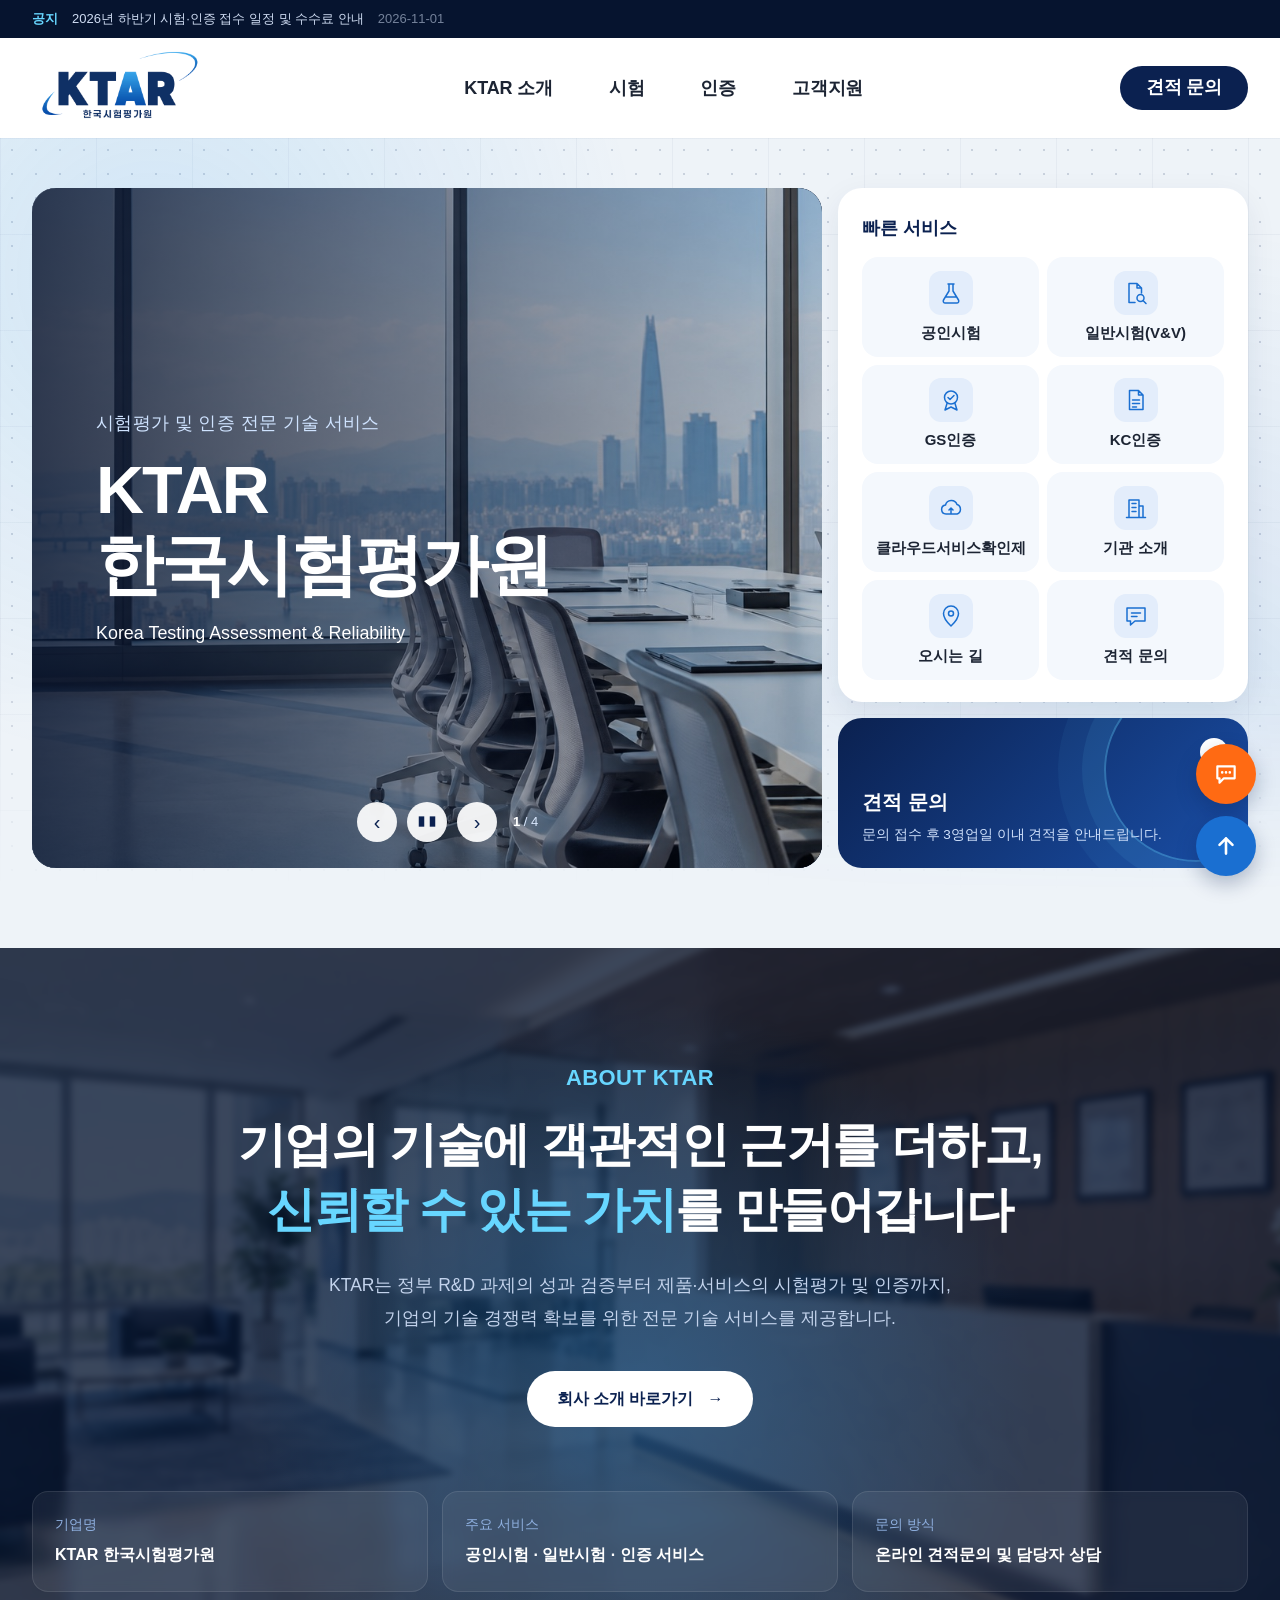
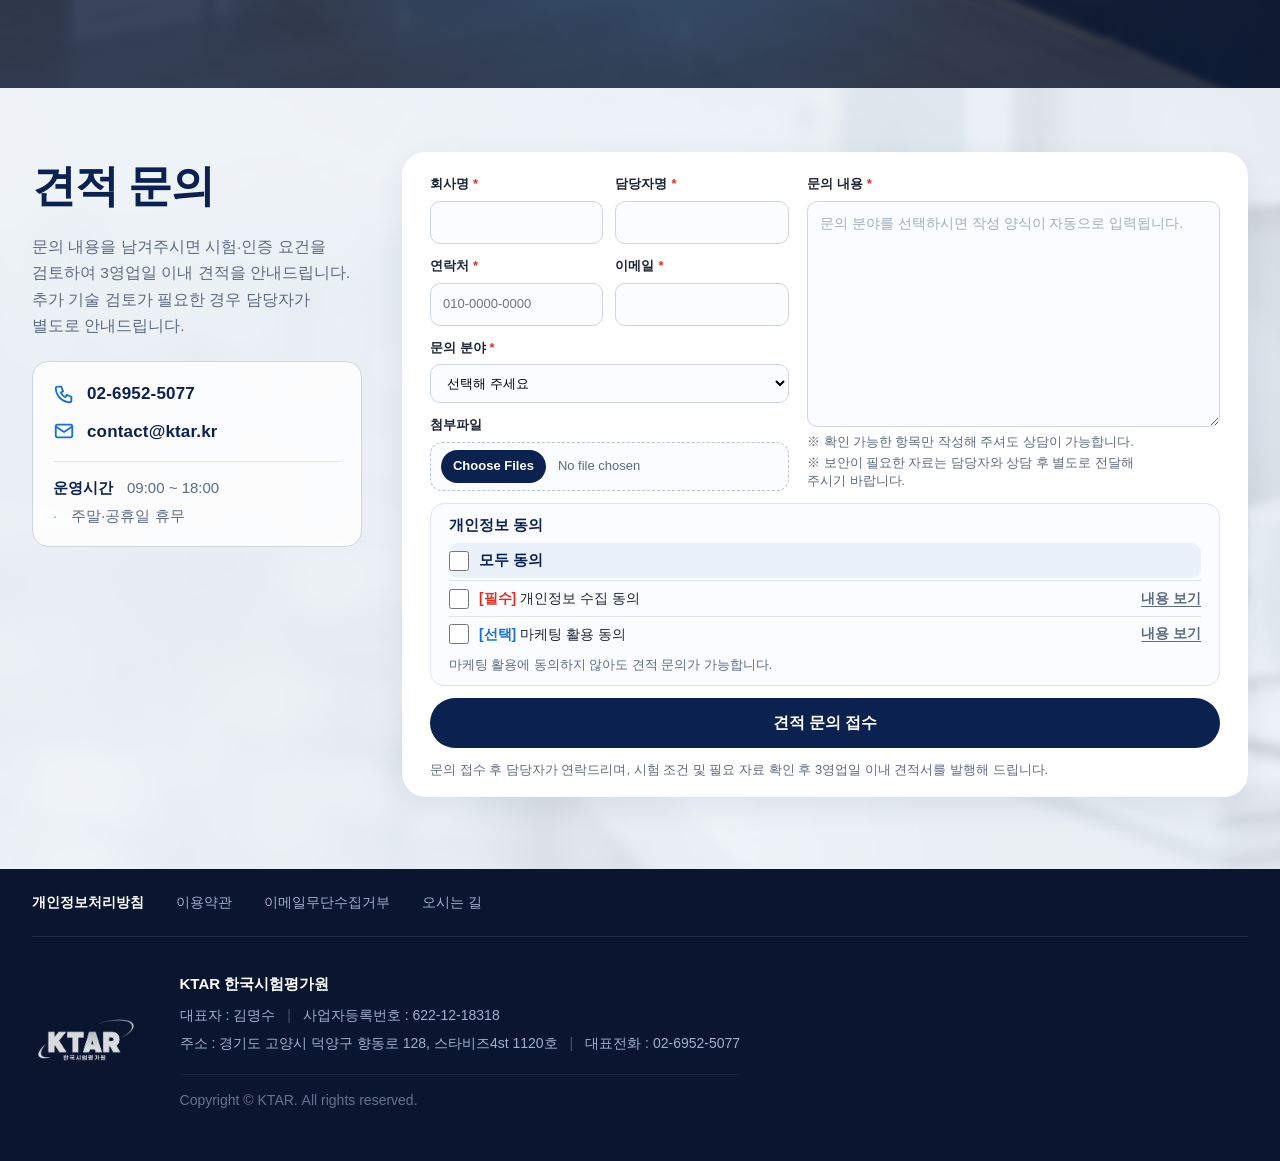
<file: index.html>
<!DOCTYPE html>
<html lang="ko">
<head>
<meta charset="UTF-8">
<meta name="viewport" content="width=device-width, initial-scale=1">
<title>KTAR 한국시험평가원</title>
<meta name="description" content="KTAR 한국시험평가원 – 시험·인증·고객지원 서비스 안내 및 견적 문의">
<link rel="stylesheet" href="css/style.css?v=20261127a">
</head>
<body id="top">

<!-- 아이콘 스프라이트 -->
<svg width="0" height="0" style="position:absolute" aria-hidden="true">
  <defs>
    <symbol id="i-test" viewBox="0 0 48 48"><path d="M18 6h12M20 6v14L9 38a4 4 0 0 0 3.5 6h23A4 4 0 0 0 39 38L28 20V6M14 32h20" fill="none" stroke="currentColor" stroke-width="3" stroke-linecap="round" stroke-linejoin="round"/></symbol>
    <symbol id="i-cert" viewBox="0 0 48 48"><circle cx="24" cy="19" r="13" fill="none" stroke="currentColor" stroke-width="3"/><path d="M18 19l4 4 8-8M16 31l-4 13 12-6 12 6-4-13" fill="none" stroke="currentColor" stroke-width="3" stroke-linecap="round" stroke-linejoin="round"/></symbol>
    <symbol id="i-report" viewBox="0 0 48 48"><path d="M11 5h18l9 9v29H11z M29 5v9h9M17 24h14M17 31h14M17 38h8" fill="none" stroke="currentColor" stroke-width="3" stroke-linecap="round" stroke-linejoin="round"/></symbol>
    <symbol id="i-verify" viewBox="0 0 48 48"><path d="M10 5h16l9 9v10M26 5v9h9M10 5v38h12" fill="none" stroke="currentColor" stroke-width="3" stroke-linecap="round" stroke-linejoin="round"/><circle cx="33" cy="34" r="7" fill="none" stroke="currentColor" stroke-width="3"/><path d="M38 39l6 6" stroke="currentColor" stroke-width="3" stroke-linecap="round"/></symbol>
    <symbol id="i-folder" viewBox="0 0 48 48"><path d="M5 12a3 3 0 0 1 3-3h11l5 6h16a3 3 0 0 1 3 3v19a3 3 0 0 1-3 3H8a3 3 0 0 1-3-3z M24 22v13M18 29l6 6 6-6" fill="none" stroke="currentColor" stroke-width="3" stroke-linecap="round" stroke-linejoin="round"/></symbol>
    <symbol id="i-notice" viewBox="0 0 48 48"><path d="M6 19v10h8l16 9V10l-16 9zM37 17a9 9 0 0 1 0 14" fill="none" stroke="currentColor" stroke-width="3" stroke-linecap="round" stroke-linejoin="round"/></symbol>
    <symbol id="i-map" viewBox="0 0 48 48"><path d="M24 44S9 30 9 19a15 15 0 0 1 30 0c0 11-15 25-15 25z" fill="none" stroke="currentColor" stroke-width="3" stroke-linejoin="round"/><circle cx="24" cy="19" r="5" fill="none" stroke="currentColor" stroke-width="3"/></symbol>
    <symbol id="i-quote" viewBox="0 0 48 48"><path d="M6 8h36v26H22l-9 8v-8H6z M15 18h18M15 25h11" fill="none" stroke="currentColor" stroke-width="3" stroke-linecap="round" stroke-linejoin="round"/></symbol>
    <symbol id="i-cloud" viewBox="0 0 48 48"><path d="M14 36a9 9 0 0 1-1-17.9A12 12 0 0 1 36 17a10 10 0 0 1 0 19z M20 28l4-4 4 4M24 24v10" fill="none" stroke="currentColor" stroke-width="3" stroke-linecap="round" stroke-linejoin="round"/></symbol>
    <symbol id="i-building" viewBox="0 0 48 48"><path d="M10 43V8h20v35M30 20h8v23M5 43h38M16 15h8M16 23h8M16 31h8" fill="none" stroke="currentColor" stroke-width="3" stroke-linecap="round" stroke-linejoin="round"/></symbol>
    <symbol id="i-phone" viewBox="0 0 24 24"><path d="M5 4h4l2 5-2.5 1.5a11 11 0 0 0 5 5L15 13l5 2v4a2 2 0 0 1-2 2A16 16 0 0 1 3 6a2 2 0 0 1 2-2" fill="none" stroke="currentColor" stroke-width="2" stroke-linejoin="round"/></symbol>
    <symbol id="i-mail" viewBox="0 0 24 24"><rect x="3" y="5" width="18" height="14" rx="2" fill="none" stroke="currentColor" stroke-width="2"/><path d="M3 7l9 6 9-6" fill="none" stroke="currentColor" stroke-width="2" stroke-linejoin="round"/></symbol>
    <symbol id="i-menu" viewBox="0 0 24 24"><path d="M4 7h16M4 12h16M4 17h16" stroke="currentColor" stroke-width="2" stroke-linecap="round"/></symbol>
    <symbol id="i-chat" viewBox="0 0 24 24"><path d="M4 5h16v11H10l-4 4v-4H4z" fill="none" stroke="currentColor" stroke-width="2" stroke-linejoin="round"/><path d="M8.5 10.5h.01M12 10.5h.01M15.5 10.5h.01" stroke="currentColor" stroke-width="2.4" stroke-linecap="round"/></symbol>
    <symbol id="i-up" viewBox="0 0 24 24"><path d="M12 19V5M6 11l6-6 6 6" fill="none" stroke="currentColor" stroke-width="2.4" stroke-linecap="round" stroke-linejoin="round"/></symbol>
  </defs>
</svg>

<!-- 상단 공지 바 -->
<div class="topbar">
  <div class="topbar__inner">
    <a href="#" class="topbar__notice"><b>공지</b><span>2026년 하반기 시험·인증 접수 일정 및 수수료 안내</span><time>2026-11-01</time></a>
  </div>
</div>

<header class="header" id="header">
  <div class="header__inner">
    <a href="index.html" class="logo"><img class="logo__white" src="images/logo-white.png" alt="KTAR 한국시험평가원"><img class="logo__color" src="images/logo-color.png" alt="" aria-hidden="true"></a>
    <nav class="gnb" id="gnb" aria-label="주요 메뉴">
      <ul>
        <li><a href="about/intro.html">KTAR 소개</a>
          <ul class="sub">
            <li><a href="about/intro.html">기관 소개</a></li>
            <li><a href="about/location.html">오시는 길</a></li>
          </ul>
        </li>
        <li><a href="test/certified.html">시험</a>
          <ul class="sub">
            <li><a href="test/certified.html">공인시험</a></li>
            <li><a href="test/vv.html">일반시험(V&V)</a></li>
          </ul>
        </li>
        <li><a href="cert/gs.html">인증</a>
          <ul class="sub">
            <li><a href="cert/gs.html">GS인증</a></li>
            <li><a href="cert/kc.html">KC인증</a></li>
            <li><a href="cert/cloud.html">클라우드서비스확인제</a></li>
          </ul>
        </li>
        <li><a href="index.html#inquiry">고객지원</a>
          <ul class="sub">
            <li><a href="index.html#inquiry">견적문의</a></li>
          </ul>
        </li>
      </ul>
    </nav>
    <div class="util">
      <a href="#inquiry" class="util__quote">견적 문의</a>
      <button type="button" aria-label="전체 메뉴" aria-expanded="false" aria-controls="gnb" data-nav-toggle><svg><use href="#i-menu"/></svg></button>
    </div>
  </div>
</header>

<main>
  <!-- ① 메인 비주얼(이미지 슬라이드 4장) + ② 주요 서비스 바로가기 -->
  <section class="visual">
    <div class="inner inner--wide visual__grid">
      <div class="hero" aria-roledescription="carousel" aria-label="메인 비주얼">
        <div class="slides">
          <article class="slide slide--1 is-active">
            <div class="slide__txt">
              <p class="slide__sub">시험평가 및 인증 전문 기술 서비스</p>
              <h1>KTAR 한국시험평가원</h1>
              <p class="slide__en">Korea Testing Assessment &amp; Reliability</p>
            </div>
          </article>
          <article class="slide slide--2">
            <div class="slide__txt">
              <p class="slide__sub">정부 R&amp;D 과제의 정량적 목표 및 성과 검증</p>
              <h2>연구개발 성과를 객관적인 근거로</h2>
              <p class="slide__en">R&amp;D Testing &amp; Evaluation</p>
            </div>
          </article>
          <article class="slide slide--3">
            <div class="slide__txt">
              <p class="slide__sub">제품•서비스의 특성과 목적에 맞는 공인시험 및 일반 시험</p>
              <h2>기술의 성능을 신뢰할 수 있는 결과로</h2>
              <p class="slide__en">Testing &amp; Assessment Services</p>
            </div>
          </article>
          <article class="slide slide--4">
            <div class="slide__txt">
              <p class="slide__sub">GS인증 • KC인증 • 클라우드서비스 확인제</p>
              <h2>제품과 서비스의 신뢰, 인증을 통한 경쟁력</h2>
              <p class="slide__en">Certification &amp; Verification Services</p>
            </div>
          </article>
        </div>
        <div class="ctrl" aria-label="슬라이드 제어">
          <button type="button" data-act="prev" aria-label="이전">&#8249;</button>
          <button type="button" data-act="toggle" aria-label="일시정지" class="ctrl__toggle">&#10074;&#10074;</button>
          <button type="button" data-act="next" aria-label="다음">&#8250;</button>
          <span class="ctrl__count"><b id="cur">1</b> / 4</span>
        </div>
      </div>

      <nav class="qs" aria-label="주요 서비스 바로가기">
        <h2>빠른 서비스</h2>
        <ul class="qs__grid">
          <li><a href="test/certified.html"><span class="qs__ic"><svg><use href="#i-test"/></svg></span>공인시험</a></li>
          <li><a href="test/vv.html"><span class="qs__ic"><svg><use href="#i-verify"/></svg></span>일반시험(V&amp;V)</a></li>
          <li><a href="cert/gs.html"><span class="qs__ic"><svg><use href="#i-cert"/></svg></span>GS인증</a></li>
          <li><a href="cert/kc.html"><span class="qs__ic"><svg><use href="#i-report"/></svg></span>KC인증</a></li>
          <li><a href="cert/cloud.html"><span class="qs__ic"><svg><use href="#i-cloud"/></svg></span>클라우드서비스확인제</a></li>
          <li><a href="about/intro.html"><span class="qs__ic"><svg><use href="#i-building"/></svg></span>기관 소개</a></li>
          <li><a href="about/location.html"><span class="qs__ic"><svg><use href="#i-map"/></svg></span>오시는 길</a></li>
          <li><a href="#inquiry"><span class="qs__ic"><svg><use href="#i-quote"/></svg></span>견적 문의</a></li>
        </ul>
      </nav>

      <a href="#inquiry" class="promo"><b>견적 문의</b><span>문의 접수 후 3영업일 이내 견적을 안내드립니다.</span><i aria-hidden="true">&#8599;</i></a>
    </div>
  </section>

  <!-- ② 기관 소개 요약 -->
  <section class="about">
    <div class="inner inner--wide">
      <p class="about__label">ABOUT KTAR</p>
      <h2>기업의 기술에 객관적인 근거를 더하고,<br><em>신뢰할 수 있는 가치</em>를 만들어갑니다</h2>
      <p class="about__text">KTAR는 정부 R&amp;D 과제의 성과 검증부터 제품·서비스의 시험평가 및 인증까지, 기업의 기술 경쟁력 확보를 위한 전문 기술 서비스를 제공합니다.</p>
      <a href="about/intro.html" class="more">회사 소개 바로가기 <span>→</span></a>
      <dl class="about__facts about__facts--3">
        <div><dt>기업명</dt><dd>KTAR 한국시험평가원</dd></div>
        <div><dt>주요 서비스</dt><dd>공인시험 · 일반시험 · 인증 서비스</dd></div>
        <div><dt>문의 방식</dt><dd>온라인 견적문의 및 담당자 상담</dd></div>
      </dl>
    </div>
  </section>

  <!-- ③ 견적 문의 폼 -->
  <section class="inquiry" id="inquiry">
    <div class="inner inner--wide inquiry__inner">
      <div class="inquiry__head">
        <h2>견적 문의</h2>
        <p>문의 내용을 남겨주시면 시험·인증 요건을 검토하여 3영업일 이내 견적을 안내드립니다. 추가 기술 검토가 필요한 경우 담당자가 별도로 안내드립니다.</p>
        <div class="inquiry__contact">
          <ul>
            <li><svg aria-hidden="true"><use href="#i-phone"/></svg><a href="tel:02-6952-5077">02-6952-5077</a></li>
            <li><svg aria-hidden="true"><use href="#i-mail"/></svg><a href="mailto:contact@ktar.kr">contact@ktar.kr</a></li>
          </ul>
          <dl class="inquiry__hours"><dt>운영시간</dt><dd>09:00 ~ 18:00</dd><dd>주말·공휴일 휴무</dd></dl>
        </div>
      </div>
      <form class="form" id="inquiryForm" action="#" method="post" enctype="multipart/form-data" novalidate>
        <div class="form__main">
          <div class="form__fields">
            <div class="form__row">
              <label>회사명 <i>*</i><input type="text" name="company" required></label>
              <label>담당자명 <i>*</i><input type="text" name="name" required></label>
            </div>
            <div class="form__row">
              <label>연락처 <i>*</i><input type="tel" name="tel" placeholder="010-0000-0000" required></label>
              <label>이메일 <i>*</i><input type="email" name="email" required></label>
            </div>
            <label>문의 분야 <i>*</i>
              <select name="type" id="inquiryType" required>
                <option value="">선택해 주세요</option>
                <option data-guide="certified">공인시험</option><option data-guide="vv">일반시험(V&amp;V)</option><option>GS인증</option><option data-guide="kc">KC인증</option><option>클라우드서비스</option><option>기타</option>
              </select>
            </label>
            <label>첨부파일<input type="file" name="files" multiple></label>
          </div>
          <div class="form__field">
            <label for="inquiryMessage">문의 내용 <i>*</i></label>
            <textarea name="message" id="inquiryMessage" rows="8" required></textarea>
            <ul class="form__hint">
              <li>※ 확인 가능한 항목만 작성해 주셔도 상담이 가능합니다.</li>
              <li>※ 보안이 필요한 자료는 담당자와 상담 후 별도로 전달해 주시기 바랍니다.</li>
            </ul>
          </div>
        </div>
        <fieldset class="agree" id="agreeBox">
          <legend class="agree__title">개인정보 동의</legend>
          <label class="agree__row agree__row--all"><input type="checkbox" data-agree-all><span>모두 동의</span></label>
          <div class="agree__row">
            <label><input type="checkbox" name="agree_privacy" value="Y" data-agree required><span><em class="agree__req">[필수]</em> 개인정보 수집 동의</span></label>
            <a href="legal/consent-privacy.html" data-legal class="agree__view">내용 보기</a>
          </div>
          <div class="agree__row">
            <label><input type="checkbox" name="agree_marketing" value="Y" data-agree><span><em class="agree__sel">[선택]</em> 마케팅 활용 동의</span></label>
            <a href="legal/consent-marketing.html" data-legal class="agree__view">내용 보기</a>
          </div>
          <p class="agree__note">마케팅 활용에 동의하지 않아도 견적 문의가 가능합니다.</p>
        </fieldset>
        <p class="form__msg" role="status" aria-live="polite" hidden></p>
        <button type="submit" class="submit">견적 문의 접수</button>
        <p class="form__note">문의 접수 후 담당자가 연락드리며, 시험 조건 및 필요 자료 확인 후 3영업일 이내 견적서를 발행해 드립니다.</p>
      </form>
    </div>
  </section>
</main>

<footer class="footer">
  <div class="inner">
    <ul class="footer__links">
      <li><a href="#"><b>개인정보처리방침</b></a></li>
      <li><a href="legal/terms.html" data-legal>이용약관</a></li>
      <li><a href="#">이메일무단수집거부</a></li>
      <li><a href="about/location.html">오시는 길</a></li>
    </ul>
    <div class="footer__body">
      <img src="images/logo-white.png" alt="KTAR 한국시험평가원" class="footer__logo">
      <address>
        <p class="footer__name">KTAR 한국시험평가원</p>
        <p class="footer__info"><span>대표자 : 김명수</span><span>사업자등록번호 : 622-12-18318</span></p>
        <p class="footer__info"><span>주소 : 경기도 고양시 덕양구 향동로 128, 스타비즈4st 1120호</span><span>대표전화 : <a href="tel:02-6952-5077">02-6952-5077</a></span></p>
        <p class="footer__copy">Copyright © KTAR. All rights reserved.</p>
      </address>
    </div>
  </div>
</footer>

<aside class="float" aria-label="빠른 메뉴">
  <a href="#inquiry" class="float__a" aria-label="견적 문의"><svg><use href="#i-chat"/></svg></a>
  <a href="#top" class="float__b" aria-label="맨 위로"><svg><use href="#i-up"/></svg></a>
</aside>

<script src="js/main.js?v=20261125c"></script>
<script src="js/nav.js?v=20261124b"></script>
<script src="js/wrap.js?v=20261125r"></script>
<script src="js/legal.js?v=20261125c"></script>
</body>
</html>
</file>
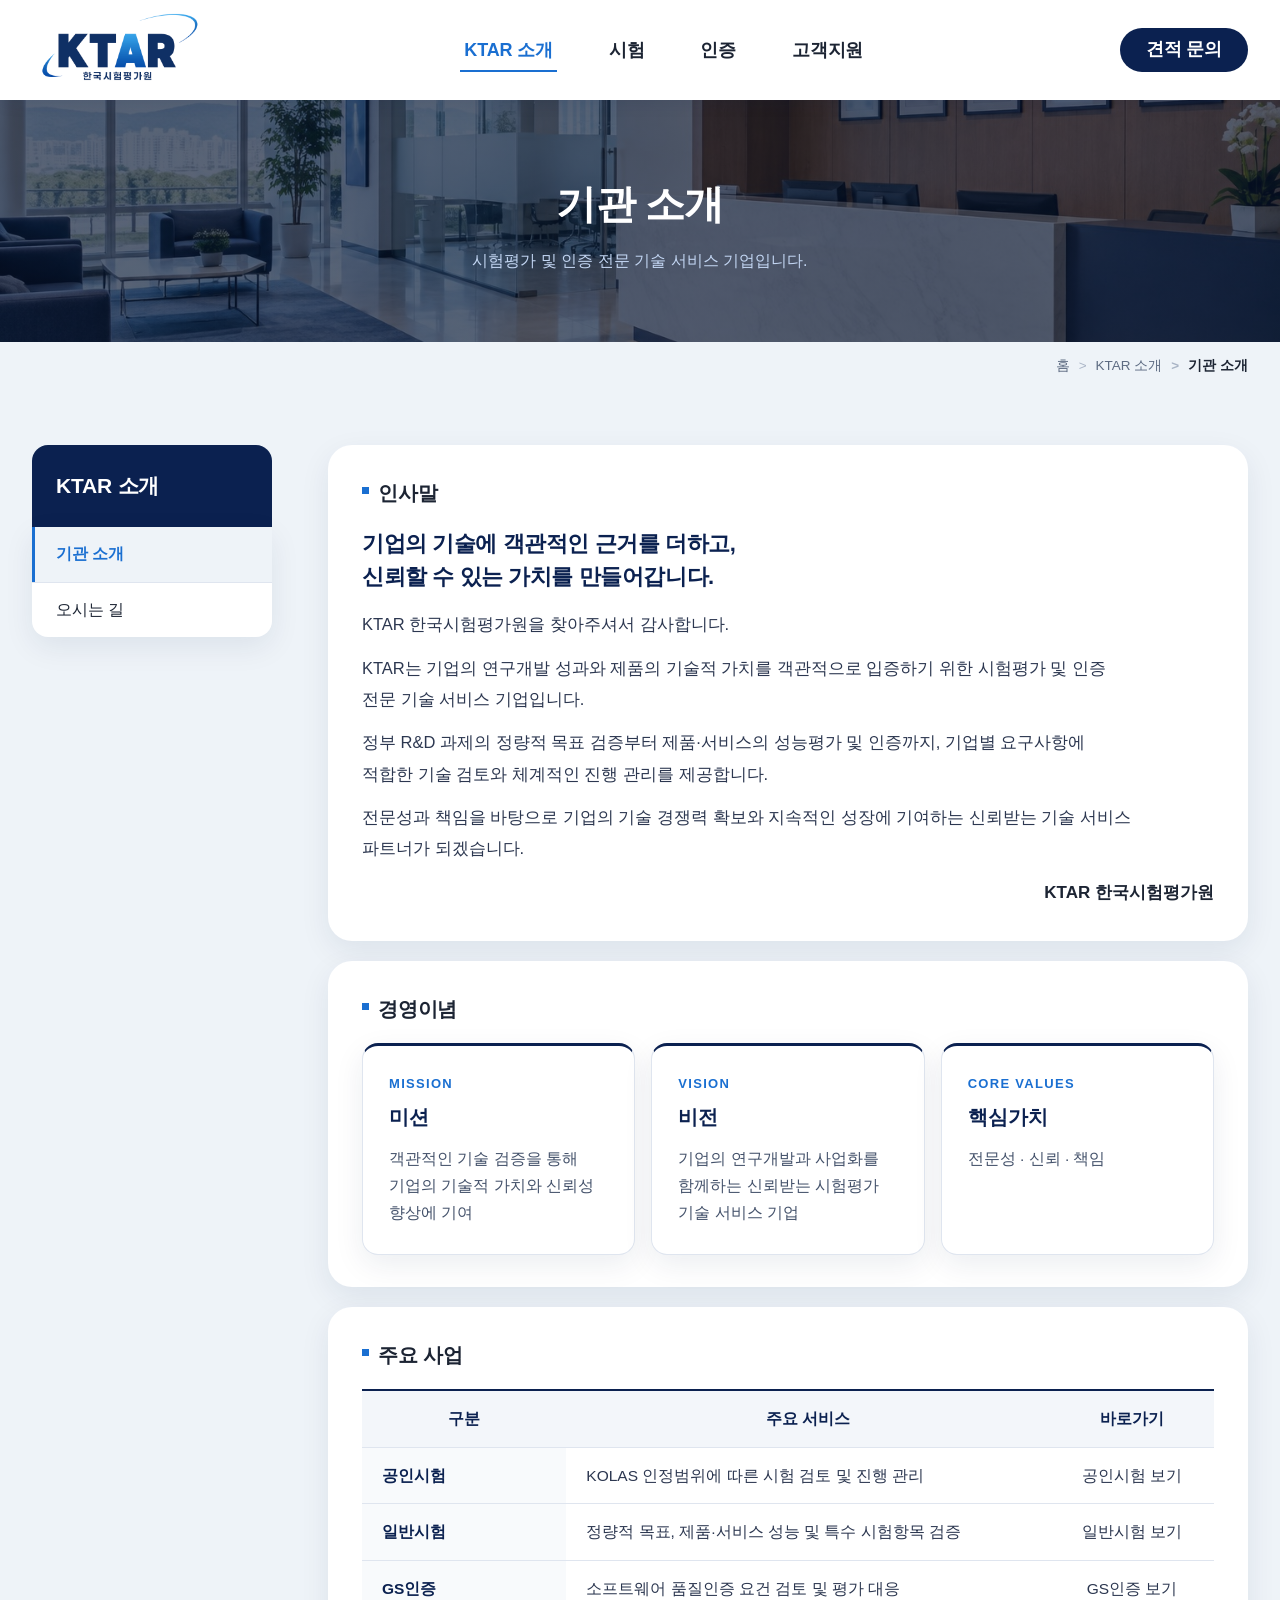
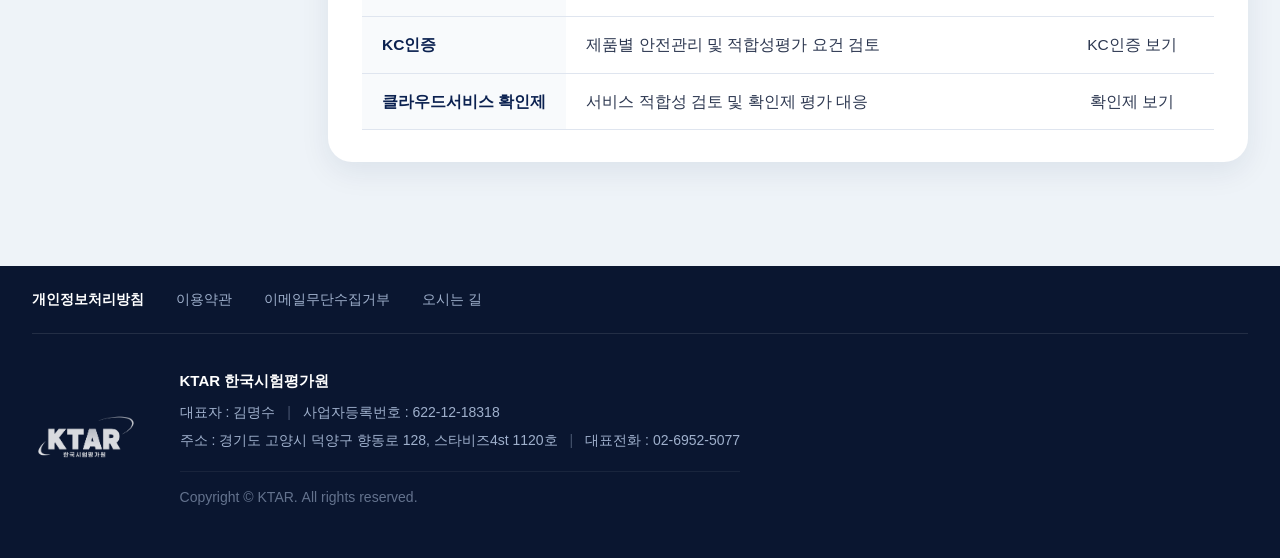
<file: about/intro.html>
<!DOCTYPE html>
<html lang="ko">
<head>
<meta charset="UTF-8">
<meta name="viewport" content="width=device-width, initial-scale=1">
<title>기관 소개 | KTAR 한국시험평가원</title>
<meta name="description" content="시험평가 및 인증 전문 기술 서비스 기업입니다.">
<link rel="stylesheet" href="../css/style.css?v=20261127a">
<link rel="stylesheet" href="../css/sub.css?v=20261127a">
</head>
<body class="sub">

<svg width="0" height="0" style="position:absolute" aria-hidden="true">
  <defs>
    <symbol id="i-menu" viewBox="0 0 24 24"><path d="M4 7h16M4 12h16M4 17h16" stroke="currentColor" stroke-width="2" stroke-linecap="round"/></symbol>
    <symbol id="i-map" viewBox="0 0 48 48"><path d="M24 44S9 30 9 19a15 15 0 0 1 30 0c0 11-15 25-15 25z" fill="currentColor" fill-opacity=".15" stroke="currentColor" stroke-width="3" stroke-linejoin="round"/><circle cx="24" cy="19" r="5" fill="none" stroke="currentColor" stroke-width="3"/></symbol>
  </defs>
</svg>

<header class="header is-solid" id="header">
  <div class="header__inner">
    <a href="../index.html" class="logo"><img class="logo__white" src="../images/logo-white.png" alt="KTAR 한국시험평가원"><img class="logo__color" src="../images/logo-color.png" alt="" aria-hidden="true"></a>
    <nav class="gnb" id="gnb" aria-label="주요 메뉴">
      <ul>
        <li class="is-current"><a href="../about/intro.html">KTAR 소개</a>
          <ul class="sub">
            <li><a href="../about/intro.html">기관 소개</a></li>
            <li><a href="../about/location.html">오시는 길</a></li>
          </ul>
        </li>
        <li><a href="../test/certified.html">시험</a>
          <ul class="sub">
            <li><a href="../test/certified.html">공인시험</a></li>
            <li><a href="../test/vv.html">일반시험(V&V)</a></li>
          </ul>
        </li>
        <li><a href="../cert/gs.html">인증</a>
          <ul class="sub">
            <li><a href="../cert/gs.html">GS인증</a></li>
            <li><a href="../cert/kc.html">KC인증</a></li>
            <li><a href="../cert/cloud.html">클라우드서비스확인제</a></li>
          </ul>
        </li>
        <li><a href="../index.html#inquiry">고객지원</a>
          <ul class="sub">
            <li><a href="../index.html#inquiry">견적문의</a></li>
          </ul>
        </li>
      </ul>
    </nav>
    <div class="util">
      <a href="../index.html#inquiry" class="util__quote">견적 문의</a>
      <button type="button" aria-label="전체 메뉴" aria-expanded="false" aria-controls="gnb" data-nav-toggle><svg><use href="#i-menu"/></svg></button>
    </div>
  </div>
</header>

<main>
  <section class="sub-hero sub-hero--intro">
    <div class="inner sub-hero__inner">
      <h1>기관 소개</h1>
      <p class="sub-hero__lead">시험평가 및 인증 전문 기술 서비스 기업입니다.</p>
    </div>
  </section>
  <div class="crumbbar">
    <div class="inner">
      <ol class="crumb" aria-label="현재 위치">
        <li><a href="../index.html">홈</a></li>
        <li>KTAR 소개</li>
        <li aria-current="page">기관 소개</li>
      </ol>
    </div>
  </div>
  <div class="inner sub-wrap">
    <aside class="lnb" aria-label="KTAR 소개 메뉴">
      <h2>KTAR 소개</h2>
      <ul><li><a href="../about/intro.html" aria-current="page">기관 소개</a></li><li><a href="../about/location.html">오시는 길</a></li></ul>
    </aside>
    <div class="doc">
      <section class="sec">
        <h3>인사말</h3>
        <div class="greet greet--solo"><div class="text"><strong>기업의 기술에 객관적인 근거를 더하고,<br>신뢰할 수 있는 가치를 만들어갑니다.</strong><p>KTAR 한국시험평가원을 찾아주셔서 감사합니다.</p><p>KTAR는 기업의 연구개발 성과와 제품의 기술적 가치를 객관적으로 입증하기 위한 시험평가 및 인증 전문 기술 서비스 기업입니다.</p><p>정부 R&amp;D 과제의 정량적 목표 검증부터 제품·서비스의 성능평가 및 인증까지, 기업별 요구사항에 적합한 기술 검토와 체계적인 진행 관리를 제공합니다.</p><p>전문성과 책임을 바탕으로 기업의 기술 경쟁력 확보와 지속적인 성장에 기여하는 신뢰받는 기술 서비스 파트너가 되겠습니다.</p><p class="sign"><b>KTAR 한국시험평가원</b></p></div></div>
      </section>
      <section class="sec">
        <h3>경영이념</h3>
        <ul class="ideo"><li><small>MISSION</small><b>미션</b><p>객관적인 기술 검증을 통해 기업의 기술적 가치와 신뢰성 향상에 기여</p></li><li><small>VISION</small><b>비전</b><p>기업의 연구개발과 사업화를 함께하는 신뢰받는 시험평가 기술 서비스 기업</p></li><li><small>CORE VALUES</small><b>핵심가치</b><p>전문성 · 신뢰 · 책임</p></li></ul>
      </section>
      <section class="sec">
        <h3>주요 사업</h3>
        <div class="tbl-wrap"><table class="tbl"><thead><tr><th scope="col">구분</th><th scope="col">주요 서비스</th><th scope="col">바로가기</th></tr></thead><tbody><tr><th scope="row">공인시험</th><td>KOLAS 인정범위에 따른 시험 검토 및 진행 관리</td><td class="c"><a href="../test/certified.html">공인시험 보기</a></td></tr><tr><th scope="row">일반시험</th><td>정량적 목표, 제품·서비스 성능 및 특수 시험항목 검증</td><td class="c"><a href="../test/vv.html">일반시험 보기</a></td></tr><tr><th scope="row">GS인증</th><td>소프트웨어 품질인증 요건 검토 및 평가 대응</td><td class="c"><a href="../cert/gs.html">GS인증 보기</a></td></tr><tr><th scope="row">KC인증</th><td>제품별 안전관리 및 적합성평가 요건 검토</td><td class="c"><a href="../cert/kc.html">KC인증 보기</a></td></tr><tr><th scope="row">클라우드서비스 확인제</th><td>서비스 적합성 검토 및 확인제 평가 대응</td><td class="c"><a href="../cert/cloud.html">확인제 보기</a></td></tr></tbody></table></div>
      </section>
    </div>
  </div>
</main>

<footer class="footer">
  <div class="inner">
    <ul class="footer__links">
      <li><a href="#"><b>개인정보처리방침</b></a></li>
      <li><a href="../legal/terms.html" data-legal>이용약관</a></li>
      <li><a href="#">이메일무단수집거부</a></li>
      <li><a href="../about/location.html">오시는 길</a></li>
    </ul>
    <div class="footer__body">
      <img src="../images/logo-white.png" alt="KTAR 한국시험평가원" class="footer__logo">
      <address>
        <p class="footer__name">KTAR 한국시험평가원</p>
        <p class="footer__info"><span>대표자 : 김명수</span><span>사업자등록번호 : 622-12-18318</span></p>
        <p class="footer__info"><span>주소 : 경기도 고양시 덕양구 향동로 128, 스타비즈4st 1120호</span><span>대표전화 : <a href="tel:02-6952-5077">02-6952-5077</a></span></p>
        <p class="footer__copy">Copyright © KTAR. All rights reserved.</p>
      </address>
    </div>
  </div>
</footer>

<script src="../js/nav.js?v=20261124b"></script>
<script src="../js/wrap.js?v=20261125r"></script>
<script src="../js/legal.js?v=20261125c"></script>
</body>
</html>
</file>
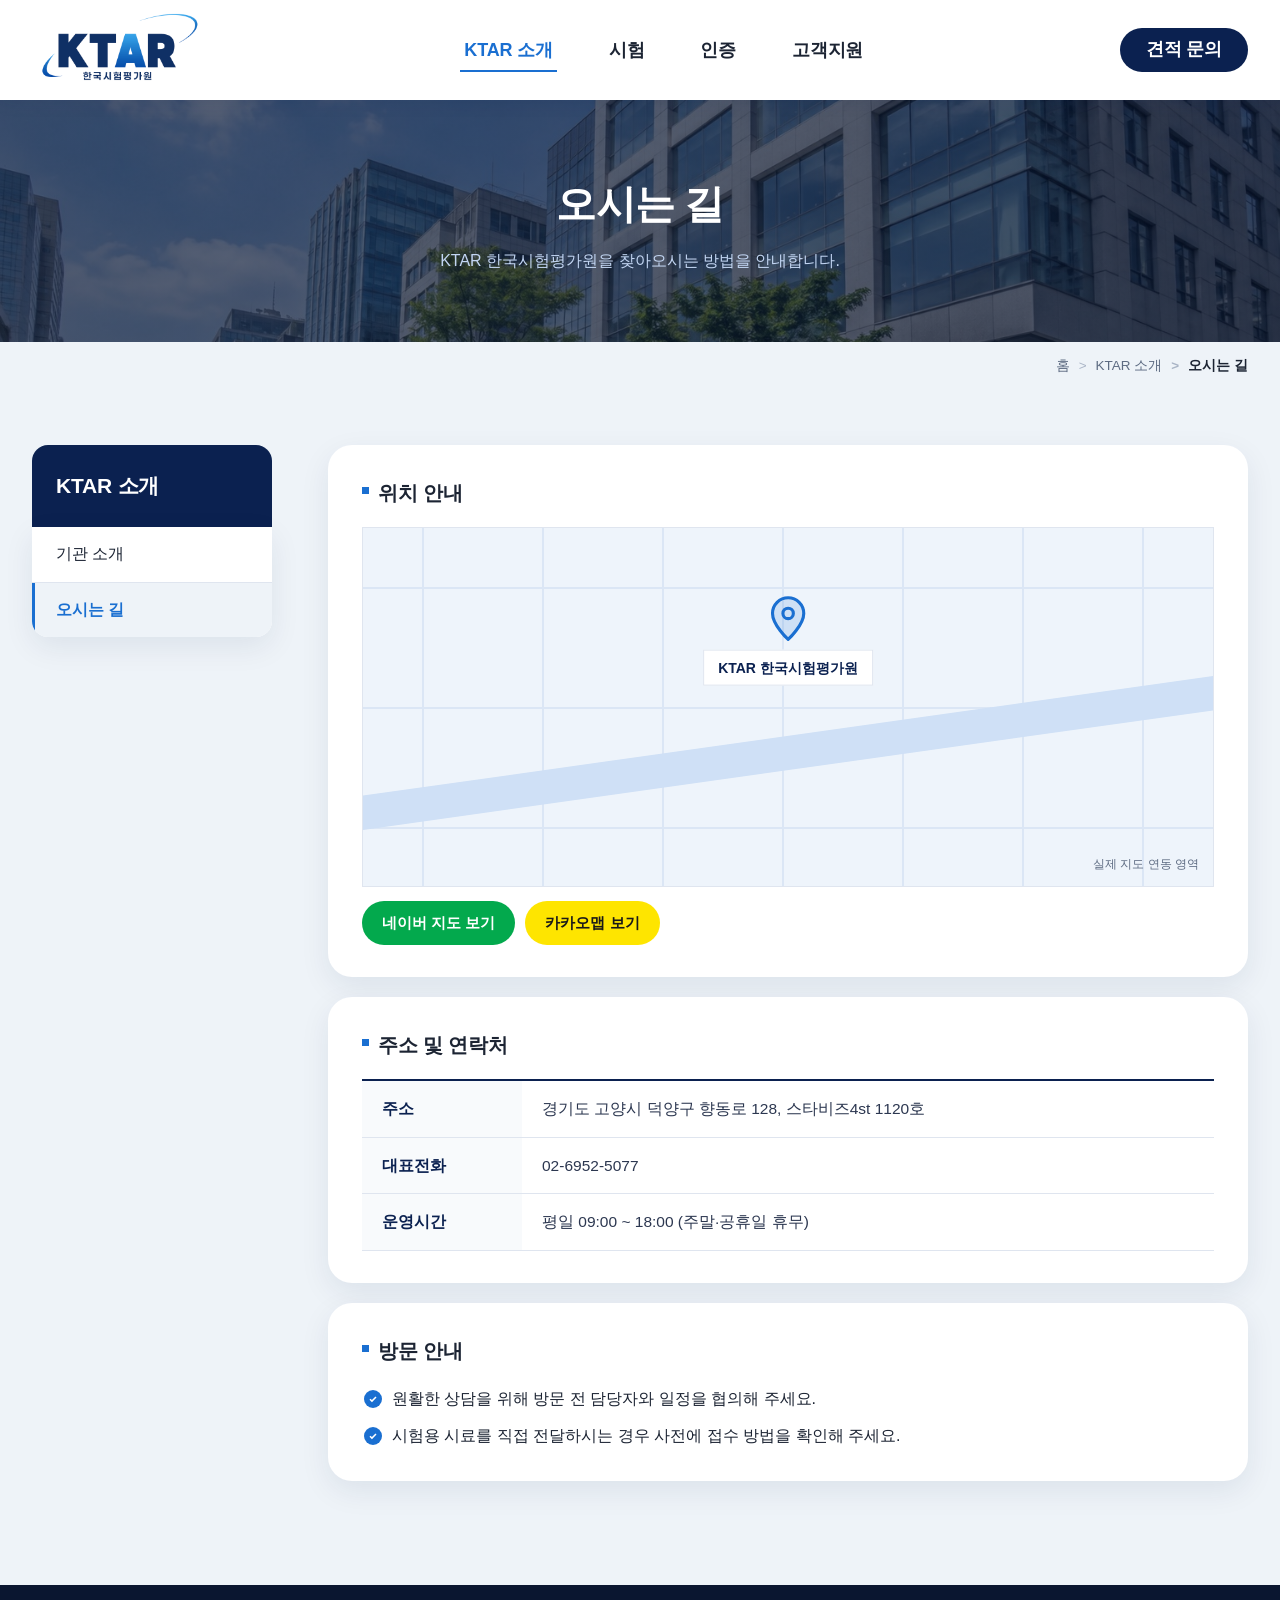
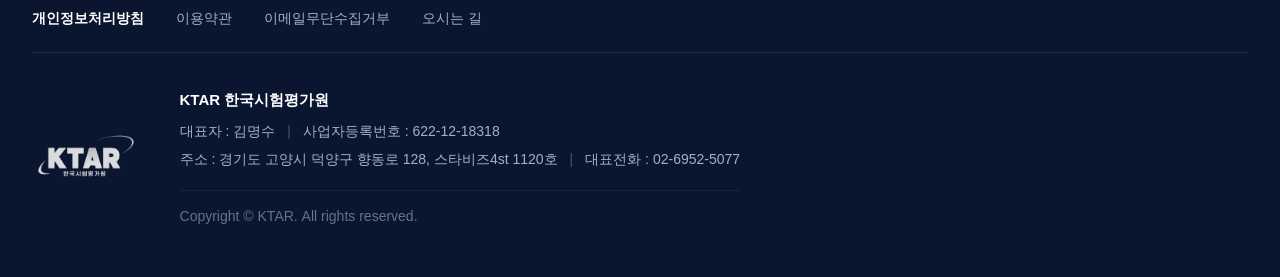
<file: about/location.html>
<!DOCTYPE html>
<html lang="ko">
<head>
<meta charset="UTF-8">
<meta name="viewport" content="width=device-width, initial-scale=1">
<title>오시는 길 | KTAR 한국시험평가원</title>
<meta name="description" content="KTAR 한국시험평가원을 찾아오시는 방법을 안내합니다.">
<link rel="stylesheet" href="../css/style.css?v=20261127a">
<link rel="stylesheet" href="../css/sub.css?v=20261127a">
</head>
<body class="sub">

<svg width="0" height="0" style="position:absolute" aria-hidden="true">
  <defs>
    <symbol id="i-menu" viewBox="0 0 24 24"><path d="M4 7h16M4 12h16M4 17h16" stroke="currentColor" stroke-width="2" stroke-linecap="round"/></symbol>
    <symbol id="i-map" viewBox="0 0 48 48"><path d="M24 44S9 30 9 19a15 15 0 0 1 30 0c0 11-15 25-15 25z" fill="currentColor" fill-opacity=".15" stroke="currentColor" stroke-width="3" stroke-linejoin="round"/><circle cx="24" cy="19" r="5" fill="none" stroke="currentColor" stroke-width="3"/></symbol>
  </defs>
</svg>

<header class="header is-solid" id="header">
  <div class="header__inner">
    <a href="../index.html" class="logo"><img class="logo__white" src="../images/logo-white.png" alt="KTAR 한국시험평가원"><img class="logo__color" src="../images/logo-color.png" alt="" aria-hidden="true"></a>
    <nav class="gnb" id="gnb" aria-label="주요 메뉴">
      <ul>
        <li class="is-current"><a href="../about/intro.html">KTAR 소개</a>
          <ul class="sub">
            <li><a href="../about/intro.html">기관 소개</a></li>
            <li><a href="../about/location.html">오시는 길</a></li>
          </ul>
        </li>
        <li><a href="../test/certified.html">시험</a>
          <ul class="sub">
            <li><a href="../test/certified.html">공인시험</a></li>
            <li><a href="../test/vv.html">일반시험(V&V)</a></li>
          </ul>
        </li>
        <li><a href="../cert/gs.html">인증</a>
          <ul class="sub">
            <li><a href="../cert/gs.html">GS인증</a></li>
            <li><a href="../cert/kc.html">KC인증</a></li>
            <li><a href="../cert/cloud.html">클라우드서비스확인제</a></li>
          </ul>
        </li>
        <li><a href="../index.html#inquiry">고객지원</a>
          <ul class="sub">
            <li><a href="../index.html#inquiry">견적문의</a></li>
          </ul>
        </li>
      </ul>
    </nav>
    <div class="util">
      <a href="../index.html#inquiry" class="util__quote">견적 문의</a>
      <button type="button" aria-label="전체 메뉴" aria-expanded="false" aria-controls="gnb" data-nav-toggle><svg><use href="#i-menu"/></svg></button>
    </div>
  </div>
</header>

<main>
  <section class="sub-hero sub-hero--location">
    <div class="inner sub-hero__inner">
      <h1>오시는 길</h1>
      <p class="sub-hero__lead">KTAR 한국시험평가원을 찾아오시는 방법을 안내합니다.</p>
    </div>
  </section>
  <div class="crumbbar">
    <div class="inner">
      <ol class="crumb" aria-label="현재 위치">
        <li><a href="../index.html">홈</a></li>
        <li>KTAR 소개</li>
        <li aria-current="page">오시는 길</li>
      </ol>
    </div>
  </div>
  <div class="inner sub-wrap">
    <aside class="lnb" aria-label="KTAR 소개 메뉴">
      <h2>KTAR 소개</h2>
      <ul><li><a href="../about/intro.html">기관 소개</a></li><li><a href="../about/location.html" aria-current="page">오시는 길</a></li></ul>
    </aside>
    <div class="doc">
      <section class="sec">
        <h3>위치 안내</h3>
        <div class="map" role="img" aria-label="KTAR 한국시험평가원 위치"><div class="map__pin"><svg><use href="#i-map"/></svg><span>KTAR 한국시험평가원</span></div><span class="map__note">실제 지도 연동 영역</span></div><div class="map__btns"><a class="map__btn map__btn--naver" href="https://map.naver.com/p/search/%EA%B2%BD%EA%B8%B0%EB%8F%84%20%EA%B3%A0%EC%96%91%EC%8B%9C%20%EB%8D%95%EC%96%91%EA%B5%AC%20%ED%96%A5%EB%8F%99%EB%A1%9C%20128" target="_blank" rel="noopener">네이버 지도 보기</a><a class="map__btn map__btn--kakao" href="https://map.kakao.com/?q=%EA%B2%BD%EA%B8%B0%EB%8F%84%20%EA%B3%A0%EC%96%91%EC%8B%9C%20%EB%8D%95%EC%96%91%EA%B5%AC%20%ED%96%A5%EB%8F%99%EB%A1%9C%20128" target="_blank" rel="noopener">카카오맵 보기</a></div>
      </section>
      <section class="sec">
        <h3>주소 및 연락처</h3>
        <div class="tbl-wrap"><table class="tbl"><tbody><tr><th scope="row">주소</th><td>경기도 고양시 덕양구 향동로 128, 스타비즈4st 1120호</td></tr><tr><th scope="row">대표전화</th><td><a href="tel:02-6952-5077">02-6952-5077</a></td></tr><tr><th scope="row">운영시간</th><td>평일 09:00 ~ 18:00 (주말·공휴일 휴무)</td></tr></tbody></table></div>
      </section>
      <section class="sec">
        <h3>방문 안내</h3>
        <ul class="chk-list"><li>원활한 상담을 위해 방문 전 담당자와 일정을 협의해 주세요.</li><li>시험용 시료를 직접 전달하시는 경우 사전에 접수 방법을 확인해 주세요.</li></ul>
      </section>
    </div>
  </div>
</main>

<footer class="footer">
  <div class="inner">
    <ul class="footer__links">
      <li><a href="#"><b>개인정보처리방침</b></a></li>
      <li><a href="../legal/terms.html" data-legal>이용약관</a></li>
      <li><a href="#">이메일무단수집거부</a></li>
      <li><a href="../about/location.html">오시는 길</a></li>
    </ul>
    <div class="footer__body">
      <img src="../images/logo-white.png" alt="KTAR 한국시험평가원" class="footer__logo">
      <address>
        <p class="footer__name">KTAR 한국시험평가원</p>
        <p class="footer__info"><span>대표자 : 김명수</span><span>사업자등록번호 : 622-12-18318</span></p>
        <p class="footer__info"><span>주소 : 경기도 고양시 덕양구 향동로 128, 스타비즈4st 1120호</span><span>대표전화 : <a href="tel:02-6952-5077">02-6952-5077</a></span></p>
        <p class="footer__copy">Copyright © KTAR. All rights reserved.</p>
      </address>
    </div>
  </div>
</footer>

<script src="../js/nav.js?v=20261124b"></script>
<script src="../js/wrap.js?v=20261125r"></script>
<script src="../js/legal.js?v=20261125c"></script>
</body>
</html>
</file>
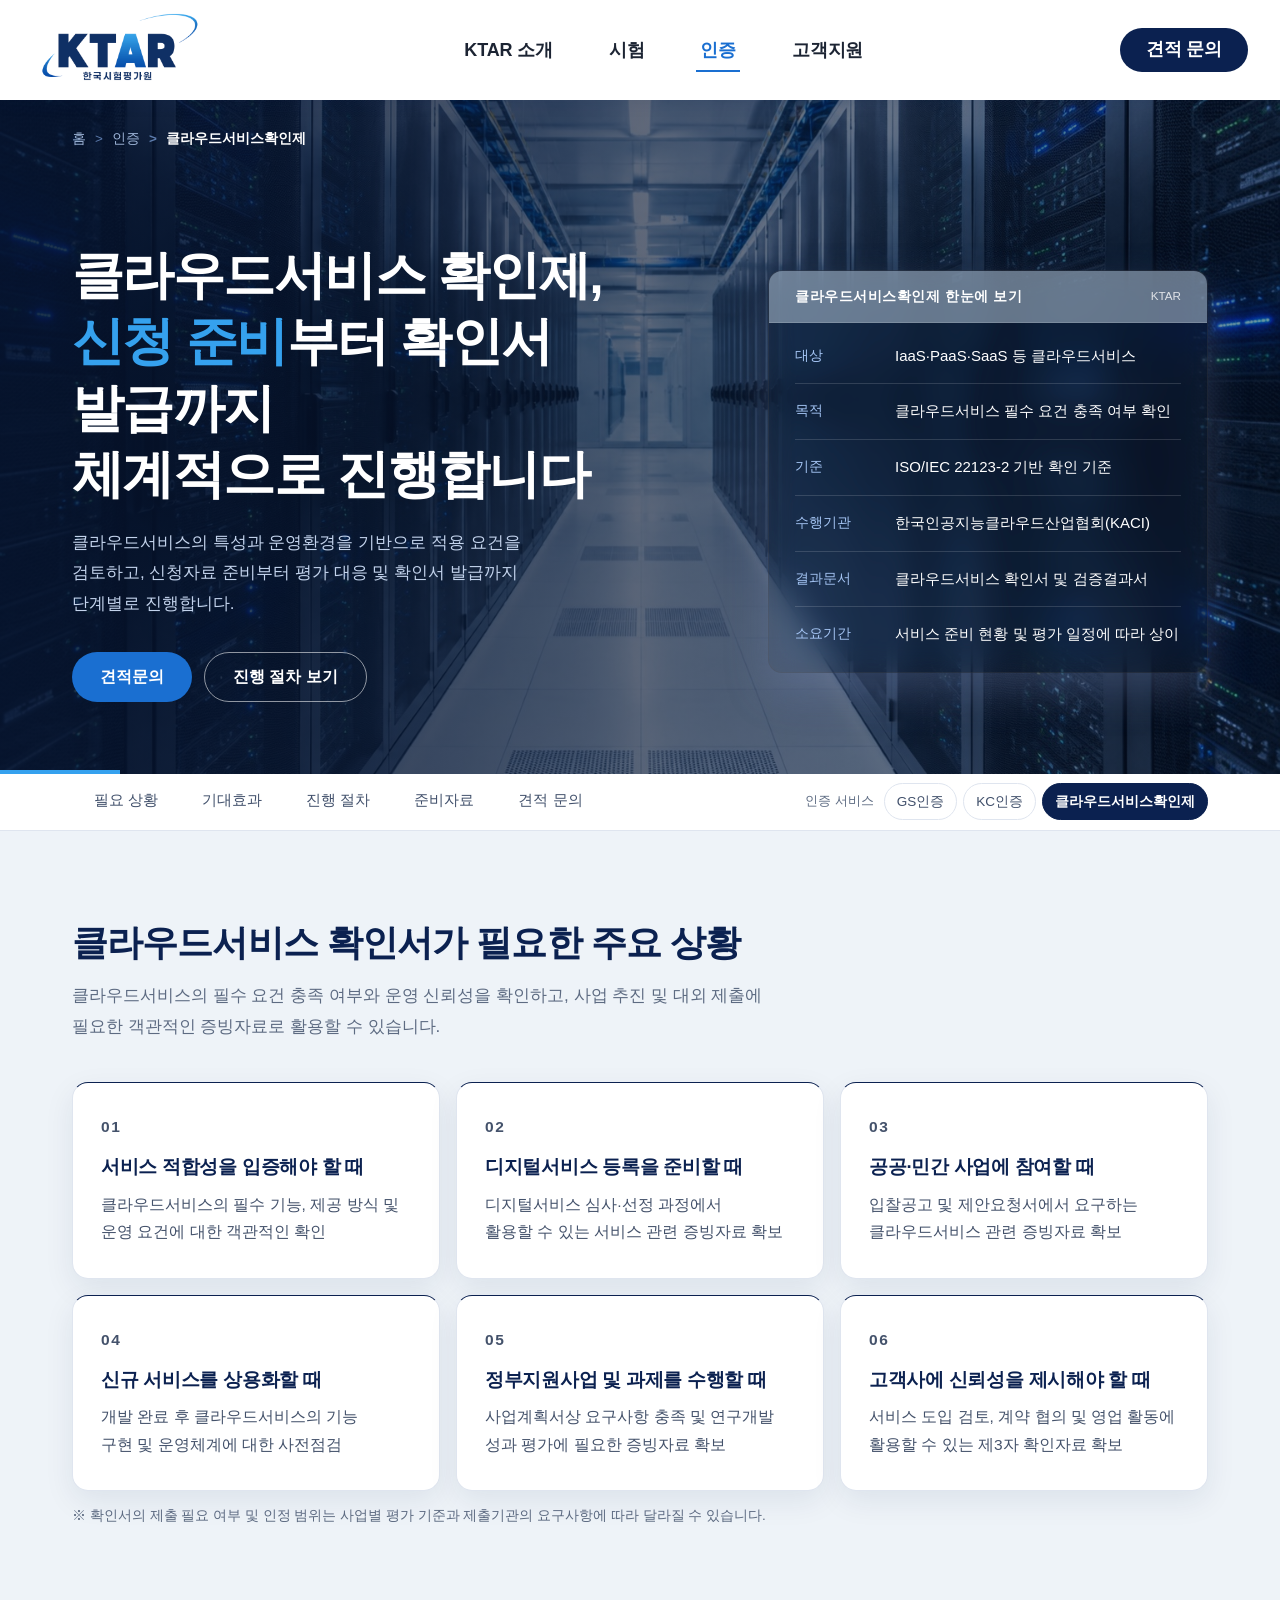
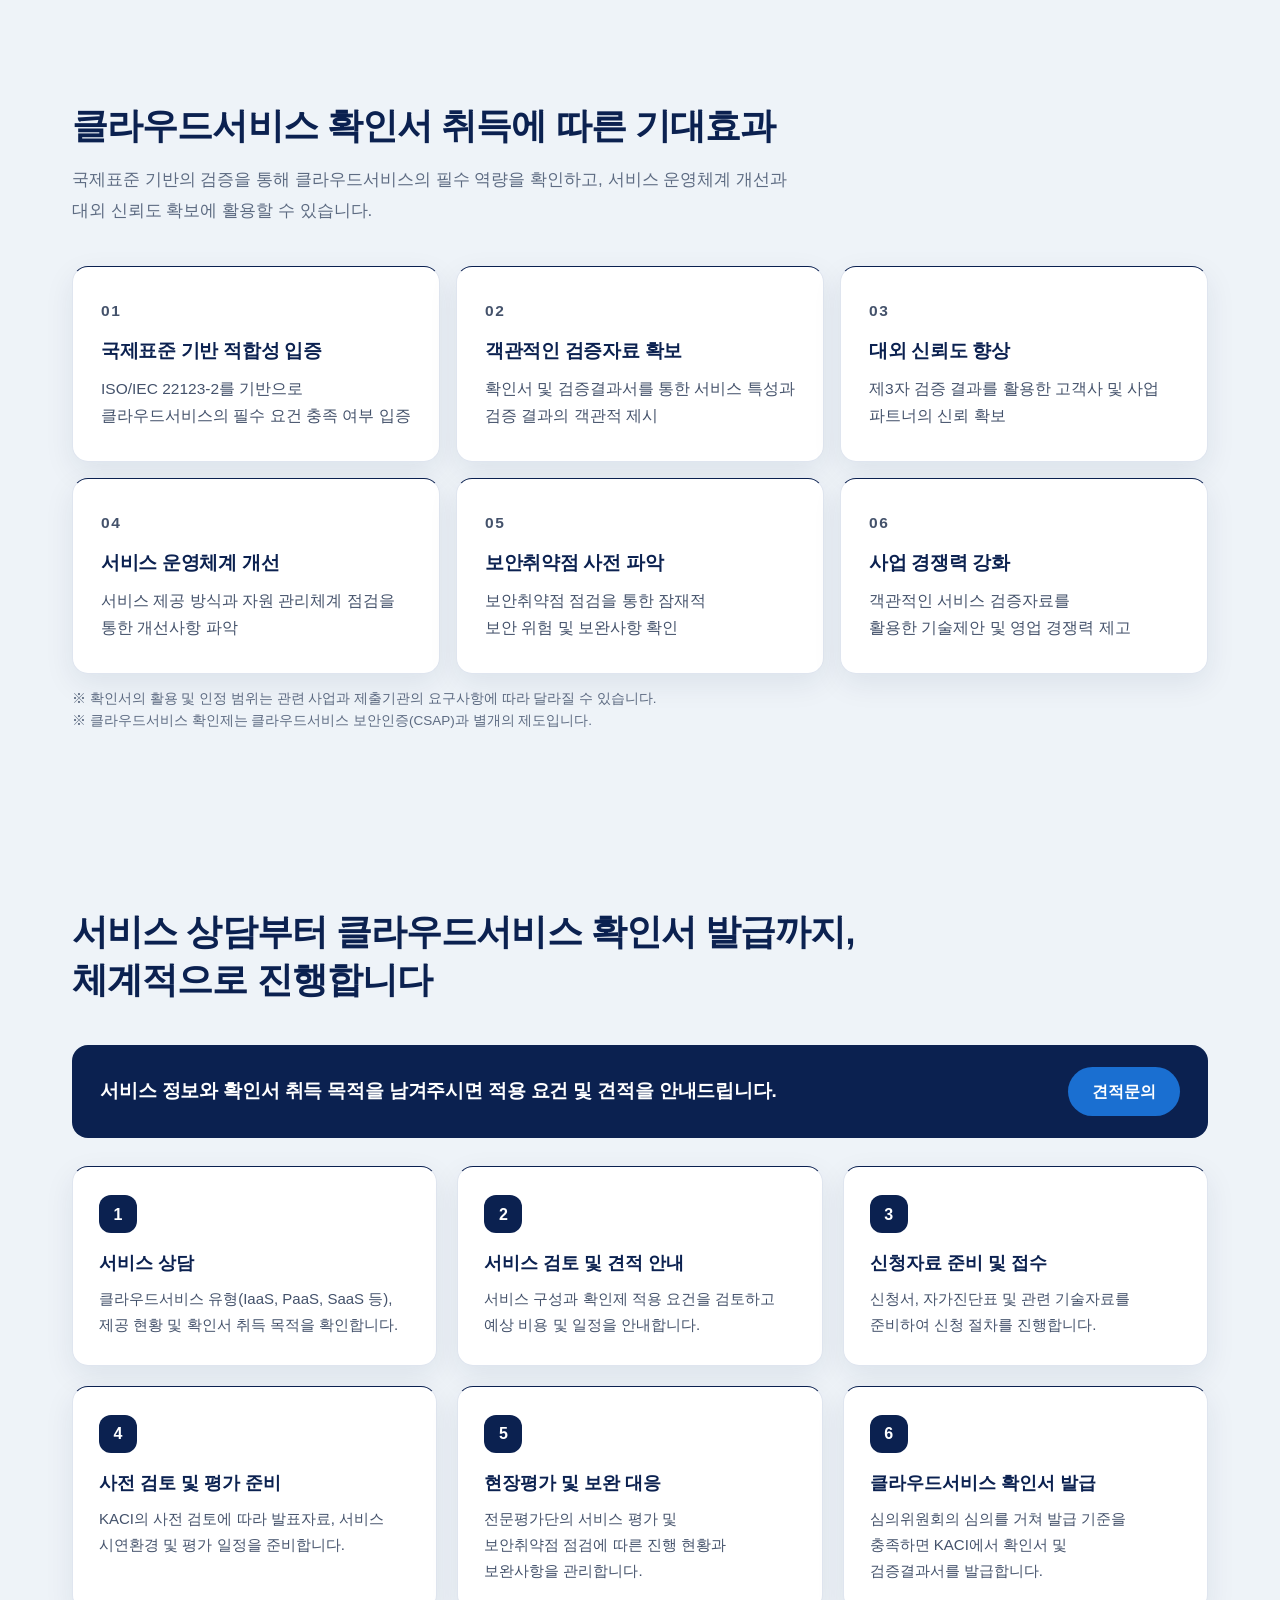
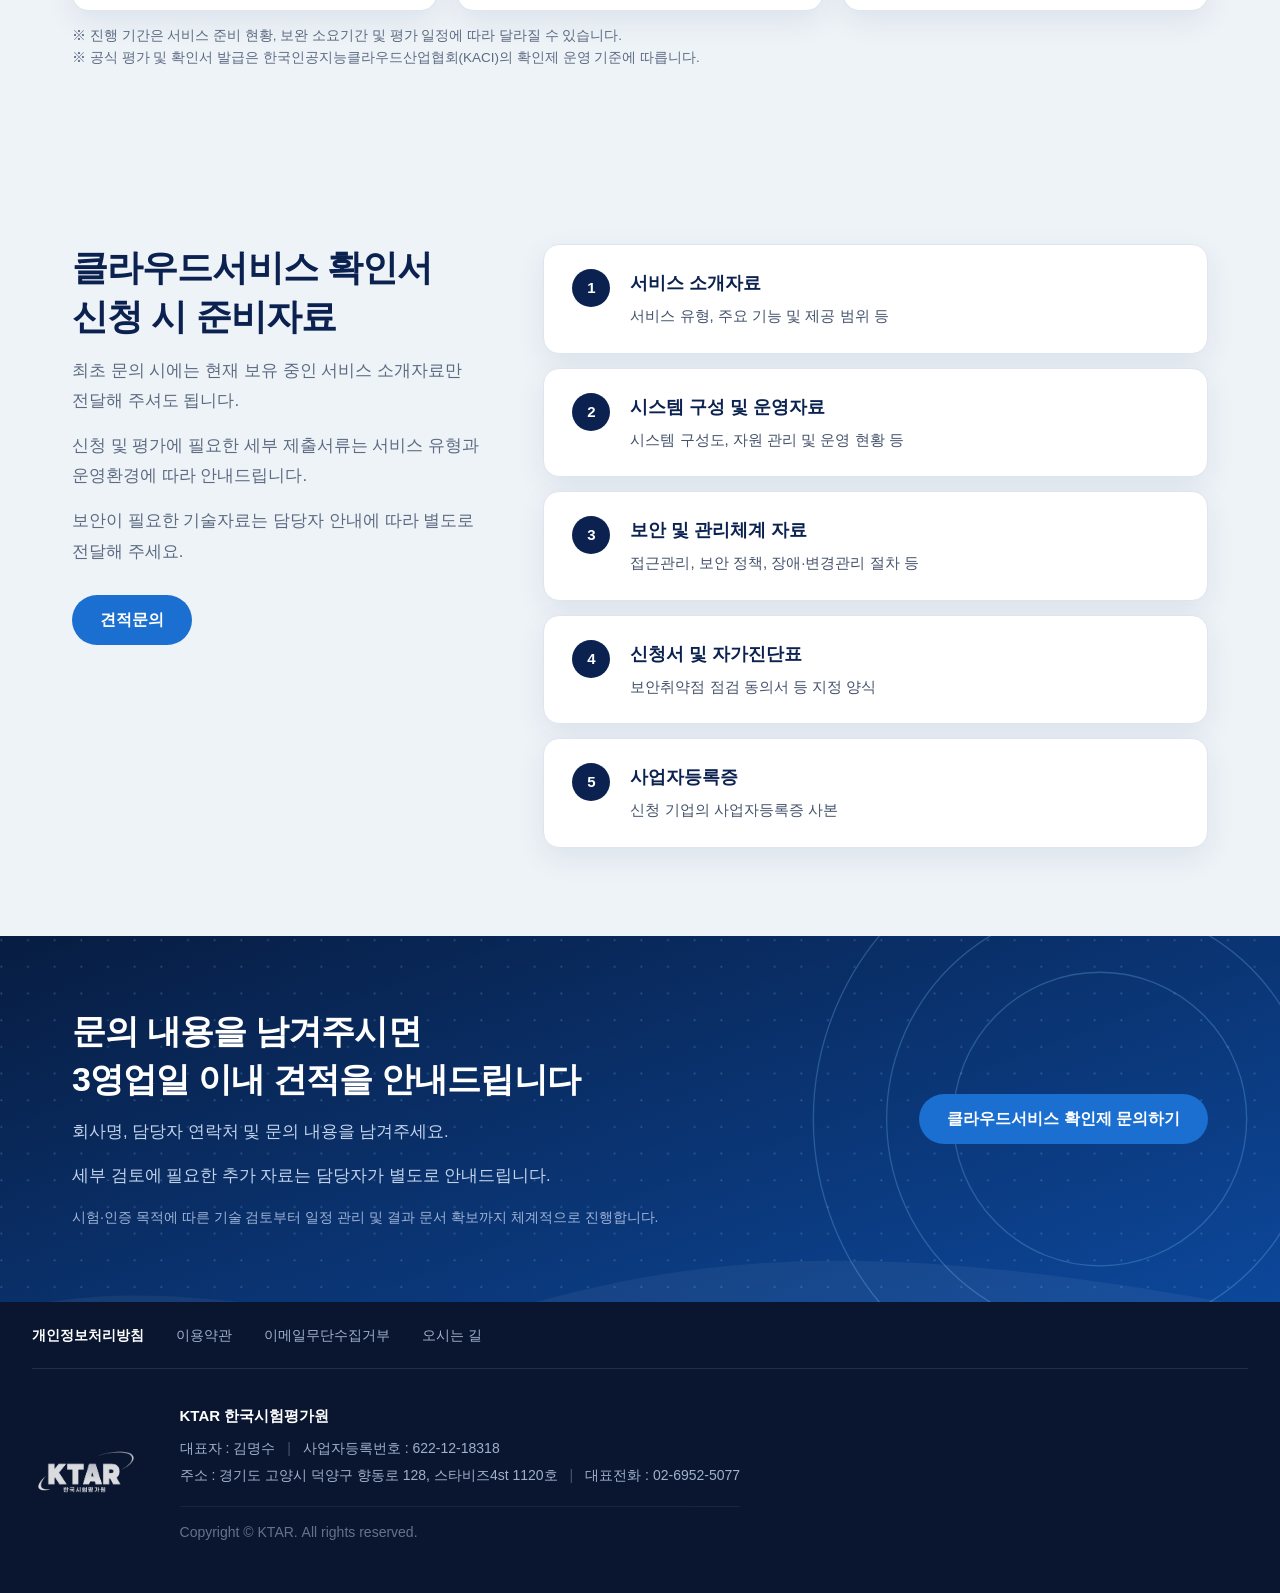
<file: cert/cloud.html>
<!DOCTYPE html>
<html lang="ko">
<head>
<meta charset="UTF-8">
<meta name="viewport" content="width=device-width, initial-scale=1">
<title>클라우드서비스확인제 | KTAR 한국시험평가원</title>
<meta name="description" content="클라우드서비스의 특성과 운영환경을 기반으로 적용 요건을 검토하고, 신청자료 준비부터 평가 대응 및 확인서 발급까지 단계별로 진행합니다.">
<link rel="stylesheet" href="../css/style.css?v=20261127a">
<link rel="stylesheet" href="../css/sub.css?v=20261127a">
<link rel="stylesheet" href="../css/cert.css?v=20261127a">
</head>
<body class="sub">

<svg width="0" height="0" style="position:absolute" aria-hidden="true">
  <defs>
    <symbol id="i-menu" viewBox="0 0 24 24"><path d="M4 7h16M4 12h16M4 17h16" stroke="currentColor" stroke-width="2" stroke-linecap="round"/></symbol>
    <symbol id="i-map" viewBox="0 0 48 48"><path d="M24 44S9 30 9 19a15 15 0 0 1 30 0c0 11-15 25-15 25z" fill="currentColor" fill-opacity=".15" stroke="currentColor" stroke-width="3" stroke-linejoin="round"/><circle cx="24" cy="19" r="5" fill="none" stroke="currentColor" stroke-width="3"/></symbol>
  </defs>
</svg>

<header class="header is-solid" id="header">
  <div class="header__inner">
    <a href="../index.html" class="logo"><img class="logo__white" src="../images/logo-white.png" alt="KTAR 한국시험평가원"><img class="logo__color" src="../images/logo-color.png" alt="" aria-hidden="true"></a>
    <nav class="gnb" id="gnb" aria-label="주요 메뉴">
      <ul>
        <li><a href="../about/intro.html">KTAR 소개</a>
          <ul class="sub">
            <li><a href="../about/intro.html">기관 소개</a></li>
            <li><a href="../about/location.html">오시는 길</a></li>
          </ul>
        </li>
        <li><a href="../test/certified.html">시험</a>
          <ul class="sub">
            <li><a href="../test/certified.html">공인시험</a></li>
            <li><a href="../test/vv.html">일반시험(V&V)</a></li>
          </ul>
        </li>
        <li class="is-current"><a href="../cert/gs.html">인증</a>
          <ul class="sub">
            <li><a href="../cert/gs.html">GS인증</a></li>
            <li><a href="../cert/kc.html">KC인증</a></li>
            <li><a href="../cert/cloud.html">클라우드서비스확인제</a></li>
          </ul>
        </li>
        <li><a href="../index.html#inquiry">고객지원</a>
          <ul class="sub">
            <li><a href="../index.html#inquiry">견적문의</a></li>
          </ul>
        </li>
      </ul>
    </nav>
    <div class="util">
      <a href="../index.html#inquiry" class="util__quote">견적 문의</a>
      <button type="button" aria-label="전체 메뉴" aria-expanded="false" aria-controls="gnb" data-nav-toggle><svg><use href="#i-menu"/></svg></button>
    </div>
  </div>
</header>

<main class="cp">
  <section class="ph ph--cloud">
    <div class="inner ph__inner">
      <ol class="crumb" aria-label="현재 위치">
        <li><a href="../index.html">홈</a></li>
        <li>인증</li>
        <li aria-current="page">클라우드서비스확인제</li>
      </ol>
      <div>
        <h1>클라우드서비스 확인제,<br><em>신청 준비</em>부터 확인서<br>발급까지 체계적으로 진행합니다</h1>
        <p class="ph__lead">클라우드서비스의 특성과 운영환경을 기반으로 적용 요건을 검토하고, 신청자료 준비부터 평가 대응 및 확인서 발급까지 단계별로 진행합니다.</p>
        <div class="ph__cta">
          <a class="btn btn--fill" href="../index.html#inquiry">견적문의</a>
          <a class="btn btn--line" href="#proc">진행 절차 보기</a>
        </div>
      </div>
      <aside class="fact fact--glass" aria-label="클라우드서비스확인제 핵심 정보">
        <div class="fact__head">클라우드서비스확인제 한눈에 보기<small>KTAR</small></div>
        <dl><div><dt>대상</dt><dd>IaaS·PaaS·SaaS 등 클라우드서비스</dd></div><div><dt>목적</dt><dd>클라우드서비스 필수 요건 충족 여부 확인</dd></div><div><dt>기준</dt><dd>ISO/IEC 22123-2 기반 확인 기준</dd></div><div><dt>수행기관</dt><dd>한국인공지능클라우드산업협회(KACI)</dd></div><div><dt>결과문서</dt><dd>클라우드서비스 확인서 및 검증결과서</dd></div><div><dt>소요기간</dt><dd>서비스 준비 현황 및 평가 일정에 따라 상이</dd></div></dl>
      </aside>
    </div>
  </section>

  <div class="atab">
    <div class="inner atab__inner">
      <nav aria-label="페이지 내 이동"><a href="#gain">필요 상황</a><a href="#cmp">기대효과</a><a href="#proc">진행 절차</a><a href="#docs">준비자료</a><a href="#contact">견적 문의</a></nav>
      <div class="atab__sw"><span>인증 서비스</span><a href="gs.html">GS인증</a><a href="kc.html">KC인증</a><a href="cloud.html" aria-current="page">클라우드서비스확인제</a></div>
    </div>
  </div>

  <section class="cs" id="gain">
    <div class="inner">
      <div class="kh"><h2>클라우드서비스 확인서가 필요한 주요 상황</h2><p>클라우드서비스의 필수 요건 충족 여부와 운영 신뢰성을 확인하고, 사업 추진 및 대외 제출에 필요한 객관적인 증빙자료로 활용할 수 있습니다.</p></div>
      <ol class="gain"><li><span class="gain__no">01</span><b>서비스 적합성을 입증해야 할 때</b><span>클라우드서비스의 필수 기능, 제공 방식 및 운영 요건에 대한 객관적인 확인</span></li><li><span class="gain__no">02</span><b>디지털서비스 등록을 준비할 때</b><span>디지털서비스 심사·선정 과정에서 활용할 수 있는 서비스 관련 증빙자료 확보</span></li><li><span class="gain__no">03</span><b>공공·민간 사업에 참여할 때</b><span>입찰공고 및 제안요청서에서 요구하는 클라우드서비스 관련 증빙자료 확보</span></li><li><span class="gain__no">04</span><b>신규 서비스를 상용화할 때</b><span>개발 완료 후 클라우드서비스의 기능 구현 및 운영체계에 대한 사전점검</span></li><li><span class="gain__no">05</span><b>정부지원사업 및 과제를 수행할 때</b><span>사업계획서상 요구사항 충족 및 연구개발 성과 평가에 필요한 증빙자료 확보</span></li><li><span class="gain__no">06</span><b>고객사에 신뢰성을 제시해야 할 때</b><span>서비스 도입 검토, 계약 협의 및 영업 활동에 활용할 수 있는 제3자 확인자료 확보</span></li></ol>
      <p class="cmp-note">※ 확인서의 제출 필요 여부 및 인정 범위는 사업별 평가 기준과 제출기관의 요구사항에 따라 달라질 수 있습니다.</p>
    </div>
  </section>

  <section class="cs cs--bg" id="cmp">
    <div class="inner">
      <div class="kh"><h2>클라우드서비스 확인서 취득에 따른 기대효과</h2><p>국제표준 기반의 검증을 통해 클라우드서비스의 필수 역량을 확인하고, 서비스 운영체계 개선과 대외 신뢰도 확보에 활용할 수 있습니다.</p></div>
      <ol class="gain"><li><span class="gain__no">01</span><b>국제표준 기반 적합성 입증</b><span>ISO/IEC 22123-2를 기반으로 클라우드서비스의 필수 요건 충족 여부 입증</span></li><li><span class="gain__no">02</span><b>객관적인 검증자료 확보</b><span>확인서 및 검증결과서를 통한 서비스 특성과 검증 결과의 객관적 제시</span></li><li><span class="gain__no">03</span><b>대외 신뢰도 향상</b><span>제3자 검증 결과를 활용한 고객사 및 사업 파트너의 신뢰 확보</span></li><li><span class="gain__no">04</span><b>서비스 운영체계 개선</b><span>서비스 제공 방식과 자원 관리체계 점검을 통한 개선사항 파악</span></li><li><span class="gain__no">05</span><b>보안취약점 사전 파악</b><span>보안취약점 점검을 통한 잠재적 보안 위험 및 보완사항 확인</span></li><li><span class="gain__no">06</span><b>사업 경쟁력 강화</b><span>객관적인 서비스 검증자료를 활용한 기술제안 및 영업 경쟁력 제고</span></li></ol>
      <p class="cmp-note">※ 확인서의 활용 및 인정 범위는 관련 사업과 제출기관의 요구사항에 따라 달라질 수 있습니다.<br>※ 클라우드서비스 확인제는 클라우드서비스 보안인증(CSAP)과 별개의 제도입니다.</p>
      
    </div>
  </section>

  <section class="cs" id="proc">
    <div class="inner">
      <div class="kh"><h2>서비스 상담부터 클라우드서비스 확인서 발급까지,<br>체계적으로 진행합니다</h2></div>
      <div class="proc-ban"><b>서비스 정보와 확인서 취득 목적을 남겨주시면 적용 요건 및 견적을 안내드립니다.</b><a href="../index.html#inquiry">견적문의</a></div>
      <ol class="proc"><li><span class="proc__no">1</span><b>서비스 상담</b><p>클라우드서비스 유형(IaaS, PaaS, SaaS 등), 제공 현황 및 확인서 취득 목적을 확인합니다.</p></li><li><span class="proc__no">2</span><b>서비스 검토 및 견적 안내</b><p>서비스 구성과 확인제 적용 요건을 검토하고 예상 비용 및 일정을 안내합니다.</p></li><li><span class="proc__no">3</span><b>신청자료 준비 및 접수</b><p>신청서, 자가진단표 및 관련 기술자료를 준비하여 신청 절차를 진행합니다.</p></li><li><span class="proc__no">4</span><b>사전 검토 및 평가 준비</b><p>KACI의 사전 검토에 따라 발표자료, 서비스 시연환경 및 평가 일정을 준비합니다.</p></li><li><span class="proc__no">5</span><b>현장평가 및 보완 대응</b><p>전문평가단의 서비스 평가 및 보안취약점 점검에 따른 진행 현황과 보완사항을 관리합니다.</p></li><li><span class="proc__no">6</span><b>클라우드서비스 확인서 발급</b><p>심의위원회의 심의를 거쳐 발급 기준을 충족하면 KACI에서 확인서 및 검증결과서를 발급합니다.</p></li></ol>
      <p class="cmp-note">※ 진행 기간은 서비스 준비 현황, 보완 소요기간 및 평가 일정에 따라 달라질 수 있습니다.<br>※ 공식 평가 및 확인서 발급은 한국인공지능클라우드산업협회(KACI)의 확인제 운영 기준에 따릅니다.</p>
    </div>
  </section>

  <section class="cs cs--bg" id="docs">
    <div class="inner docs2">
      <div class="docs2__head">
        <h2>클라우드서비스 확인서 신청 시 준비자료</h2>
        <p>최초 문의 시에는 현재 보유 중인 서비스 소개자료만 전달해 주셔도 됩니다.</p><p>신청 및 평가에 필요한 세부 제출서류는 서비스 유형과 운영환경에 따라 안내드립니다.</p>
        <p class="docs-note">보안이 필요한 기술자료는 담당자 안내에 따라 별도로 전달해 주세요.</p>
        <a class="btn btn--fill" href="../index.html#inquiry">견적문의</a>
      </div>
      <ol class="docs2__list"><li><span class="docs2__no">1</span><div><b>서비스 소개자료</b><span>서비스 유형, 주요 기능 및 제공 범위 등</span></div></li><li><span class="docs2__no">2</span><div><b>시스템 구성 및 운영자료</b><span>시스템 구성도, 자원 관리 및 운영 현황 등</span></div></li><li><span class="docs2__no">3</span><div><b>보안 및 관리체계 자료</b><span>접근관리, 보안 정책, 장애·변경관리 절차 등</span></div></li><li><span class="docs2__no">4</span><div><b>신청서 및 자가진단표</b><span>보안취약점 점검 동의서 등 지정 양식</span></div></li><li><span class="docs2__no">5</span><div><b>사업자등록증</b><span>신청 기업의 사업자등록증 사본</span></div></li></ol>
    </div>
  </section>

  <section class="contact" id="contact">
    <div class="inner contact__inner">
      <div>
        <h2>문의 내용을 남겨주시면<br>3영업일 이내 견적을 안내드립니다</h2>
        <p>회사명, 담당자 연락처 및 문의 내용을 남겨주세요.</p><p>세부 검토에 필요한 추가 자료는 담당자가 별도로 안내드립니다.</p>
        <p class="contact__note">시험·인증 목적에 따른 기술 검토부터 일정 관리 및 결과 문서 확보까지 체계적으로 진행합니다.</p>
      </div>
      <div class="contact__side">
        <a class="btn btn--fill" href="../index.html#inquiry">클라우드서비스 확인제 문의하기</a>
      </div>
    </div>
  </section>
</main>

<footer class="footer">
  <div class="inner">
    <ul class="footer__links">
      <li><a href="#"><b>개인정보처리방침</b></a></li>
      <li><a href="../legal/terms.html" data-legal>이용약관</a></li>
      <li><a href="#">이메일무단수집거부</a></li>
      <li><a href="../about/location.html">오시는 길</a></li>
    </ul>
    <div class="footer__body">
      <img src="../images/logo-white.png" alt="KTAR 한국시험평가원" class="footer__logo">
      <address>
        <p class="footer__name">KTAR 한국시험평가원</p>
        <p class="footer__info"><span>대표자 : 김명수</span><span>사업자등록번호 : 622-12-18318</span></p>
        <p class="footer__info"><span>주소 : 경기도 고양시 덕양구 향동로 128, 스타비즈4st 1120호</span><span>대표전화 : <a href="tel:02-6952-5077">02-6952-5077</a></span></p>
        <p class="footer__copy">Copyright © KTAR. All rights reserved.</p>
      </address>
    </div>
  </div>
</footer>

<script src="../js/nav.js?v=20261124b"></script>
<script src="../js/wrap.js?v=20261125r"></script>
<script src="../js/legal.js?v=20261125c"></script>
</body>
</html>
</file>
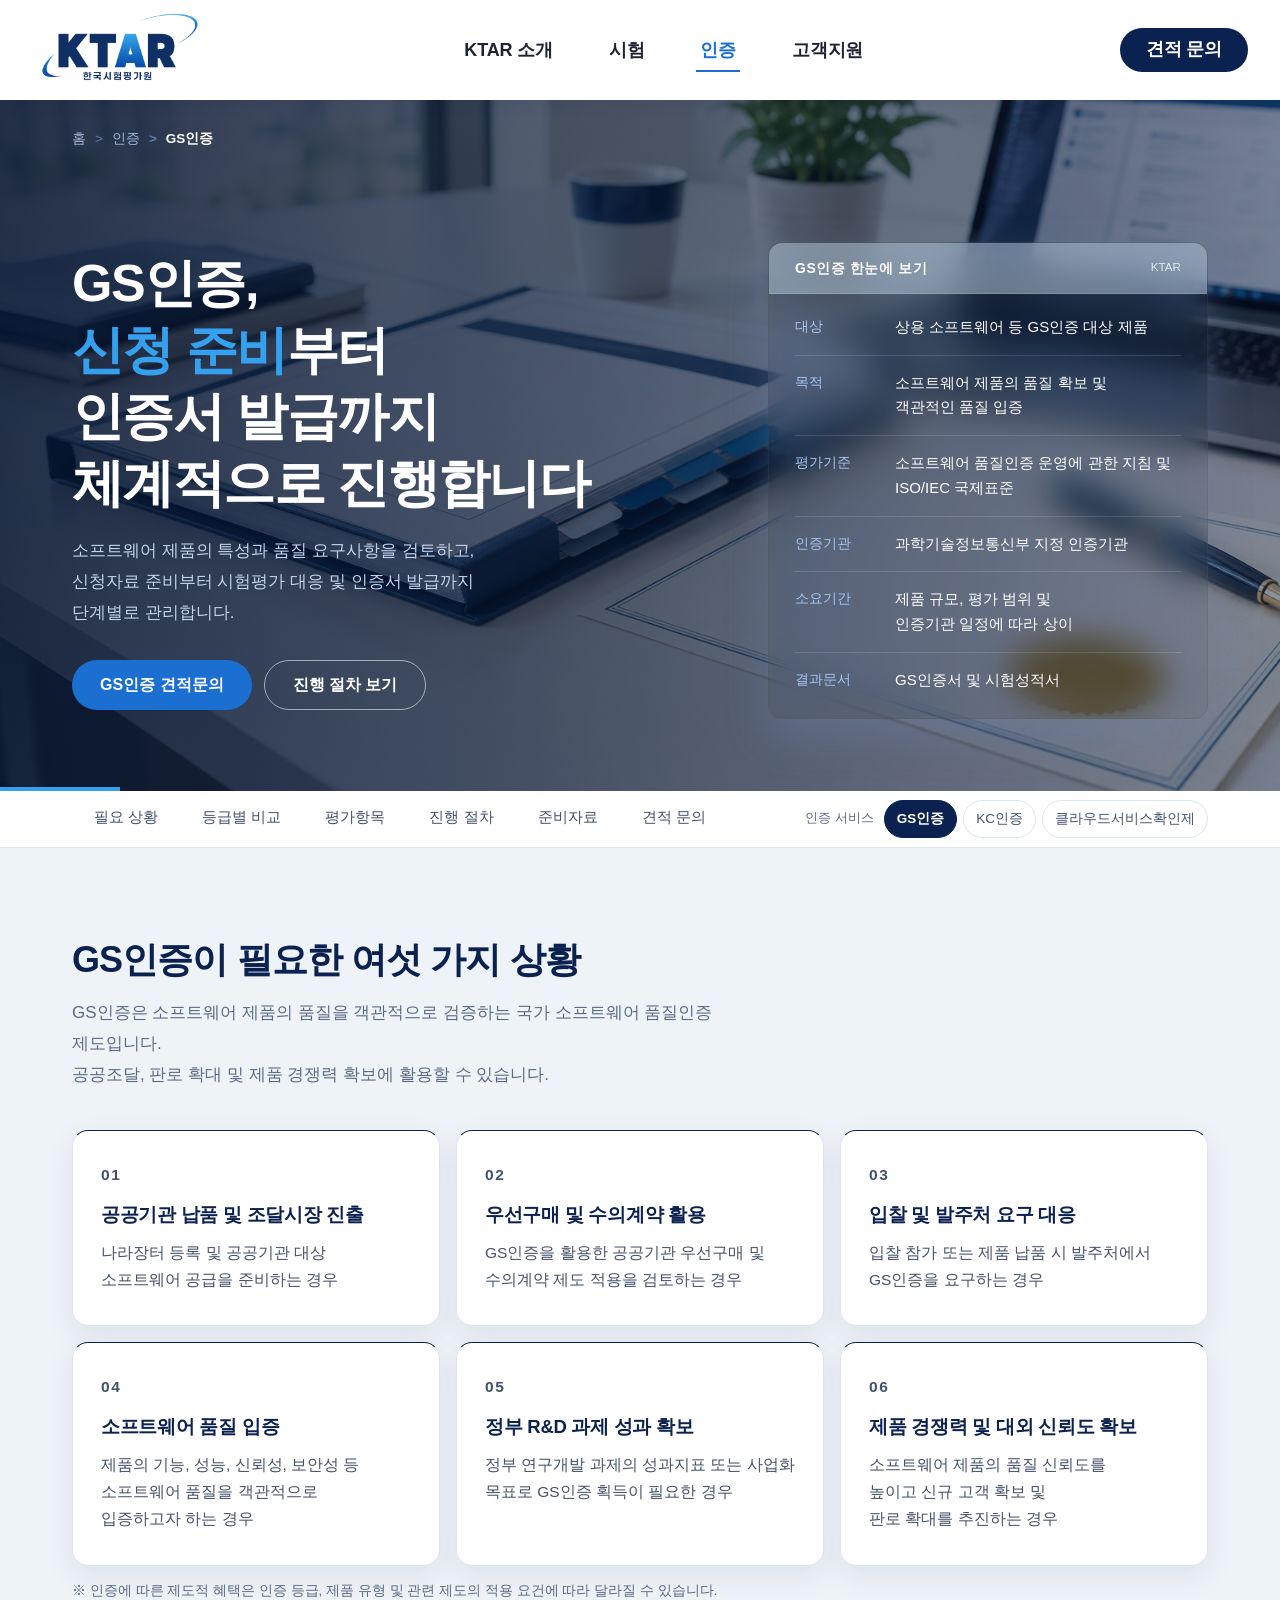
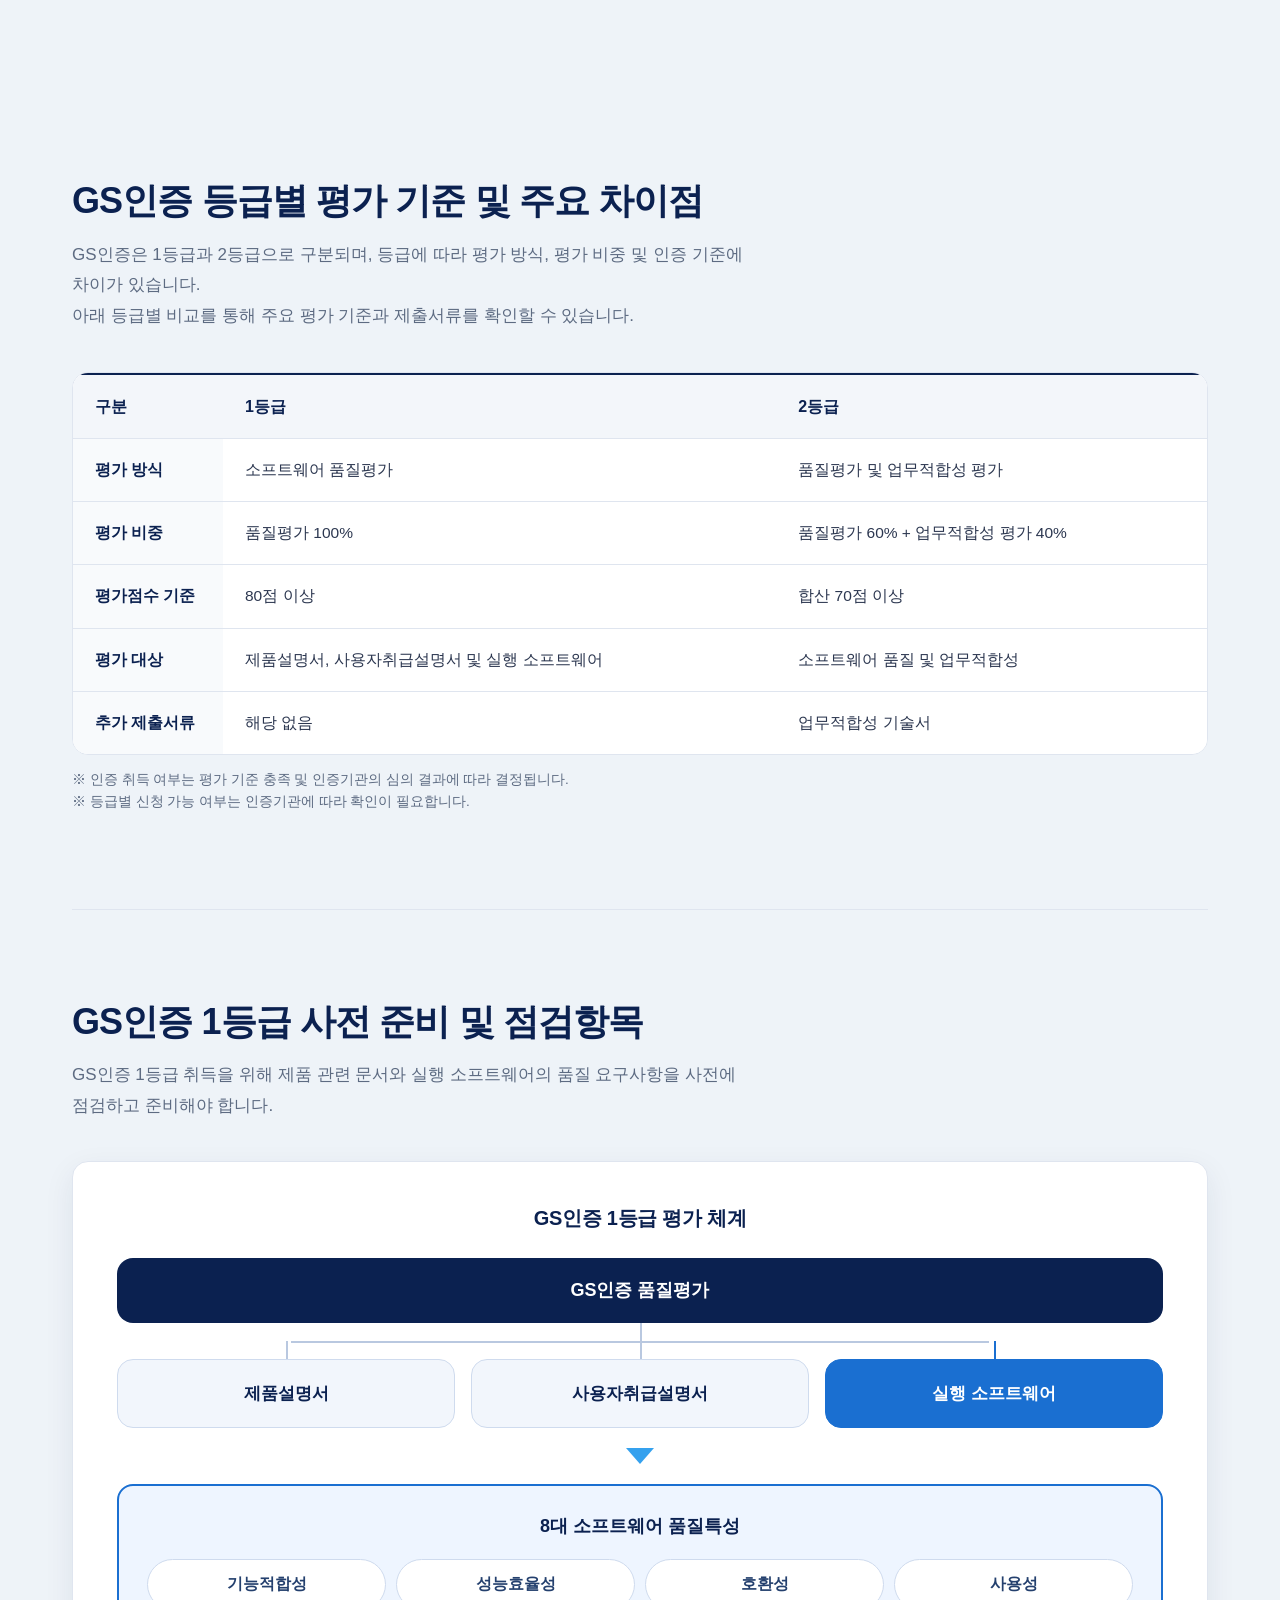
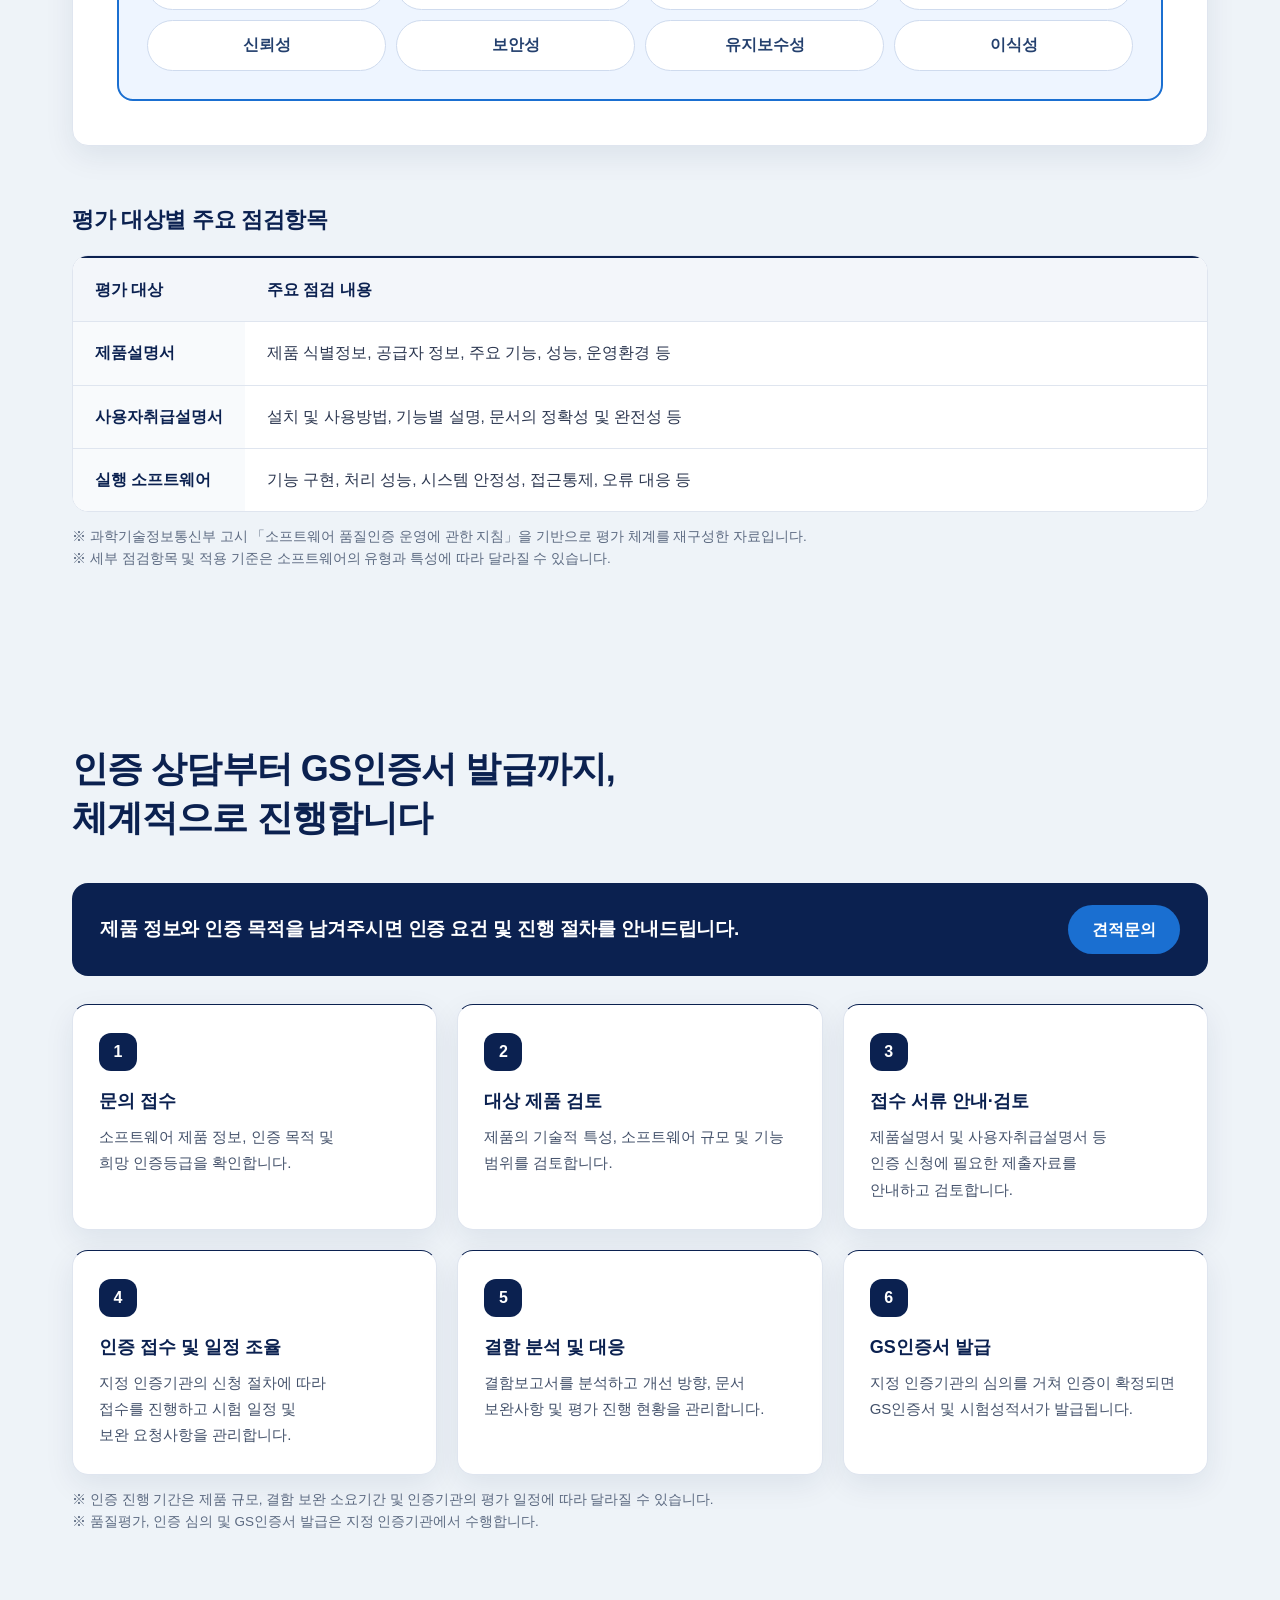
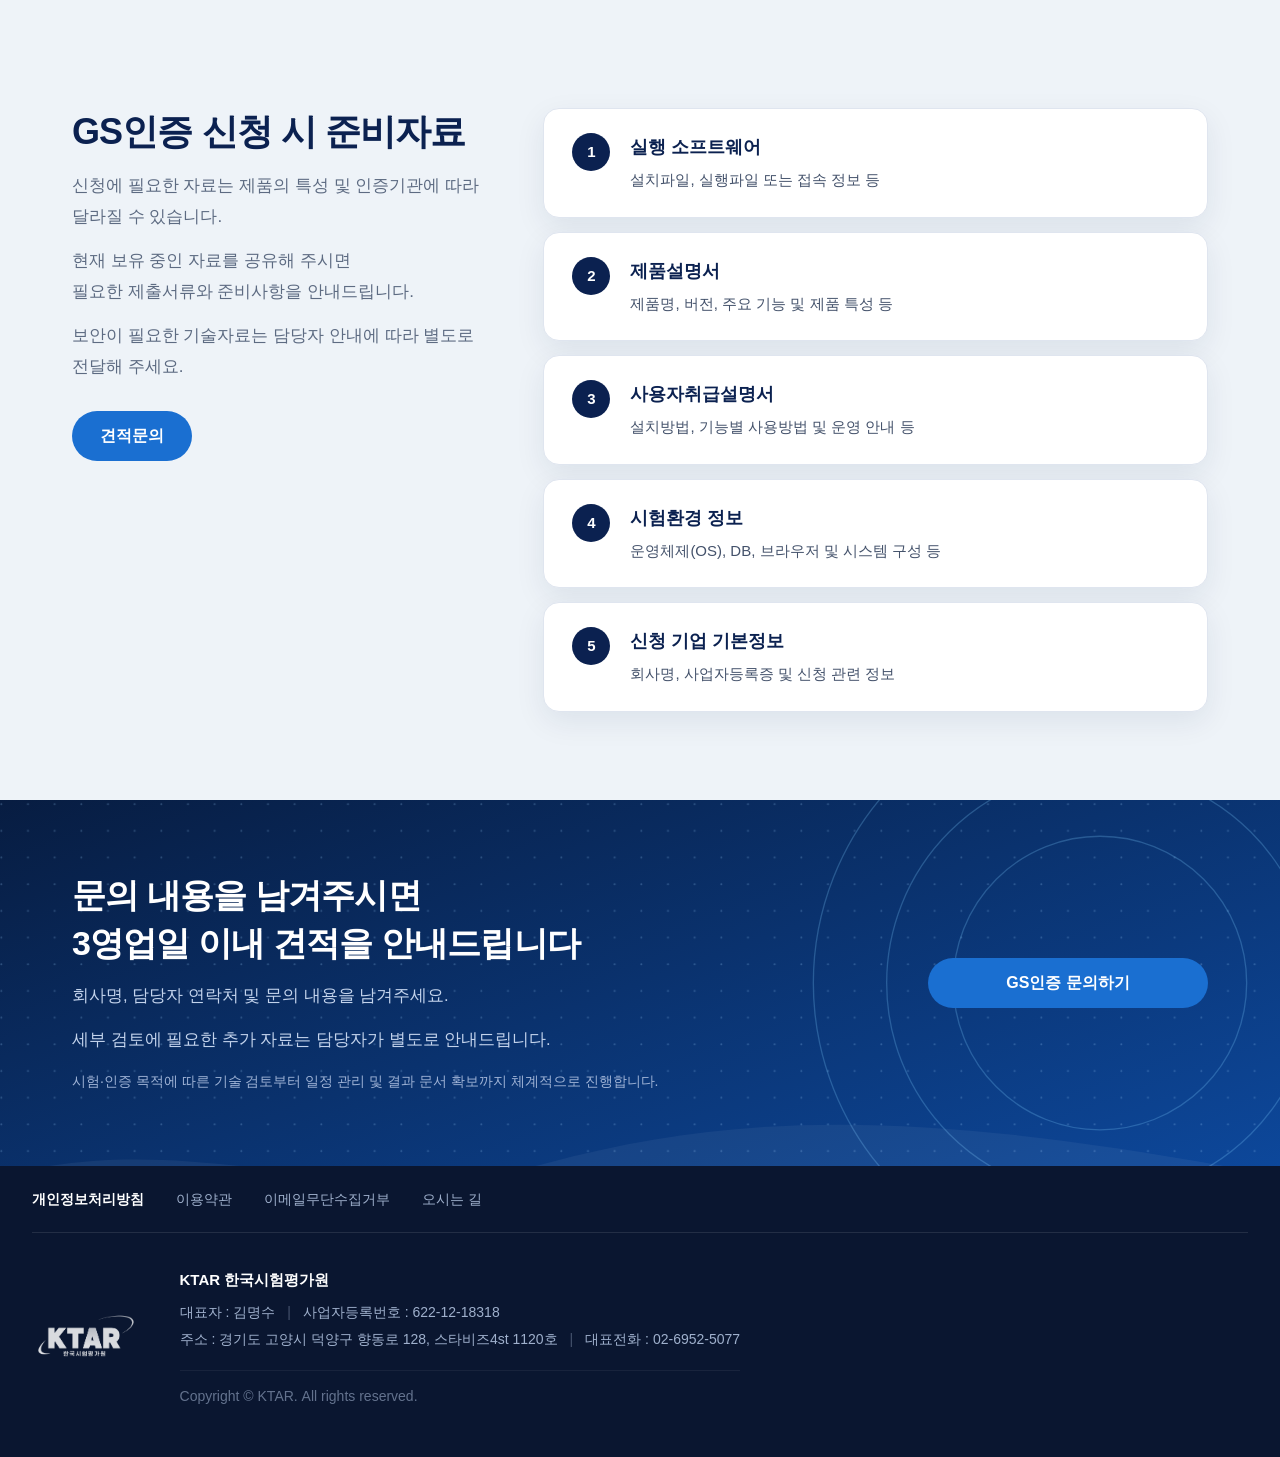
<file: cert/gs.html>
<!DOCTYPE html>
<html lang="ko">
<head>
<meta charset="UTF-8">
<meta name="viewport" content="width=device-width, initial-scale=1">
<title>GS인증 | KTAR 한국시험평가원</title>
<meta name="description" content="소프트웨어 제품의 특성과 품질 요구사항을 검토하고, 신청자료 준비부터 시험평가 대응 및 인증서 발급까지 단계별로 관리합니다.">
<link rel="stylesheet" href="../css/style.css?v=20261127a">
<link rel="stylesheet" href="../css/sub.css?v=20261127a">
<link rel="stylesheet" href="../css/cert.css?v=20261127a">
</head>
<body class="sub">

<svg width="0" height="0" style="position:absolute" aria-hidden="true">
  <defs>
    <symbol id="i-menu" viewBox="0 0 24 24"><path d="M4 7h16M4 12h16M4 17h16" stroke="currentColor" stroke-width="2" stroke-linecap="round"/></symbol>
    <symbol id="i-map" viewBox="0 0 48 48"><path d="M24 44S9 30 9 19a15 15 0 0 1 30 0c0 11-15 25-15 25z" fill="currentColor" fill-opacity=".15" stroke="currentColor" stroke-width="3" stroke-linejoin="round"/><circle cx="24" cy="19" r="5" fill="none" stroke="currentColor" stroke-width="3"/></symbol>
  </defs>
</svg>

<header class="header is-solid" id="header">
  <div class="header__inner">
    <a href="../index.html" class="logo"><img class="logo__white" src="../images/logo-white.png" alt="KTAR 한국시험평가원"><img class="logo__color" src="../images/logo-color.png" alt="" aria-hidden="true"></a>
    <nav class="gnb" id="gnb" aria-label="주요 메뉴">
      <ul>
        <li><a href="../about/intro.html">KTAR 소개</a>
          <ul class="sub">
            <li><a href="../about/intro.html">기관 소개</a></li>
            <li><a href="../about/location.html">오시는 길</a></li>
          </ul>
        </li>
        <li><a href="../test/certified.html">시험</a>
          <ul class="sub">
            <li><a href="../test/certified.html">공인시험</a></li>
            <li><a href="../test/vv.html">일반시험(V&V)</a></li>
          </ul>
        </li>
        <li class="is-current"><a href="../cert/gs.html">인증</a>
          <ul class="sub">
            <li><a href="../cert/gs.html">GS인증</a></li>
            <li><a href="../cert/kc.html">KC인증</a></li>
            <li><a href="../cert/cloud.html">클라우드서비스확인제</a></li>
          </ul>
        </li>
        <li><a href="../index.html#inquiry">고객지원</a>
          <ul class="sub">
            <li><a href="../index.html#inquiry">견적문의</a></li>
          </ul>
        </li>
      </ul>
    </nav>
    <div class="util">
      <a href="../index.html#inquiry" class="util__quote">견적 문의</a>
      <button type="button" aria-label="전체 메뉴" aria-expanded="false" aria-controls="gnb" data-nav-toggle><svg><use href="#i-menu"/></svg></button>
    </div>
  </div>
</header>

<main class="cp">
  <section class="ph ph--gs">
    <div class="inner ph__inner">
      <ol class="crumb" aria-label="현재 위치">
        <li><a href="../index.html">홈</a></li>
        <li>인증</li>
        <li aria-current="page">GS인증</li>
      </ol>
      <div>
        <h1>GS인증,<br><em>신청 준비</em>부터<br>인증서 발급까지<br>체계적으로 진행합니다</h1>
        <p class="ph__lead">소프트웨어 제품의 특성과 품질 요구사항을 검토하고, 신청자료 준비부터 시험평가 대응 및 인증서 발급까지 단계별로 관리합니다.</p>
        <div class="ph__cta">
          <a class="btn btn--fill" href="../index.html#inquiry">GS인증 견적문의</a>
          <a class="btn btn--line" href="#proc">진행 절차 보기</a>
        </div>
      </div>
      <aside class="fact fact--glass" aria-label="GS인증 핵심 정보">
        <div class="fact__head">GS인증 한눈에 보기<small>KTAR</small></div>
        <dl><div><dt>대상</dt><dd>상용 소프트웨어 등 GS인증 대상 제품</dd></div><div><dt>목적</dt><dd>소프트웨어 제품의 품질 확보 및 객관적인 품질 입증</dd></div><div><dt>평가기준</dt><dd>소프트웨어 품질인증 운영에 관한 지침 및 ISO/IEC 국제표준</dd></div><div><dt>인증기관</dt><dd>과학기술정보통신부 지정 인증기관</dd></div><div><dt>소요기간</dt><dd>제품 규모, 평가 범위 및 인증기관 일정에 따라 상이</dd></div><div><dt>결과문서</dt><dd>GS인증서 및 시험성적서</dd></div></dl>
      </aside>
    </div>
  </section>

  <div class="atab">
    <div class="inner atab__inner">
      <nav aria-label="페이지 내 이동"><a href="#gain">필요 상황</a><a href="#cmp">등급별 비교</a><a href="#check">평가항목</a><a href="#proc">진행 절차</a><a href="#docs">준비자료</a><a href="#contact">견적 문의</a></nav>
      <div class="atab__sw"><span>인증 서비스</span><a href="gs.html" aria-current="page">GS인증</a><a href="kc.html">KC인증</a><a href="cloud.html">클라우드서비스확인제</a></div>
    </div>
  </div>

  <section class="cs" id="gain">
    <div class="inner">
      <div class="kh"><h2>GS인증이 필요한 여섯 가지 상황</h2><p>GS인증은 소프트웨어 제품의 품질을 객관적으로 검증하는 국가 소프트웨어 품질인증 제도입니다. 공공조달, 판로 확대 및 제품 경쟁력 확보에 활용할 수 있습니다.</p></div>
      <ol class="gain"><li><span class="gain__no">01</span><b>공공기관 납품 및 조달시장 진출</b><span>나라장터 등록 및 공공기관 대상 소프트웨어 공급을 준비하는 경우</span></li><li><span class="gain__no">02</span><b>우선구매 및 수의계약 활용</b><span>GS인증을 활용한 공공기관 우선구매 및 수의계약 제도 적용을 검토하는 경우</span></li><li><span class="gain__no">03</span><b>입찰 및 발주처 요구 대응</b><span>입찰 참가 또는 제품 납품 시 발주처에서 GS인증을 요구하는 경우</span></li><li><span class="gain__no">04</span><b>소프트웨어 품질 입증</b><span>제품의 기능, 성능, 신뢰성, 보안성 등 소프트웨어 품질을 객관적으로 입증하고자 하는 경우</span></li><li><span class="gain__no">05</span><b>정부 R&amp;D 과제 성과 확보</b><span>정부 연구개발 과제의 성과지표 또는 사업화 목표로 GS인증 획득이 필요한 경우</span></li><li><span class="gain__no">06</span><b>제품 경쟁력 및 대외 신뢰도 확보</b><span>소프트웨어 제품의 품질 신뢰도를 높이고 신규 고객 확보 및 판로 확대를 추진하는 경우</span></li></ol>
      <p class="cmp-note">※ 인증에 따른 제도적 혜택은 인증 등급, 제품 유형 및 관련 제도의 적용 요건에 따라 달라질 수 있습니다.</p>
    </div>
  </section>

  <section class="cs cs--bg" id="cmp">
    <div class="inner">
      <div class="kh"><h2>GS인증 등급별 평가 기준 및 주요 차이점</h2><p>GS인증은 1등급과 2등급으로 구분되며, 등급에 따라 평가 방식, 평가 비중 및 인증 기준에 차이가 있습니다. 아래 등급별 비교를 통해 주요 평가 기준과 제출서류를 확인할 수 있습니다.</p></div>
      <div class="cmp-wrap"><table class="cmp"><thead><tr><th scope="col">구분</th><th scope="col">1등급</th><th scope="col">2등급</th></tr></thead><tbody><tr><th scope="row">평가 방식</th><td class="">소프트웨어 품질평가</td><td class="">품질평가 및 업무적합성 평가</td></tr><tr><th scope="row">평가 비중</th><td class="">품질평가 100%</td><td class="">품질평가 60% + 업무적합성 평가 40%</td></tr><tr><th scope="row">평가점수 기준</th><td class="">80점 이상</td><td class="">합산 70점 이상</td></tr><tr><th scope="row">평가 대상</th><td class="">제품설명서, 사용자취급설명서 및 실행 소프트웨어</td><td class="">소프트웨어 품질 및 업무적합성</td></tr><tr><th scope="row">추가 제출서류</th><td class="">해당 없음</td><td class="">업무적합성 기술서</td></tr></tbody></table></div>
      <p class="cmp-note">※ 인증 취득 여부는 평가 기준 충족 및 인증기관의 심의 결과에 따라 결정됩니다.<br>※ 등급별 신청 가능 여부는 인증기관에 따라 확인이 필요합니다.</p>
      <div class="chk" id="check">
        <div class="kh"><h2>GS인증 1등급 사전 준비 및 점검항목</h2><p>GS인증 1등급 취득을 위해 제품 관련 문서와 실행 소프트웨어의 품질 요구사항을 사전에 점검하고 준비해야 합니다.</p></div>
        <figure class="gsmap" aria-label="GS인증 1등급 평가 체계">
          <figcaption class="gsmap__title">GS인증 1등급 평가 체계</figcaption>
          <div class="gsmap__top">GS인증 품질평가</div>
          <ul class="gsmap__targets"><li>제품설명서</li><li>사용자취급설명서</li><li class=is-key>실행 소프트웨어</li></ul>
          <div class="gsmap__arrow" aria-hidden="true"></div>
          <div class="gsmap__traits"><b>8대 소프트웨어 품질특성</b><ul><li>기능적합성</li><li>성능효율성</li><li>호환성</li><li>사용성</li><li>신뢰성</li><li>보안성</li><li>유지보수성</li><li>이식성</li></ul></div>
        </figure>
        <h3 class="chk__sub">평가 대상별 주요 점검항목</h3>
        <div class="cmp-wrap"><table class="cmp cmp--chk"><thead><tr><th scope="col">평가 대상</th><th scope="col">주요 점검 내용</th></tr></thead><tbody><tr><th scope="row">제품설명서</th><td class="">제품 식별정보, 공급자 정보, 주요 기능, 성능, 운영환경 등</td></tr><tr><th scope="row">사용자취급설명서</th><td class="">설치 및 사용방법, 기능별 설명, 문서의 정확성 및 완전성 등</td></tr><tr><th scope="row">실행 소프트웨어</th><td class="">기능 구현, 처리 성능, 시스템 안정성, 접근통제, 오류 대응 등</td></tr></tbody></table></div>
        <p class="cmp-note">※ 과학기술정보통신부 고시 「소프트웨어 품질인증 운영에 관한 지침」을 기반으로 평가 체계를 재구성한 자료입니다.<br>※ 세부 점검항목 및 적용 기준은 소프트웨어의 유형과 특성에 따라 달라질 수 있습니다.</p>
      </div>
    </div>
  </section>

  <section class="cs" id="proc">
    <div class="inner">
      <div class="kh"><h2>인증 상담부터 GS인증서 발급까지,<br>체계적으로 진행합니다</h2></div>
      <div class="proc-ban"><b>제품 정보와 인증 목적을 남겨주시면 인증 요건 및 진행 절차를 안내드립니다.</b><a href="../index.html#inquiry">견적문의</a></div>
      <ol class="proc"><li><span class="proc__no">1</span><b>문의 접수</b><p>소프트웨어 제품 정보, 인증 목적 및 희망 인증등급을 확인합니다.</p></li><li><span class="proc__no">2</span><b>대상 제품 검토</b><p>제품의 기술적 특성, 소프트웨어 규모 및 기능 범위를 검토합니다.</p></li><li><span class="proc__no">3</span><b>접수 서류 안내·검토</b><p>제품설명서 및 사용자취급설명서 등 인증 신청에 필요한 제출자료를 안내하고 검토합니다.</p></li><li><span class="proc__no">4</span><b>인증 접수 및 일정 조율</b><p>지정 인증기관의 신청 절차에 따라 접수를 진행하고 시험 일정 및 보완 요청사항을 관리합니다.</p></li><li><span class="proc__no">5</span><b>결함 분석 및 대응</b><p>결함보고서를 분석하고 개선 방향, 문서 보완사항 및 평가 진행 현황을 관리합니다.</p></li><li><span class="proc__no">6</span><b>GS인증서 발급</b><p>지정 인증기관의 심의를 거쳐 인증이 확정되면 GS인증서 및 시험성적서가 발급됩니다.</p></li></ol>
      <p class="cmp-note">※ 인증 진행 기간은 제품 규모, 결함 보완 소요기간 및 인증기관의 평가 일정에 따라 달라질 수 있습니다.<br>※ 품질평가, 인증 심의 및 GS인증서 발급은 지정 인증기관에서 수행합니다.</p>
    </div>
  </section>

  <section class="cs cs--bg" id="docs">
    <div class="inner docs2">
      <div class="docs2__head">
        <h2>GS인증 신청 시 준비자료</h2>
        <p>신청에 필요한 자료는 제품의 특성 및 인증기관에 따라 달라질 수 있습니다.</p><p>현재 보유 중인 자료를 공유해 주시면 필요한 제출서류와 준비사항을 안내드립니다.</p>
        <p class="docs-note">보안이 필요한 기술자료는 담당자 안내에 따라 별도로 전달해 주세요.</p>
        <a class="btn btn--fill" href="../index.html#inquiry">견적문의</a>
      </div>
      <ol class="docs2__list"><li><span class="docs2__no">1</span><div><b>실행 소프트웨어</b><span>설치파일, 실행파일 또는 접속 정보 등</span></div></li><li><span class="docs2__no">2</span><div><b>제품설명서</b><span>제품명, 버전, 주요 기능 및 제품 특성 등</span></div></li><li><span class="docs2__no">3</span><div><b>사용자취급설명서</b><span>설치방법, 기능별 사용방법 및 운영 안내 등</span></div></li><li><span class="docs2__no">4</span><div><b>시험환경 정보</b><span>운영체제(OS), DB, 브라우저 및 시스템 구성 등</span></div></li><li><span class="docs2__no">5</span><div><b>신청 기업 기본정보</b><span>회사명, 사업자등록증 및 신청 관련 정보</span></div></li></ol>
    </div>
  </section>

  <section class="contact" id="contact">
    <div class="inner contact__inner">
      <div>
        <h2>문의 내용을 남겨주시면<br>3영업일 이내 견적을 안내드립니다</h2>
        <p>회사명, 담당자 연락처 및 문의 내용을 남겨주세요.</p><p>세부 검토에 필요한 추가 자료는 담당자가 별도로 안내드립니다.</p>
        <p class="contact__note">시험·인증 목적에 따른 기술 검토부터 일정 관리 및 결과 문서 확보까지 체계적으로 진행합니다.</p>
      </div>
      <div class="contact__side">
        <a class="btn btn--fill" href="../index.html#inquiry">GS인증 문의하기</a>
      </div>
    </div>
  </section>
</main>

<footer class="footer">
  <div class="inner">
    <ul class="footer__links">
      <li><a href="#"><b>개인정보처리방침</b></a></li>
      <li><a href="../legal/terms.html" data-legal>이용약관</a></li>
      <li><a href="#">이메일무단수집거부</a></li>
      <li><a href="../about/location.html">오시는 길</a></li>
    </ul>
    <div class="footer__body">
      <img src="../images/logo-white.png" alt="KTAR 한국시험평가원" class="footer__logo">
      <address>
        <p class="footer__name">KTAR 한국시험평가원</p>
        <p class="footer__info"><span>대표자 : 김명수</span><span>사업자등록번호 : 622-12-18318</span></p>
        <p class="footer__info"><span>주소 : 경기도 고양시 덕양구 향동로 128, 스타비즈4st 1120호</span><span>대표전화 : <a href="tel:02-6952-5077">02-6952-5077</a></span></p>
        <p class="footer__copy">Copyright © KTAR. All rights reserved.</p>
      </address>
    </div>
  </div>
</footer>

<script src="../js/nav.js?v=20261124b"></script>
<script src="../js/wrap.js?v=20261125r"></script>
<script src="../js/legal.js?v=20261125c"></script>
</body>
</html>
</file>
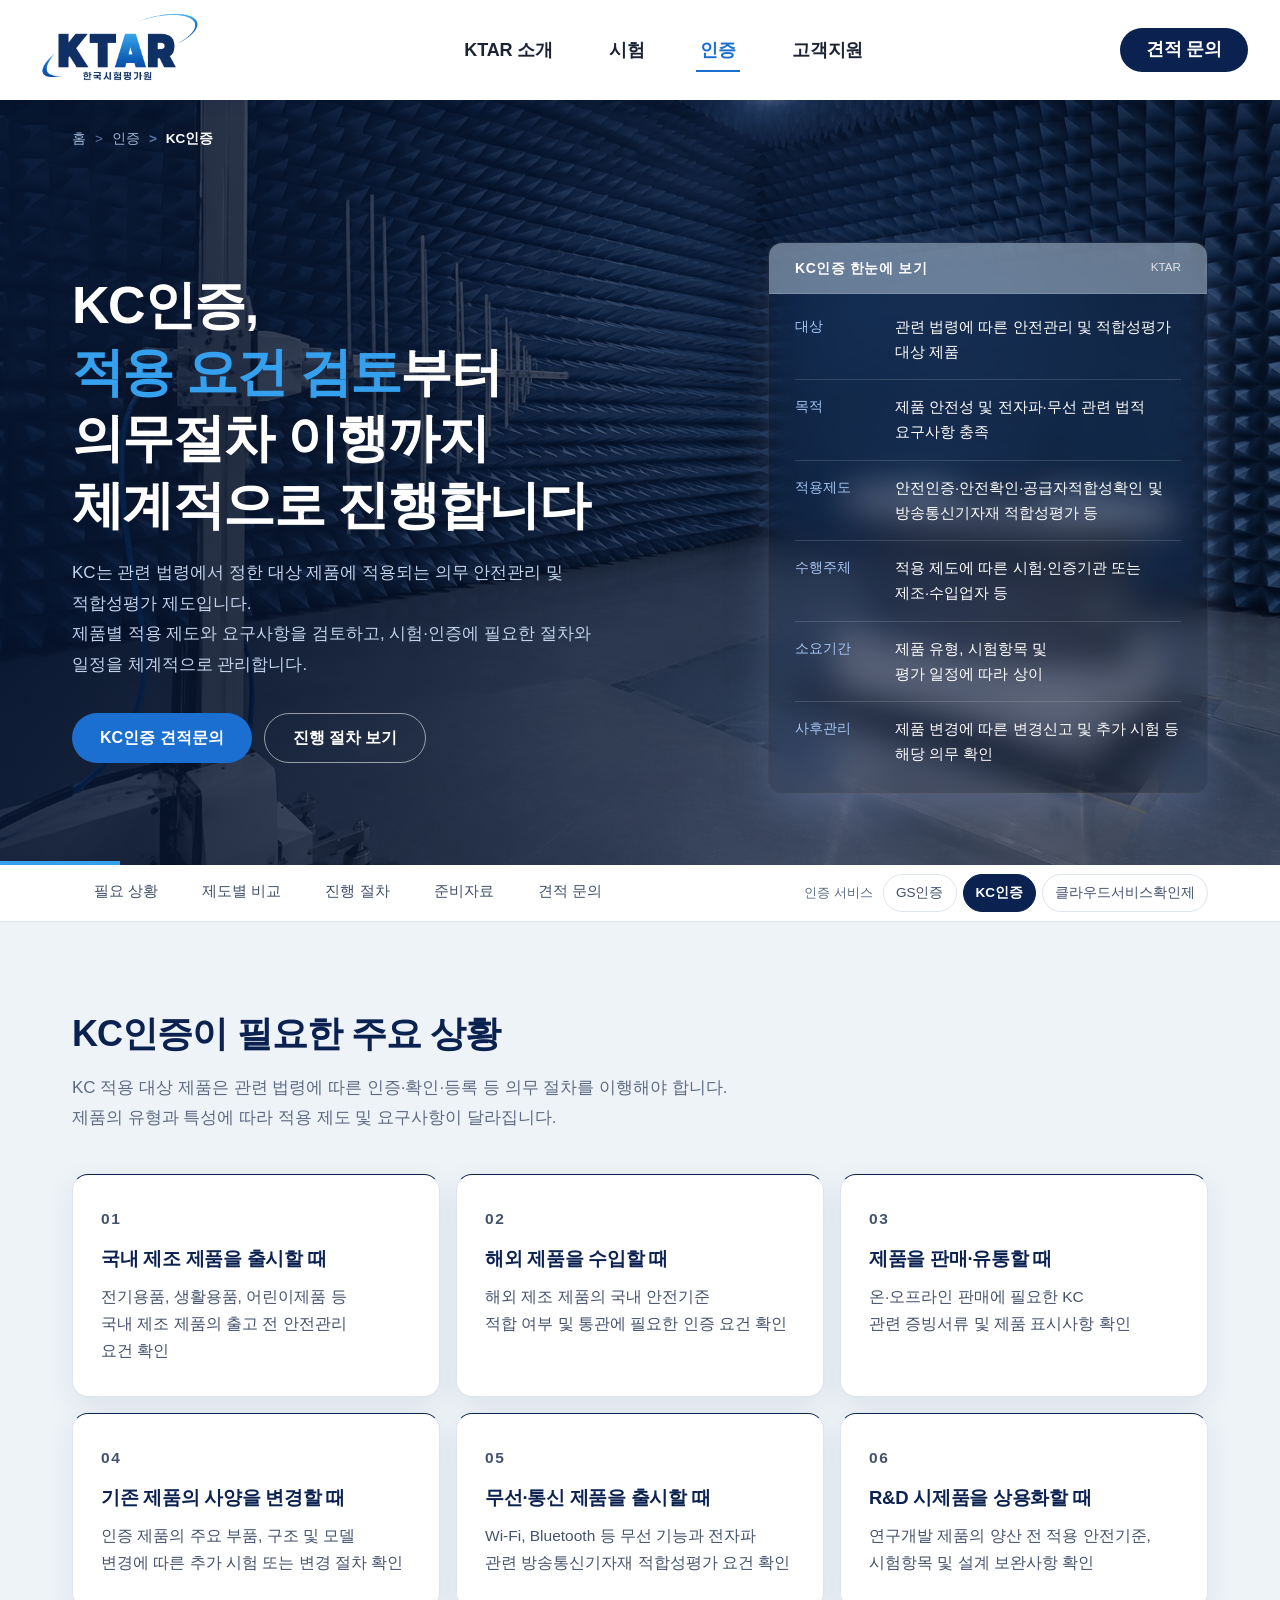
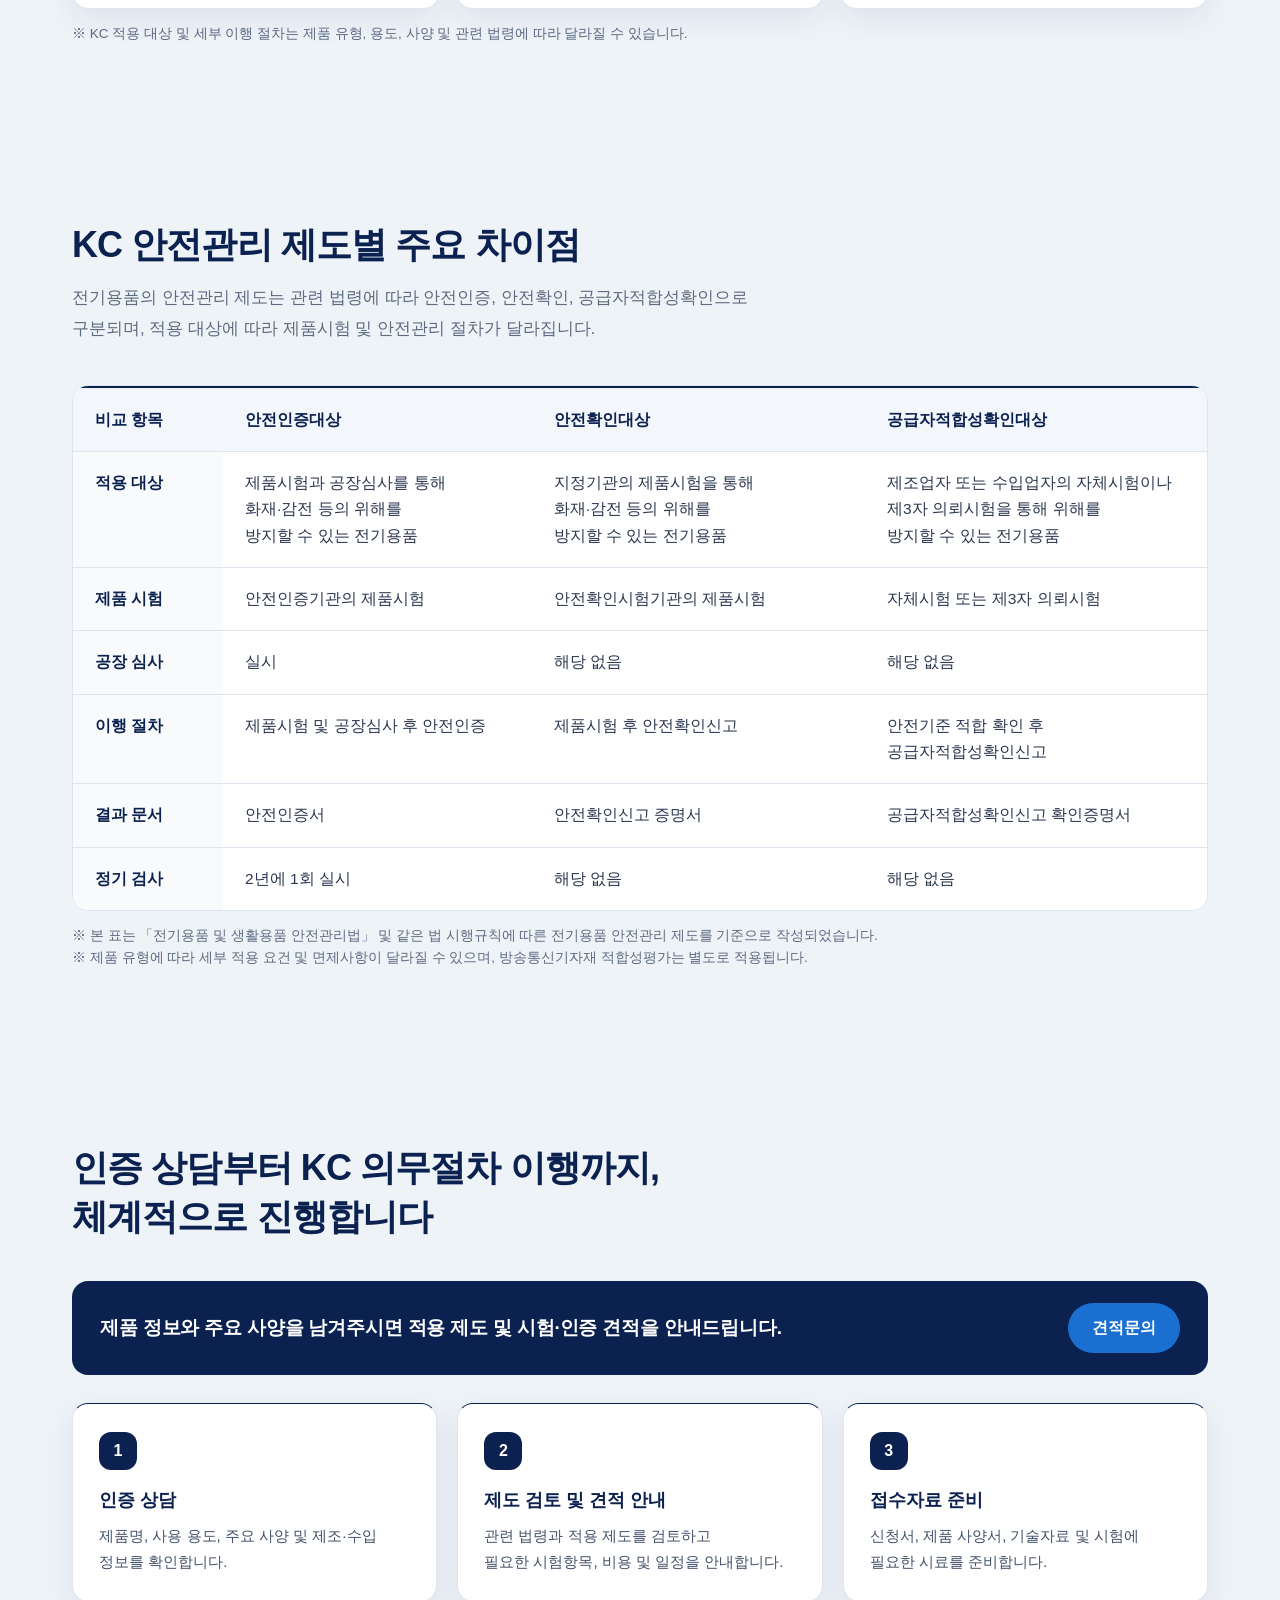
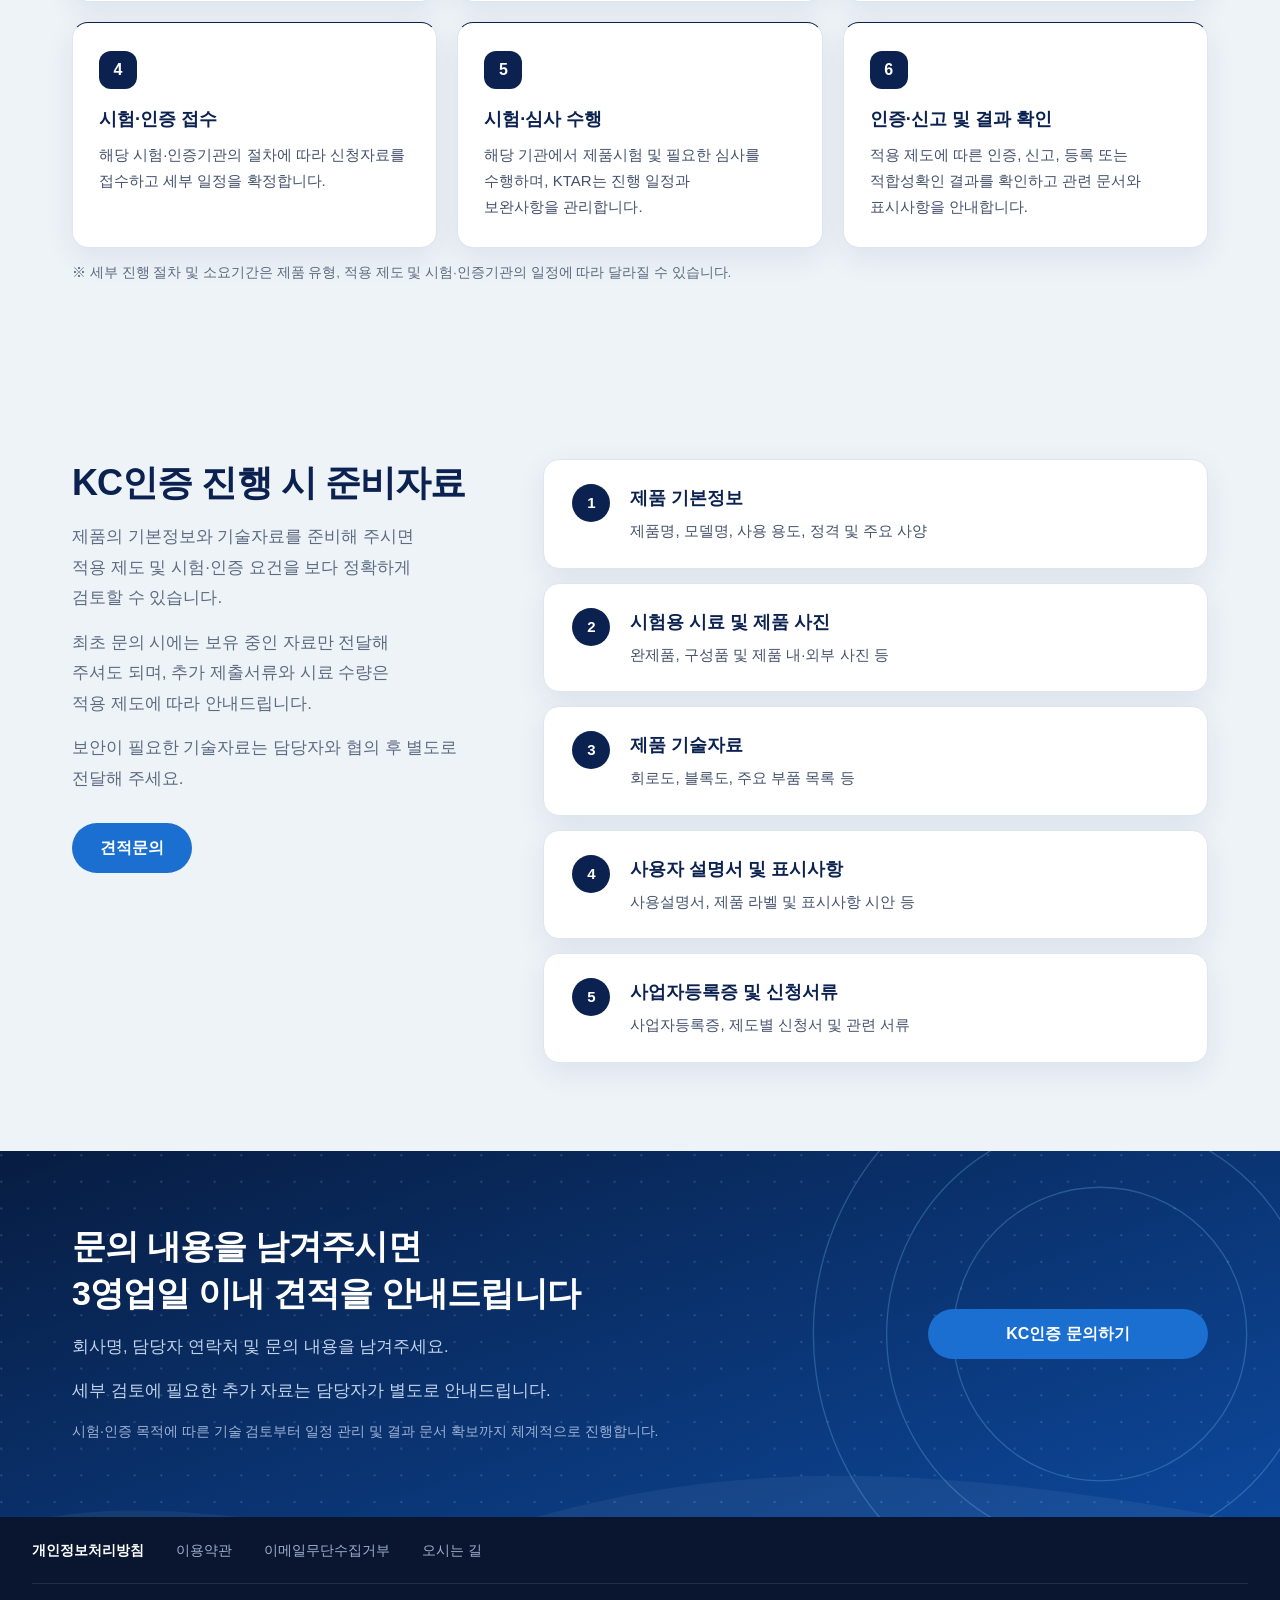
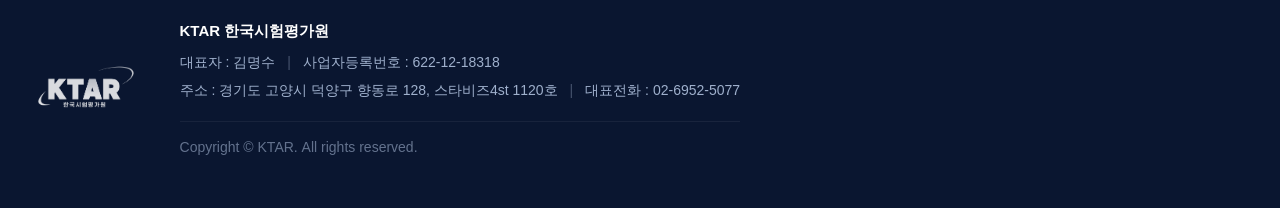
<file: cert/kc.html>
<!DOCTYPE html>
<html lang="ko">
<head>
<meta charset="UTF-8">
<meta name="viewport" content="width=device-width, initial-scale=1">
<title>KC인증 | KTAR 한국시험평가원</title>
<meta name="description" content="KC는 관련 법령에서 정한 대상 제품에 적용되는 의무 안전관리 및 적합성평가 제도입니다. 제품별 적용 제도와 요구사항을 검토하고, 시험·인증에 필요한 절차와 일정을 체계적으로 관리합니다.">
<link rel="stylesheet" href="../css/style.css?v=20261127a">
<link rel="stylesheet" href="../css/sub.css?v=20261127a">
<link rel="stylesheet" href="../css/cert.css?v=20261127a">
</head>
<body class="sub">

<svg width="0" height="0" style="position:absolute" aria-hidden="true">
  <defs>
    <symbol id="i-menu" viewBox="0 0 24 24"><path d="M4 7h16M4 12h16M4 17h16" stroke="currentColor" stroke-width="2" stroke-linecap="round"/></symbol>
    <symbol id="i-map" viewBox="0 0 48 48"><path d="M24 44S9 30 9 19a15 15 0 0 1 30 0c0 11-15 25-15 25z" fill="currentColor" fill-opacity=".15" stroke="currentColor" stroke-width="3" stroke-linejoin="round"/><circle cx="24" cy="19" r="5" fill="none" stroke="currentColor" stroke-width="3"/></symbol>
  </defs>
</svg>

<header class="header is-solid" id="header">
  <div class="header__inner">
    <a href="../index.html" class="logo"><img class="logo__white" src="../images/logo-white.png" alt="KTAR 한국시험평가원"><img class="logo__color" src="../images/logo-color.png" alt="" aria-hidden="true"></a>
    <nav class="gnb" id="gnb" aria-label="주요 메뉴">
      <ul>
        <li><a href="../about/intro.html">KTAR 소개</a>
          <ul class="sub">
            <li><a href="../about/intro.html">기관 소개</a></li>
            <li><a href="../about/location.html">오시는 길</a></li>
          </ul>
        </li>
        <li><a href="../test/certified.html">시험</a>
          <ul class="sub">
            <li><a href="../test/certified.html">공인시험</a></li>
            <li><a href="../test/vv.html">일반시험(V&V)</a></li>
          </ul>
        </li>
        <li class="is-current"><a href="../cert/gs.html">인증</a>
          <ul class="sub">
            <li><a href="../cert/gs.html">GS인증</a></li>
            <li><a href="../cert/kc.html">KC인증</a></li>
            <li><a href="../cert/cloud.html">클라우드서비스확인제</a></li>
          </ul>
        </li>
        <li><a href="../index.html#inquiry">고객지원</a>
          <ul class="sub">
            <li><a href="../index.html#inquiry">견적문의</a></li>
          </ul>
        </li>
      </ul>
    </nav>
    <div class="util">
      <a href="../index.html#inquiry" class="util__quote">견적 문의</a>
      <button type="button" aria-label="전체 메뉴" aria-expanded="false" aria-controls="gnb" data-nav-toggle><svg><use href="#i-menu"/></svg></button>
    </div>
  </div>
</header>

<main class="cp">
  <section class="ph ph--kc">
    <div class="inner ph__inner">
      <ol class="crumb" aria-label="현재 위치">
        <li><a href="../index.html">홈</a></li>
        <li>인증</li>
        <li aria-current="page">KC인증</li>
      </ol>
      <div>
        <h1>KC인증,<br><em>적용 요건 검토</em>부터<br>의무절차 이행까지 체계적으로 진행합니다</h1>
        <p class="ph__lead">KC는 관련 법령에서 정한 대상 제품에 적용되는 의무 안전관리 및 적합성평가 제도입니다. 제품별 적용 제도와 요구사항을 검토하고, 시험·인증에 필요한 절차와 일정을 체계적으로 관리합니다.</p>
        <div class="ph__cta">
          <a class="btn btn--fill" href="../index.html#inquiry">KC인증 견적문의</a>
          <a class="btn btn--line" href="#proc">진행 절차 보기</a>
        </div>
      </div>
      <aside class="fact fact--glass" aria-label="KC인증 핵심 정보">
        <div class="fact__head">KC인증 한눈에 보기<small>KTAR</small></div>
        <dl><div><dt>대상</dt><dd>관련 법령에 따른 안전관리 및 적합성평가 대상 제품</dd></div><div><dt>목적</dt><dd>제품 안전성 및 전자파·무선 관련 법적 요구사항 충족</dd></div><div><dt>적용제도</dt><dd>안전인증·안전확인·공급자적합성확인 및 방송통신기자재 적합성평가 등</dd></div><div><dt>수행주체</dt><dd>적용 제도에 따른 시험·인증기관 또는 제조·수입업자 등</dd></div><div><dt>소요기간</dt><dd>제품 유형, 시험항목 및 평가 일정에 따라 상이</dd></div><div><dt>사후관리</dt><dd>제품 변경에 따른 변경신고 및 추가 시험 등 해당 의무 확인</dd></div></dl>
      </aside>
    </div>
  </section>

  <div class="atab">
    <div class="inner atab__inner">
      <nav aria-label="페이지 내 이동"><a href="#gain">필요 상황</a><a href="#cmp">제도별 비교</a><a href="#proc">진행 절차</a><a href="#docs">준비자료</a><a href="#contact">견적 문의</a></nav>
      <div class="atab__sw"><span>인증 서비스</span><a href="gs.html">GS인증</a><a href="kc.html" aria-current="page">KC인증</a><a href="cloud.html">클라우드서비스확인제</a></div>
    </div>
  </div>

  <section class="cs" id="gain">
    <div class="inner">
      <div class="kh"><h2>KC인증이 필요한 주요 상황</h2><p>KC 적용 대상 제품은 관련 법령에 따른 인증·확인·등록 등 의무 절차를 이행해야 합니다. 제품의 유형과 특성에 따라 적용 제도 및 요구사항이 달라집니다.</p></div>
      <ol class="gain"><li><span class="gain__no">01</span><b>국내 제조 제품을 출시할 때</b><span>전기용품, 생활용품, 어린이제품 등 국내 제조 제품의 출고 전 안전관리 요건 확인</span></li><li><span class="gain__no">02</span><b>해외 제품을 수입할 때</b><span>해외 제조 제품의 국내 안전기준 적합 여부 및 통관에 필요한 인증 요건 확인</span></li><li><span class="gain__no">03</span><b>제품을 판매·유통할 때</b><span>온·오프라인 판매에 필요한 KC 관련 증빙서류 및 제품 표시사항 확인</span></li><li><span class="gain__no">04</span><b>기존 제품의 사양을 변경할 때</b><span>인증 제품의 주요 부품, 구조 및 모델 변경에 따른 추가 시험 또는 변경 절차 확인</span></li><li><span class="gain__no">05</span><b>무선·통신 제품을 출시할 때</b><span>Wi-Fi, Bluetooth 등 무선 기능과 전자파 관련 방송통신기자재 적합성평가 요건 확인</span></li><li><span class="gain__no">06</span><b>R&amp;D 시제품을 상용화할 때</b><span>연구개발 제품의 양산 전 적용 안전기준, 시험항목 및 설계 보완사항 확인</span></li></ol>
      <p class="cmp-note">※ KC 적용 대상 및 세부 이행 절차는 제품 유형, 용도, 사양 및 관련 법령에 따라 달라질 수 있습니다.</p>
    </div>
  </section>

  <section class="cs cs--bg" id="cmp">
    <div class="inner">
      <div class="kh"><h2>KC 안전관리 제도별 주요 차이점</h2><p>전기용품의 안전관리 제도는 관련 법령에 따라 안전인증, 안전확인, 공급자적합성확인으로 구분되며, 적용 대상에 따라 제품시험 및 안전관리 절차가 달라집니다.</p></div>
      <div class="cmp-wrap"><table class="cmp"><thead><tr><th scope="col">비교 항목</th><th scope="col">안전인증대상</th><th scope="col">안전확인대상</th><th scope="col">공급자적합성확인대상</th></tr></thead><tbody><tr><th scope="row">적용 대상</th><td class="">제품시험과 공장심사를 통해 화재·감전 등의 위해를 방지할 수 있는 전기용품</td><td class="">지정기관의 제품시험을 통해 화재·감전 등의 위해를 방지할 수 있는 전기용품</td><td class="">제조업자 또는 수입업자의 자체시험이나 제3자 의뢰시험을 통해 위해를 방지할 수 있는 전기용품</td></tr><tr><th scope="row">제품 시험</th><td class="">안전인증기관의 제품시험</td><td class="">안전확인시험기관의 제품시험</td><td class="">자체시험 또는 제3자 의뢰시험</td></tr><tr><th scope="row">공장 심사</th><td class="">실시</td><td class="">해당 없음</td><td class="">해당 없음</td></tr><tr><th scope="row">이행 절차</th><td class="">제품시험 및 공장심사 후 안전인증</td><td class="">제품시험 후 안전확인신고</td><td class="">안전기준 적합 확인 후 공급자적합성확인신고</td></tr><tr><th scope="row">결과 문서</th><td class="">안전인증서</td><td class="">안전확인신고 증명서</td><td class="">공급자적합성확인신고 확인증명서</td></tr><tr><th scope="row">정기 검사</th><td class="">2년에 1회 실시</td><td class="">해당 없음</td><td class="">해당 없음</td></tr></tbody></table></div>
      <p class="cmp-note">※ 본 표는 「전기용품 및 생활용품 안전관리법」 및 같은 법 시행규칙에 따른 전기용품 안전관리 제도를 기준으로 작성되었습니다.<br>※ 제품 유형에 따라 세부 적용 요건 및 면제사항이 달라질 수 있으며, 방송통신기자재 적합성평가는 별도로 적용됩니다.</p>
      
    </div>
  </section>

  <section class="cs" id="proc">
    <div class="inner">
      <div class="kh"><h2>인증 상담부터 KC 의무절차 이행까지,<br>체계적으로 진행합니다</h2></div>
      <div class="proc-ban"><b>제품 정보와 주요 사양을 남겨주시면 적용 제도 및 시험·인증 견적을 안내드립니다.</b><a href="../index.html#inquiry">견적문의</a></div>
      <ol class="proc"><li><span class="proc__no">1</span><b>인증 상담</b><p>제품명, 사용 용도, 주요 사양 및 제조·수입 정보를 확인합니다.</p></li><li><span class="proc__no">2</span><b>제도 검토 및 견적 안내</b><p>관련 법령과 적용 제도를 검토하고 필요한 시험항목, 비용 및 일정을 안내합니다.</p></li><li><span class="proc__no">3</span><b>접수자료 준비</b><p>신청서, 제품 사양서, 기술자료 및 시험에 필요한 시료를 준비합니다.</p></li><li><span class="proc__no">4</span><b>시험·인증 접수</b><p>해당 시험·인증기관의 절차에 따라 신청자료를 접수하고 세부 일정을 확정합니다.</p></li><li><span class="proc__no">5</span><b>시험·심사 수행</b><p>해당 기관에서 제품시험 및 필요한 심사를 수행하며, KTAR는 진행 일정과 보완사항을 관리합니다.</p></li><li><span class="proc__no">6</span><b>인증·신고 및 결과 확인</b><p>적용 제도에 따른 인증, 신고, 등록 또는 적합성확인 결과를 확인하고 관련 문서와 표시사항을 안내합니다.</p></li></ol>
      <p class="cmp-note">※ 세부 진행 절차 및 소요기간은 제품 유형, 적용 제도 및 시험·인증기관의 일정에 따라 달라질 수 있습니다.</p>
    </div>
  </section>

  <section class="cs cs--bg" id="docs">
    <div class="inner docs2">
      <div class="docs2__head">
        <h2>KC인증 진행 시 준비자료</h2>
        <p>제품의 기본정보와 기술자료를 준비해 주시면 적용 제도 및 시험·인증 요건을 보다 정확하게 검토할 수 있습니다.</p><p>최초 문의 시에는 보유 중인 자료만 전달해 주셔도 되며, 추가 제출서류와 시료 수량은 적용 제도에 따라 안내드립니다.</p>
        <p class="docs-note">보안이 필요한 기술자료는 담당자와 협의 후 별도로 전달해 주세요.</p>
        <a class="btn btn--fill" href="../index.html#inquiry">견적문의</a>
      </div>
      <ol class="docs2__list"><li><span class="docs2__no">1</span><div><b>제품 기본정보</b><span>제품명, 모델명, 사용 용도, 정격 및 주요 사양</span></div></li><li><span class="docs2__no">2</span><div><b>시험용 시료 및 제품 사진</b><span>완제품, 구성품 및 제품 내·외부 사진 등</span></div></li><li><span class="docs2__no">3</span><div><b>제품 기술자료</b><span>회로도, 블록도, 주요 부품 목록 등</span></div></li><li><span class="docs2__no">4</span><div><b>사용자 설명서 및 표시사항</b><span>사용설명서, 제품 라벨 및 표시사항 시안 등</span></div></li><li><span class="docs2__no">5</span><div><b>사업자등록증 및 신청서류</b><span>사업자등록증, 제도별 신청서 및 관련 서류</span></div></li></ol>
    </div>
  </section>

  <section class="contact" id="contact">
    <div class="inner contact__inner">
      <div>
        <h2>문의 내용을 남겨주시면<br>3영업일 이내 견적을 안내드립니다</h2>
        <p>회사명, 담당자 연락처 및 문의 내용을 남겨주세요.</p><p>세부 검토에 필요한 추가 자료는 담당자가 별도로 안내드립니다.</p>
        <p class="contact__note">시험·인증 목적에 따른 기술 검토부터 일정 관리 및 결과 문서 확보까지 체계적으로 진행합니다.</p>
      </div>
      <div class="contact__side">
        <a class="btn btn--fill" href="../index.html#inquiry">KC인증 문의하기</a>
      </div>
    </div>
  </section>
</main>

<footer class="footer">
  <div class="inner">
    <ul class="footer__links">
      <li><a href="#"><b>개인정보처리방침</b></a></li>
      <li><a href="../legal/terms.html" data-legal>이용약관</a></li>
      <li><a href="#">이메일무단수집거부</a></li>
      <li><a href="../about/location.html">오시는 길</a></li>
    </ul>
    <div class="footer__body">
      <img src="../images/logo-white.png" alt="KTAR 한국시험평가원" class="footer__logo">
      <address>
        <p class="footer__name">KTAR 한국시험평가원</p>
        <p class="footer__info"><span>대표자 : 김명수</span><span>사업자등록번호 : 622-12-18318</span></p>
        <p class="footer__info"><span>주소 : 경기도 고양시 덕양구 향동로 128, 스타비즈4st 1120호</span><span>대표전화 : <a href="tel:02-6952-5077">02-6952-5077</a></span></p>
        <p class="footer__copy">Copyright © KTAR. All rights reserved.</p>
      </address>
    </div>
  </div>
</footer>

<script src="../js/nav.js?v=20261124b"></script>
<script src="../js/wrap.js?v=20261125r"></script>
<script src="../js/legal.js?v=20261125c"></script>
</body>
</html>
</file>
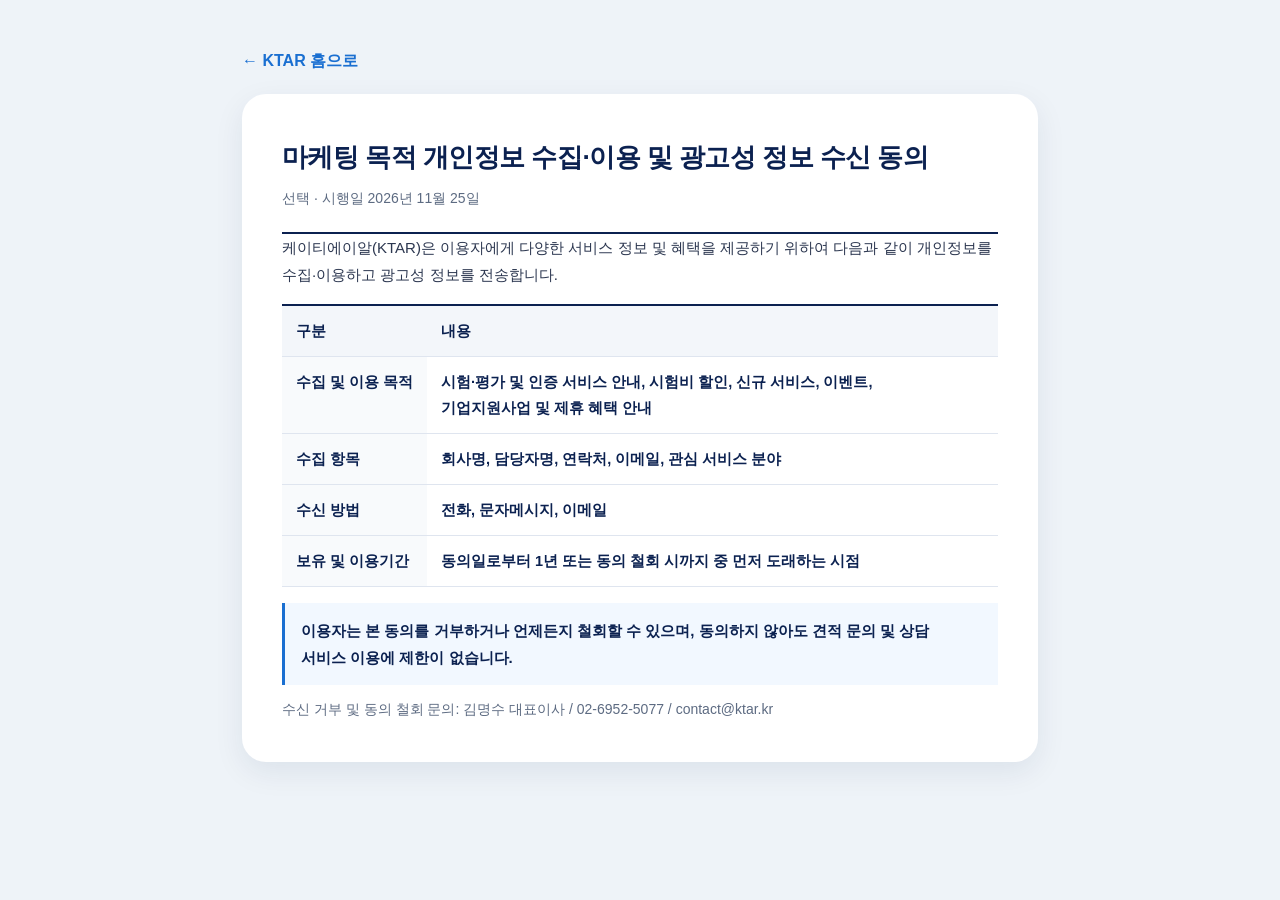
<file: legal/consent-marketing.html>
<!DOCTYPE html>
<html lang="ko">
<head>
<meta charset="UTF-8">
<meta name="viewport" content="width=device-width, initial-scale=1">
<title>마케팅 목적 개인정보 수집·이용 및 광고성 정보 수신 동의 | KTAR 한국시험평가원</title>
<meta name="robots" content="noindex">
<link rel="stylesheet" href="../css/style.css?v=20261127a">
</head>
<body class="legal-page">
<!-- 견적문의 동의 영역의 '내용 보기'에서 js/legal.js 가 article.legal 을 모달로 띄운다. 이 페이지는 스크립트가 없을 때의 대체 화면이다. -->
<main class="inner">
  <a href="../index.html" class="legal-page__home">← KTAR 홈으로</a>
  <article class="legal" aria-labelledby="consent-marketing-title">
    <h1 id="consent-marketing-title">마케팅 목적 개인정보 수집·이용 및 광고성 정보 수신 동의</h1>
    <p class="legal__date">선택 · 시행일 2026년 11월 25일</p>
    <p>케이티에이알(KTAR)은 이용자에게 다양한 서비스 정보 및 혜택을 제공하기 위하여 다음과 같이 개인정보를 수집·이용하고 광고성 정보를 전송합니다.</p>
    <table class="legal__table">
      <thead><tr><th scope="col">구분</th><th scope="col">내용</th></tr></thead>
      <tbody>
        <tr><th scope="row">수집 및 이용 목적</th><td><strong>시험·평가 및 인증 서비스 안내, 시험비 할인, 신규 서비스, 이벤트, 기업지원사업 및 제휴 혜택 안내</strong></td></tr>
        <tr><th scope="row">수집 항목</th><td><strong>회사명, 담당자명, 연락처, 이메일, 관심 서비스 분야</strong></td></tr>
        <tr><th scope="row">수신 방법</th><td><strong>전화, 문자메시지, 이메일</strong></td></tr>
        <tr><th scope="row">보유 및 이용기간</th><td><strong>동의일로부터 1년 또는 동의 철회 시까지 중 먼저 도래하는 시점</strong></td></tr>
      </tbody>
    </table>
    <p class="legal__notice">이용자는 본 동의를 거부하거나 언제든지 철회할 수 있으며, 동의하지 않아도 견적 문의 및 상담 서비스 이용에 제한이 없습니다.</p>
    <p class="legal__contact">수신 거부 및 동의 철회 문의: 김명수 대표이사 / 02-6952-5077 / contact@ktar.kr</p>
  </article>
</main>
<script src="../js/wrap.js?v=20261125r"></script>
</body>
</html>
</file>
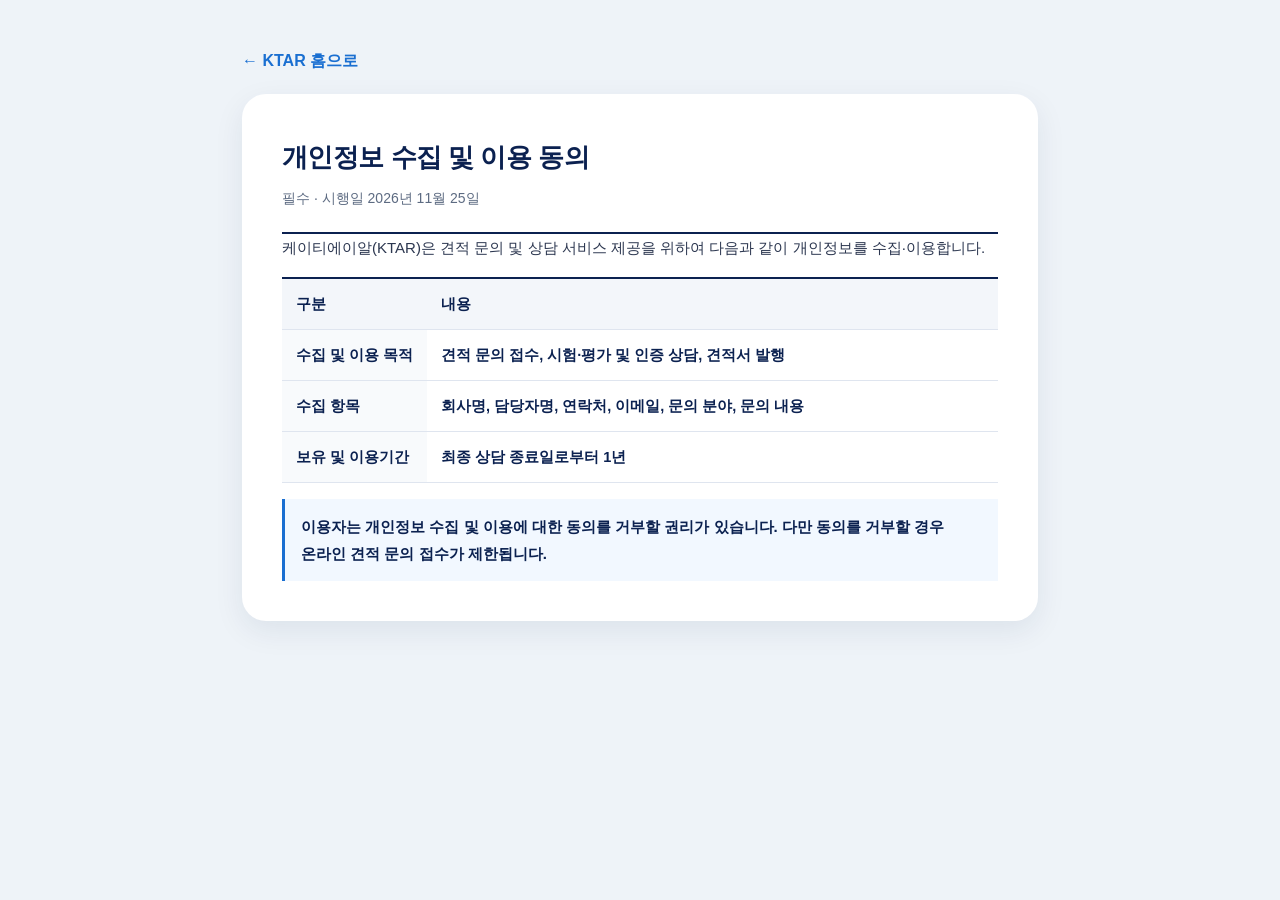
<file: legal/consent-privacy.html>
<!DOCTYPE html>
<html lang="ko">
<head>
<meta charset="UTF-8">
<meta name="viewport" content="width=device-width, initial-scale=1">
<title>개인정보 수집 및 이용 동의 | KTAR 한국시험평가원</title>
<meta name="robots" content="noindex">
<link rel="stylesheet" href="../css/style.css?v=20261127a">
</head>
<body class="legal-page">
<!-- 견적문의 동의 영역의 '내용 보기'에서 js/legal.js 가 article.legal 을 모달로 띄운다. 이 페이지는 스크립트가 없을 때의 대체 화면이다. -->
<main class="inner">
  <a href="../index.html" class="legal-page__home">← KTAR 홈으로</a>
  <article class="legal" aria-labelledby="consent-privacy-title">
    <h1 id="consent-privacy-title">개인정보 수집 및 이용 동의</h1>
    <p class="legal__date">필수 · 시행일 2026년 11월 25일</p>
    <p>케이티에이알(KTAR)은 견적 문의 및 상담 서비스 제공을 위하여 다음과 같이 개인정보를 수집·이용합니다.</p>
    <table class="legal__table">
      <thead><tr><th scope="col">구분</th><th scope="col">내용</th></tr></thead>
      <tbody>
        <tr><th scope="row">수집 및 이용 목적</th><td><strong>견적 문의 접수, 시험·평가 및 인증 상담, 견적서 발행</strong></td></tr>
        <tr><th scope="row">수집 항목</th><td><strong>회사명, 담당자명, 연락처, 이메일, 문의 분야, 문의 내용</strong></td></tr>
        <tr><th scope="row">보유 및 이용기간</th><td><strong>최종 상담 종료일로부터 1년</strong></td></tr>
      </tbody>
    </table>
    <p class="legal__notice">이용자는 개인정보 수집 및 이용에 대한 동의를 거부할 권리가 있습니다. 다만 동의를 거부할 경우 온라인 견적 문의 접수가 제한됩니다.</p>
  </article>
</main>
<script src="../js/wrap.js?v=20261125r"></script>
</body>
</html>
</file>
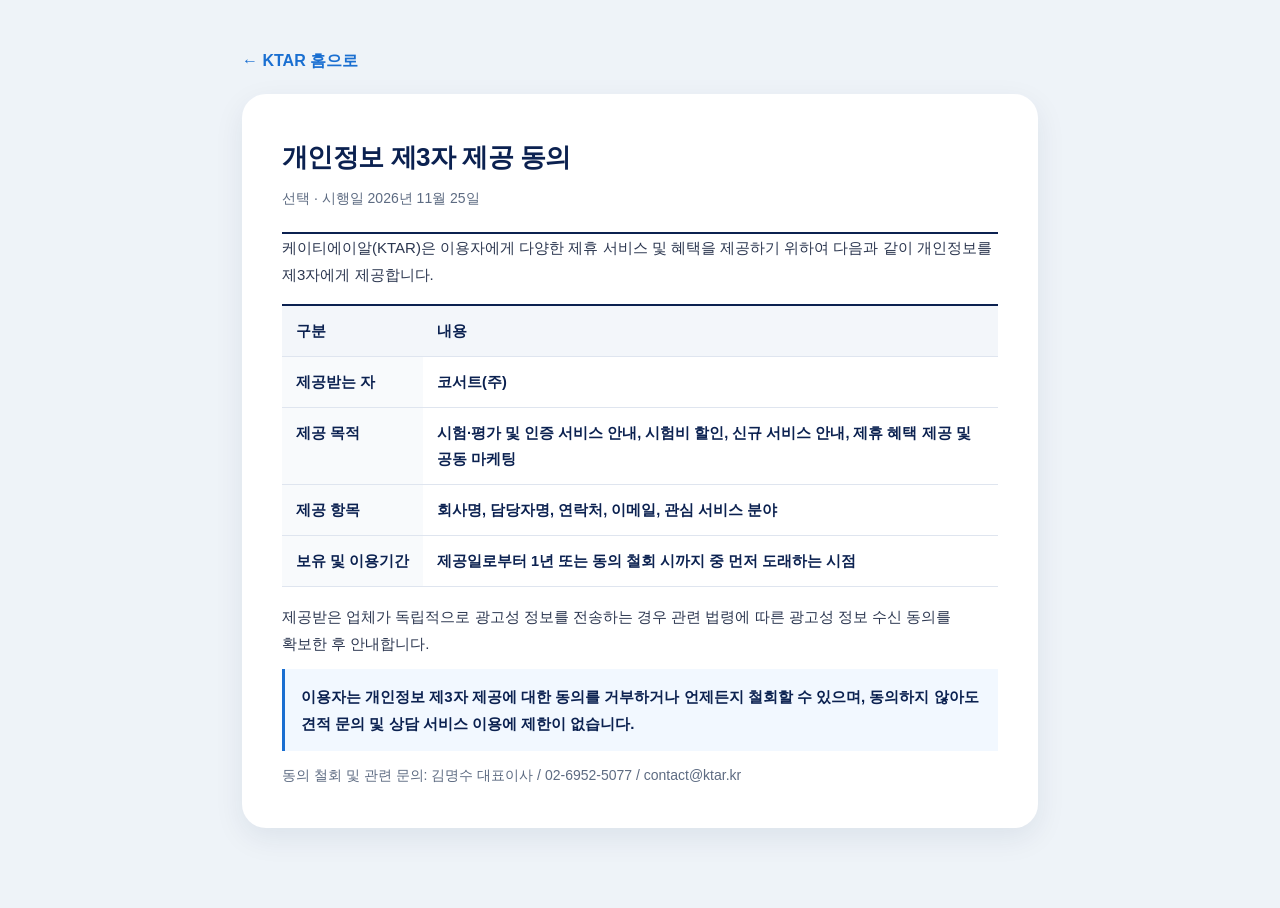
<file: legal/consent-thirdparty.html>
<!DOCTYPE html>
<html lang="ko">
<head>
<meta charset="UTF-8">
<meta name="viewport" content="width=device-width, initial-scale=1">
<title>개인정보 제3자 제공 동의 | KTAR 한국시험평가원</title>
<meta name="robots" content="noindex">
<link rel="stylesheet" href="../css/style.css?v=20261127a">
</head>
<body class="legal-page">
<!-- 견적문의 동의 영역의 '내용 보기'에서 js/legal.js 가 article.legal 을 모달로 띄운다. 이 페이지는 스크립트가 없을 때의 대체 화면이다. -->
<main class="inner">
  <a href="../index.html" class="legal-page__home">← KTAR 홈으로</a>
  <article class="legal" aria-labelledby="consent-thirdparty-title">
    <h1 id="consent-thirdparty-title">개인정보 제3자 제공 동의</h1>
    <p class="legal__date">선택 · 시행일 2026년 11월 25일</p>
    <p>케이티에이알(KTAR)은 이용자에게 다양한 제휴 서비스 및 혜택을 제공하기 위하여 다음과 같이 개인정보를 제3자에게 제공합니다.</p>
    <table class="legal__table">
      <thead><tr><th scope="col">구분</th><th scope="col">내용</th></tr></thead>
      <tbody>
        <tr><th scope="row">제공받는 자</th><td><strong>코서트(주)</strong></td></tr>
        <tr><th scope="row">제공 목적</th><td><strong>시험·평가 및 인증 서비스 안내, 시험비 할인, 신규 서비스 안내, 제휴 혜택 제공 및 공동 마케팅</strong></td></tr>
        <tr><th scope="row">제공 항목</th><td><strong>회사명, 담당자명, 연락처, 이메일, 관심 서비스 분야</strong></td></tr>
        <tr><th scope="row">보유 및 이용기간</th><td><strong>제공일로부터 1년 또는 동의 철회 시까지 중 먼저 도래하는 시점</strong></td></tr>
      </tbody>
    </table>
    <p>제공받은 업체가 독립적으로 광고성 정보를 전송하는 경우 관련 법령에 따른 광고성 정보 수신 동의를 확보한 후 안내합니다.</p>
    <p class="legal__notice">이용자는 개인정보 제3자 제공에 대한 동의를 거부하거나 언제든지 철회할 수 있으며, 동의하지 않아도 견적 문의 및 상담 서비스 이용에 제한이 없습니다.</p>
    <p class="legal__contact">동의 철회 및 관련 문의: 김명수 대표이사 / 02-6952-5077 / contact@ktar.kr</p>
  </article>
</main>
<script src="../js/wrap.js?v=20261125r"></script>
</body>
</html>
</file>
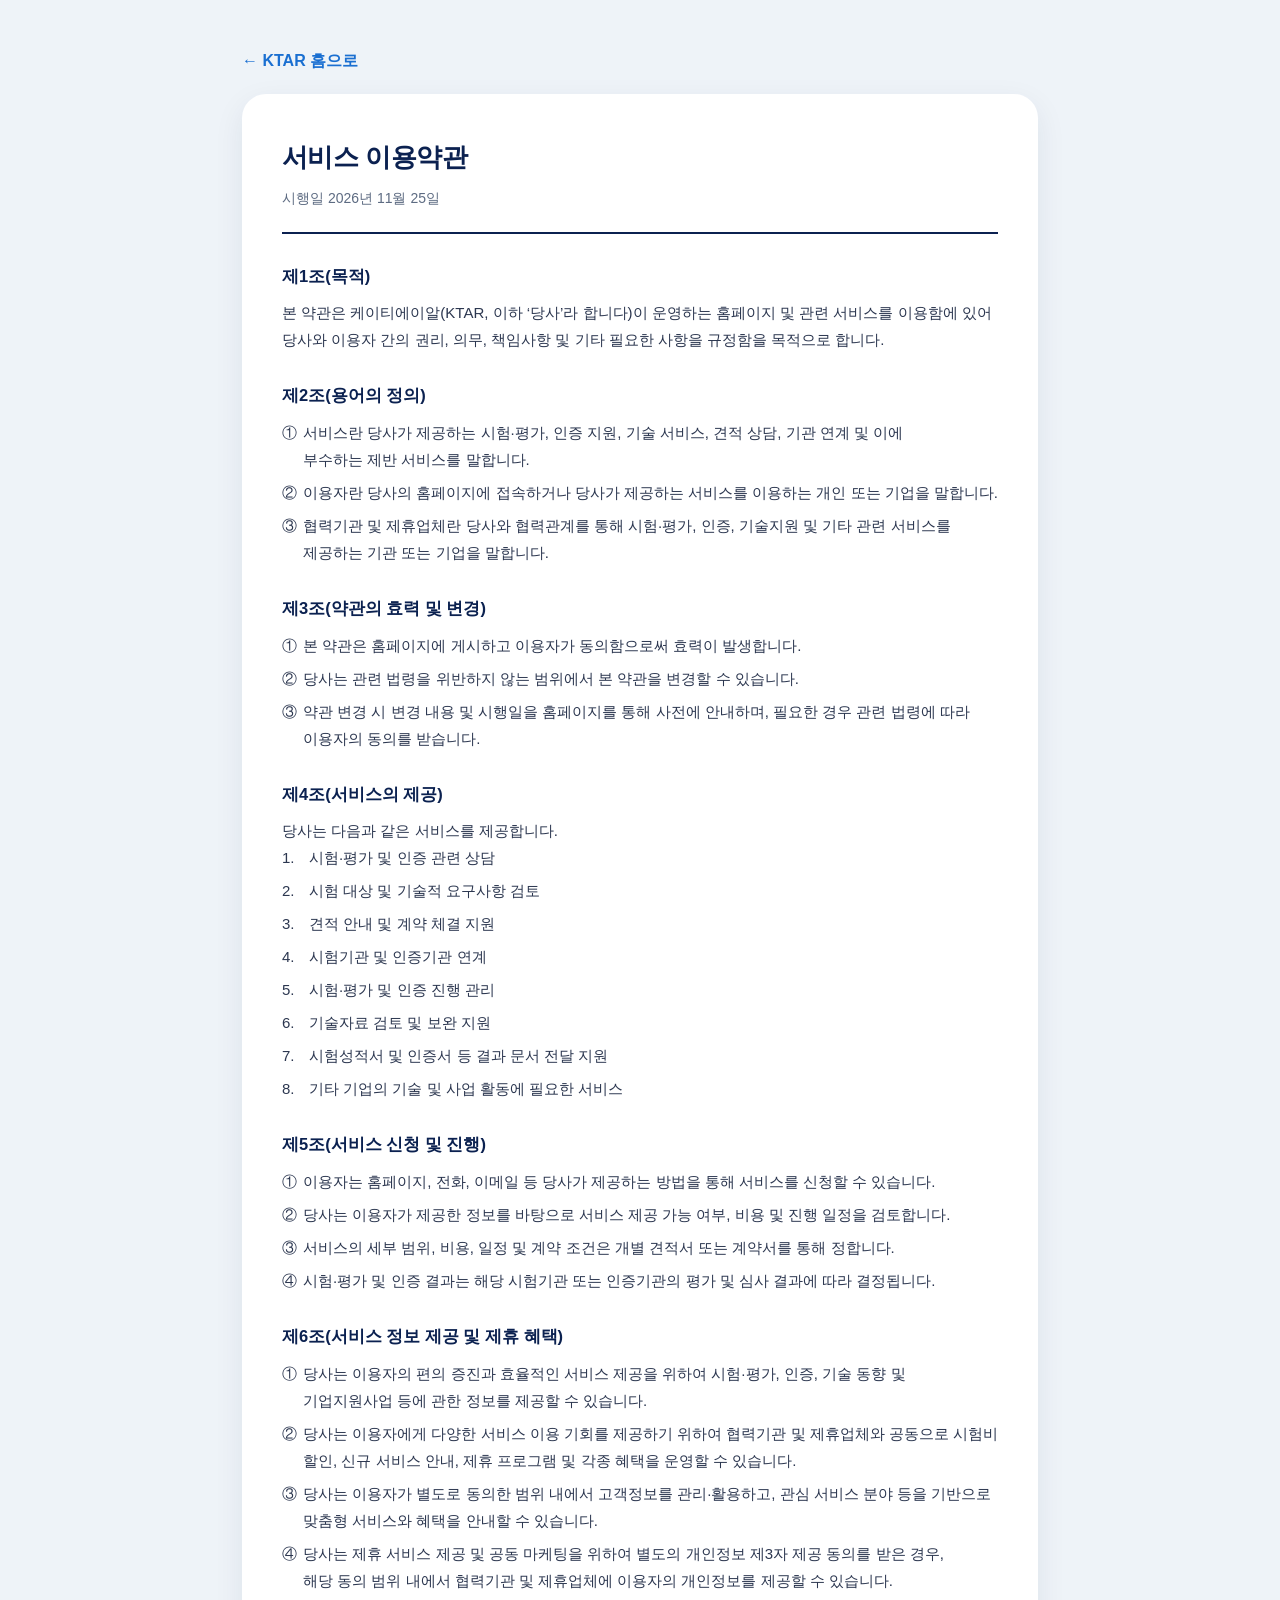
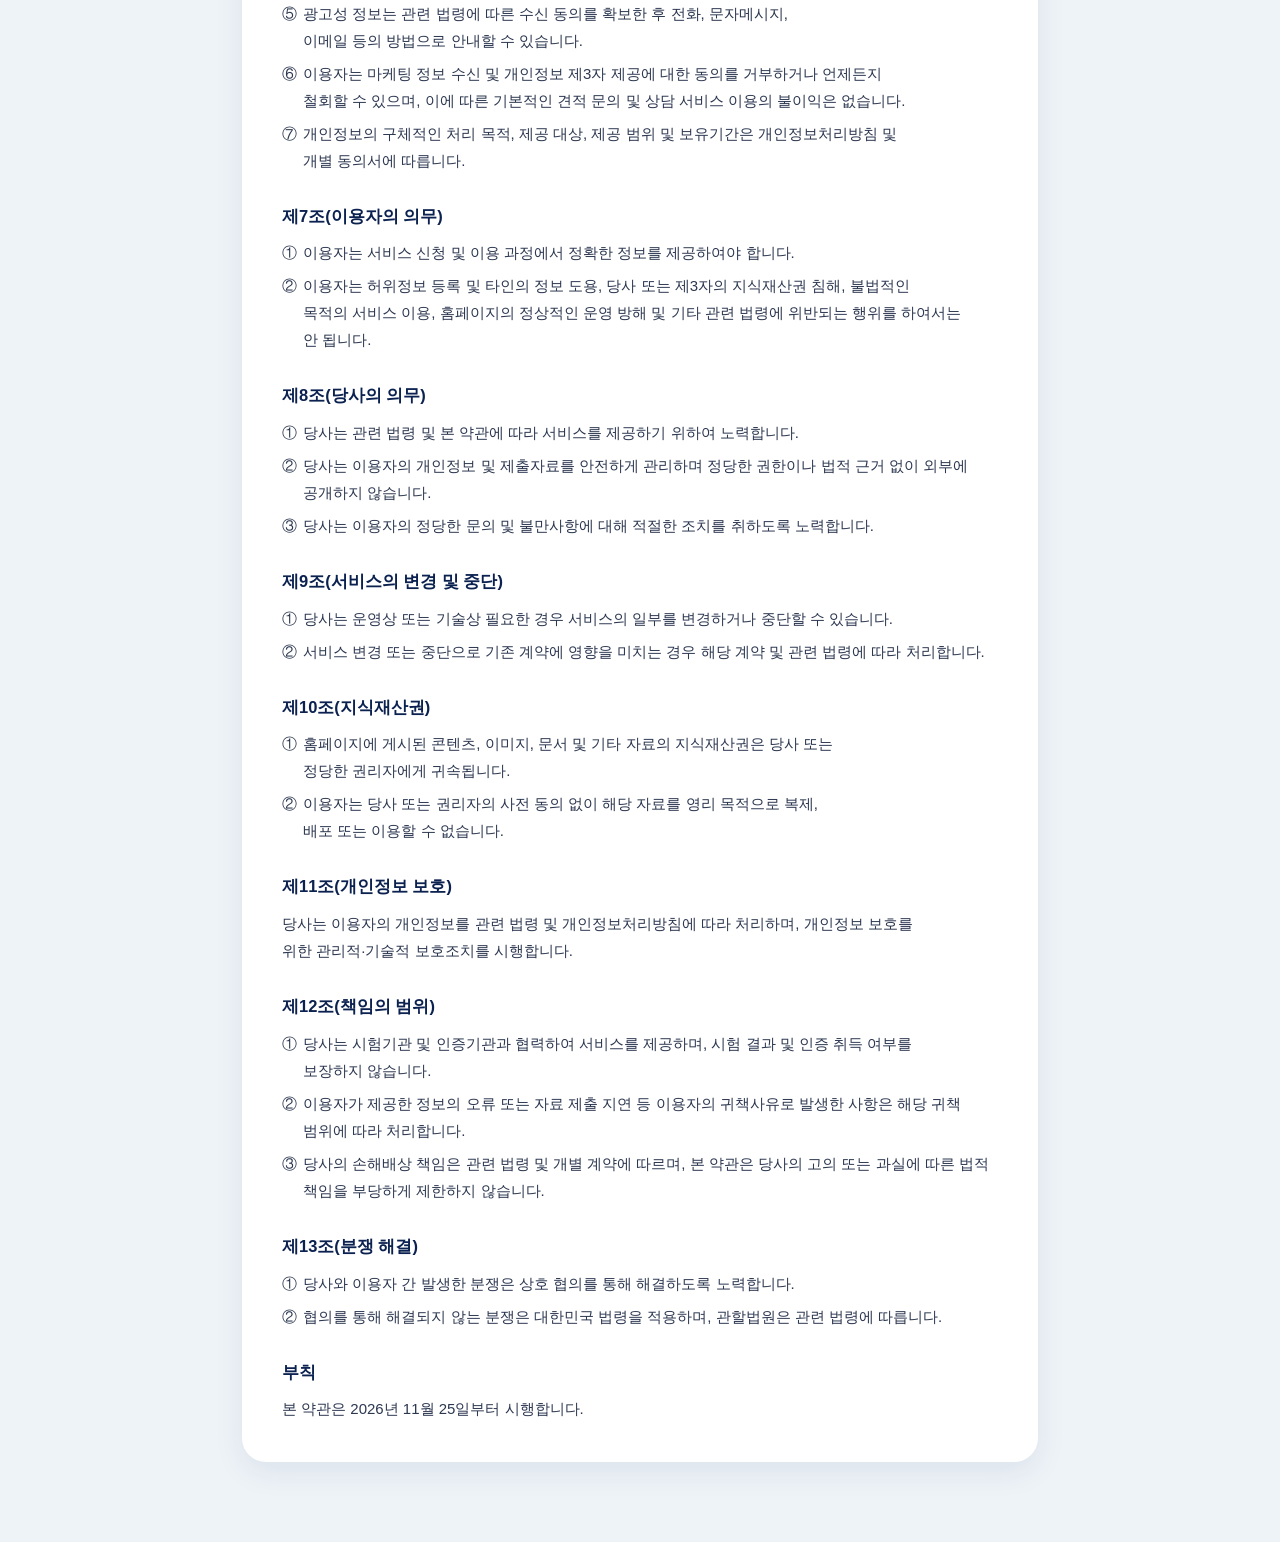
<file: legal/terms.html>
<!DOCTYPE html>
<html lang="ko">
<head>
<meta charset="UTF-8">
<meta name="viewport" content="width=device-width, initial-scale=1">
<title>서비스 이용약관 | KTAR 한국시험평가원</title>
<meta name="robots" content="noindex">
<link rel="stylesheet" href="../css/style.css?v=20261127a">
</head>
<body class="legal-page">
<!-- 푸터 '이용약관' 클릭 시 js/legal.js 가 아래 article.legal 을 모달로 띄운다. 이 페이지는 스크립트가 없을 때의 대체 화면이다. -->
<main class="inner">
  <a href="../index.html" class="legal-page__home">← KTAR 홈으로</a>
  <article class="legal" aria-labelledby="legal-terms-title">
    <h1 id="legal-terms-title">서비스 이용약관</h1>
    <p class="legal__date">시행일 2026년 11월 25일</p>

    <h2>제1조(목적)</h2>
    <p>본 약관은 케이티에이알(KTAR, 이하 ‘당사’라 합니다)이 운영하는 홈페이지 및 관련 서비스를 이용함에 있어 당사와 이용자 간의 권리, 의무, 책임사항 및 기타 필요한 사항을 규정함을 목적으로 합니다.</p>

    <h2>제2조(용어의 정의)</h2>
    <ol class="legal__circled">
      <li><span>①</span>서비스란 당사가 제공하는 시험·평가, 인증 지원, 기술 서비스, 견적 상담, 기관 연계 및 이에 부수하는 제반 서비스를 말합니다.</li>
      <li><span>②</span>이용자란 당사의 홈페이지에 접속하거나 당사가 제공하는 서비스를 이용하는 개인 또는 기업을 말합니다.</li>
      <li><span>③</span>협력기관 및 제휴업체란 당사와 협력관계를 통해 시험·평가, 인증, 기술지원 및 기타 관련 서비스를 제공하는 기관 또는 기업을 말합니다.</li>
    </ol>

    <h2>제3조(약관의 효력 및 변경)</h2>
    <ol class="legal__circled">
      <li><span>①</span>본 약관은 홈페이지에 게시하고 이용자가 동의함으로써 효력이 발생합니다.</li>
      <li><span>②</span>당사는 관련 법령을 위반하지 않는 범위에서 본 약관을 변경할 수 있습니다.</li>
      <li><span>③</span>약관 변경 시 변경 내용 및 시행일을 홈페이지를 통해 사전에 안내하며, 필요한 경우 관련 법령에 따라 이용자의 동의를 받습니다.</li>
    </ol>

    <h2>제4조(서비스의 제공)</h2>
    <p>당사는 다음과 같은 서비스를 제공합니다.</p>
    <ol class="legal__num">
      <li>시험·평가 및 인증 관련 상담</li>
      <li>시험 대상 및 기술적 요구사항 검토</li>
      <li>견적 안내 및 계약 체결 지원</li>
      <li>시험기관 및 인증기관 연계</li>
      <li>시험·평가 및 인증 진행 관리</li>
      <li>기술자료 검토 및 보완 지원</li>
      <li>시험성적서 및 인증서 등 결과 문서 전달 지원</li>
      <li>기타 기업의 기술 및 사업 활동에 필요한 서비스</li>
    </ol>

    <h2>제5조(서비스 신청 및 진행)</h2>
    <ol class="legal__circled">
      <li><span>①</span>이용자는 홈페이지, 전화, 이메일 등 당사가 제공하는 방법을 통해 서비스를 신청할 수 있습니다.</li>
      <li><span>②</span>당사는 이용자가 제공한 정보를 바탕으로 서비스 제공 가능 여부, 비용 및 진행 일정을 검토합니다.</li>
      <li><span>③</span>서비스의 세부 범위, 비용, 일정 및 계약 조건은 개별 견적서 또는 계약서를 통해 정합니다.</li>
      <li><span>④</span>시험·평가 및 인증 결과는 해당 시험기관 또는 인증기관의 평가 및 심사 결과에 따라 결정됩니다.</li>
    </ol>

    <h2>제6조(서비스 정보 제공 및 제휴 혜택)</h2>
    <ol class="legal__circled">
      <li><span>①</span>당사는 이용자의 편의 증진과 효율적인 서비스 제공을 위하여 시험·평가, 인증, 기술 동향 및 기업지원사업 등에 관한 정보를 제공할 수 있습니다.</li>
      <li><span>②</span>당사는 이용자에게 다양한 서비스 이용 기회를 제공하기 위하여 협력기관 및 제휴업체와 공동으로 시험비 할인, 신규 서비스 안내, 제휴 프로그램 및 각종 혜택을 운영할 수 있습니다.</li>
      <li><span>③</span>당사는 이용자가 별도로 동의한 범위 내에서 고객정보를 관리·활용하고, 관심 서비스 분야 등을 기반으로 맞춤형 서비스와 혜택을 안내할 수 있습니다.</li>
      <li><span>④</span>당사는 제휴 서비스 제공 및 공동 마케팅을 위하여 별도의 개인정보 제3자 제공 동의를 받은 경우, 해당 동의 범위 내에서 협력기관 및 제휴업체에 이용자의 개인정보를 제공할 수 있습니다.</li>
      <li><span>⑤</span>광고성 정보는 관련 법령에 따른 수신 동의를 확보한 후 전화, 문자메시지, 이메일 등의 방법으로 안내할 수 있습니다.</li>
      <li><span>⑥</span>이용자는 마케팅 정보 수신 및 개인정보 제3자 제공에 대한 동의를 거부하거나 언제든지 철회할 수 있으며, 이에 따른 기본적인 견적 문의 및 상담 서비스 이용의 불이익은 없습니다.</li>
      <li><span>⑦</span>개인정보의 구체적인 처리 목적, 제공 대상, 제공 범위 및 보유기간은 개인정보처리방침 및 개별 동의서에 따릅니다.</li>
    </ol>

    <h2>제7조(이용자의 의무)</h2>
    <ol class="legal__circled">
      <li><span>①</span>이용자는 서비스 신청 및 이용 과정에서 정확한 정보를 제공하여야 합니다.</li>
      <li><span>②</span>이용자는 허위정보 등록 및 타인의 정보 도용, 당사 또는 제3자의 지식재산권 침해, 불법적인 목적의 서비스 이용, 홈페이지의 정상적인 운영 방해 및 기타 관련 법령에 위반되는 행위를 하여서는 안 됩니다.</li>
    </ol>

    <h2>제8조(당사의 의무)</h2>
    <ol class="legal__circled">
      <li><span>①</span>당사는 관련 법령 및 본 약관에 따라 서비스를 제공하기 위하여 노력합니다.</li>
      <li><span>②</span>당사는 이용자의 개인정보 및 제출자료를 안전하게 관리하며 정당한 권한이나 법적 근거 없이 외부에 공개하지 않습니다.</li>
      <li><span>③</span>당사는 이용자의 정당한 문의 및 불만사항에 대해 적절한 조치를 취하도록 노력합니다.</li>
    </ol>

    <h2>제9조(서비스의 변경 및 중단)</h2>
    <ol class="legal__circled">
      <li><span>①</span>당사는 운영상 또는 기술상 필요한 경우 서비스의 일부를 변경하거나 중단할 수 있습니다.</li>
      <li><span>②</span>서비스 변경 또는 중단으로 기존 계약에 영향을 미치는 경우 해당 계약 및 관련 법령에 따라 처리합니다.</li>
    </ol>

    <h2>제10조(지식재산권)</h2>
    <ol class="legal__circled">
      <li><span>①</span>홈페이지에 게시된 콘텐츠, 이미지, 문서 및 기타 자료의 지식재산권은 당사 또는 정당한 권리자에게 귀속됩니다.</li>
      <li><span>②</span>이용자는 당사 또는 권리자의 사전 동의 없이 해당 자료를 영리 목적으로 복제, 배포 또는 이용할 수 없습니다.</li>
    </ol>

    <h2>제11조(개인정보 보호)</h2>
    <p>당사는 이용자의 개인정보를 관련 법령 및 개인정보처리방침에 따라 처리하며, 개인정보 보호를 위한 관리적·기술적 보호조치를 시행합니다.</p>

    <h2>제12조(책임의 범위)</h2>
    <ol class="legal__circled">
      <li><span>①</span>당사는 시험기관 및 인증기관과 협력하여 서비스를 제공하며, 시험 결과 및 인증 취득 여부를 보장하지 않습니다.</li>
      <li><span>②</span>이용자가 제공한 정보의 오류 또는 자료 제출 지연 등 이용자의 귀책사유로 발생한 사항은 해당 귀책 범위에 따라 처리합니다.</li>
      <li><span>③</span>당사의 손해배상 책임은 관련 법령 및 개별 계약에 따르며, 본 약관은 당사의 고의 또는 과실에 따른 법적 책임을 부당하게 제한하지 않습니다.</li>
    </ol>

    <h2>제13조(분쟁 해결)</h2>
    <ol class="legal__circled">
      <li><span>①</span>당사와 이용자 간 발생한 분쟁은 상호 협의를 통해 해결하도록 노력합니다.</li>
      <li><span>②</span>협의를 통해 해결되지 않는 분쟁은 대한민국 법령을 적용하며, 관할법원은 관련 법령에 따릅니다.</li>
    </ol>

    <h2>부칙</h2>
    <p>본 약관은 2026년 11월 25일부터 시행합니다.</p>
  </article>
</main>
<script src="../js/wrap.js?v=20261125r"></script>
</body>
</html>
</file>
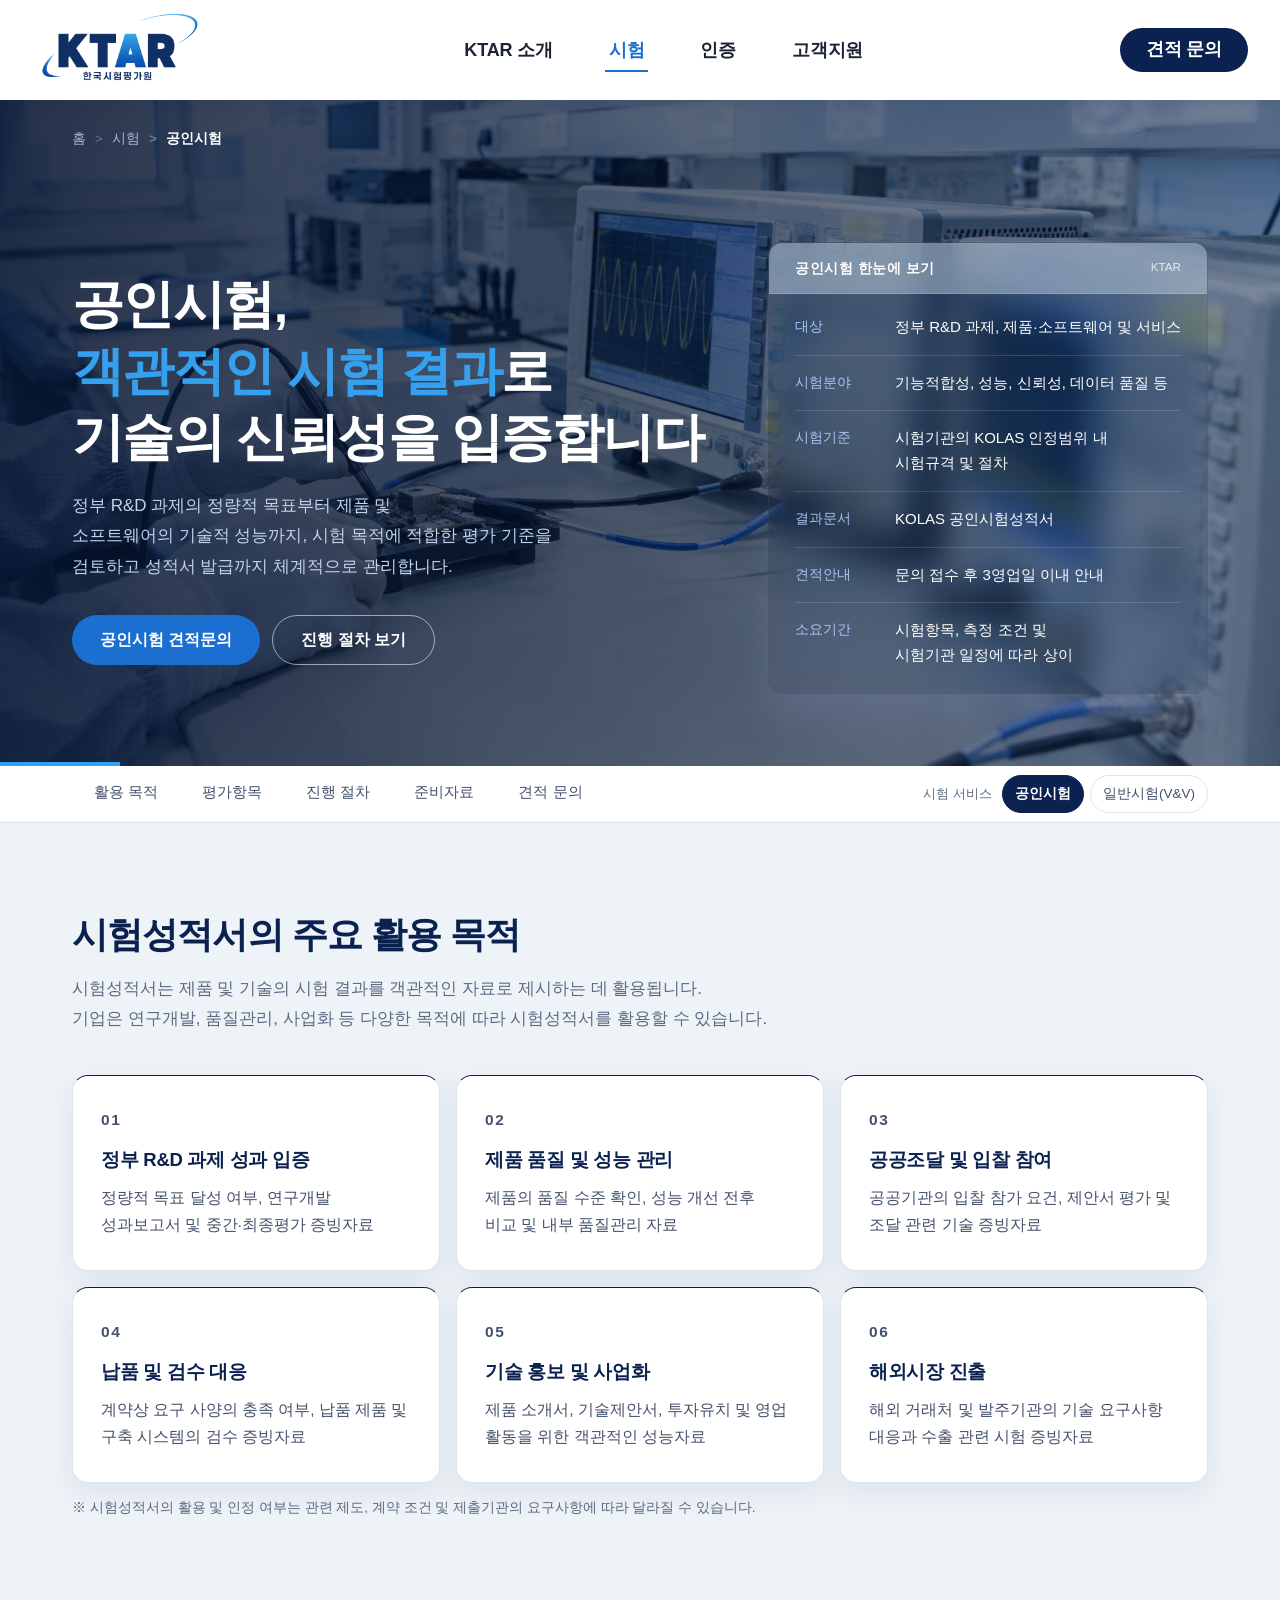
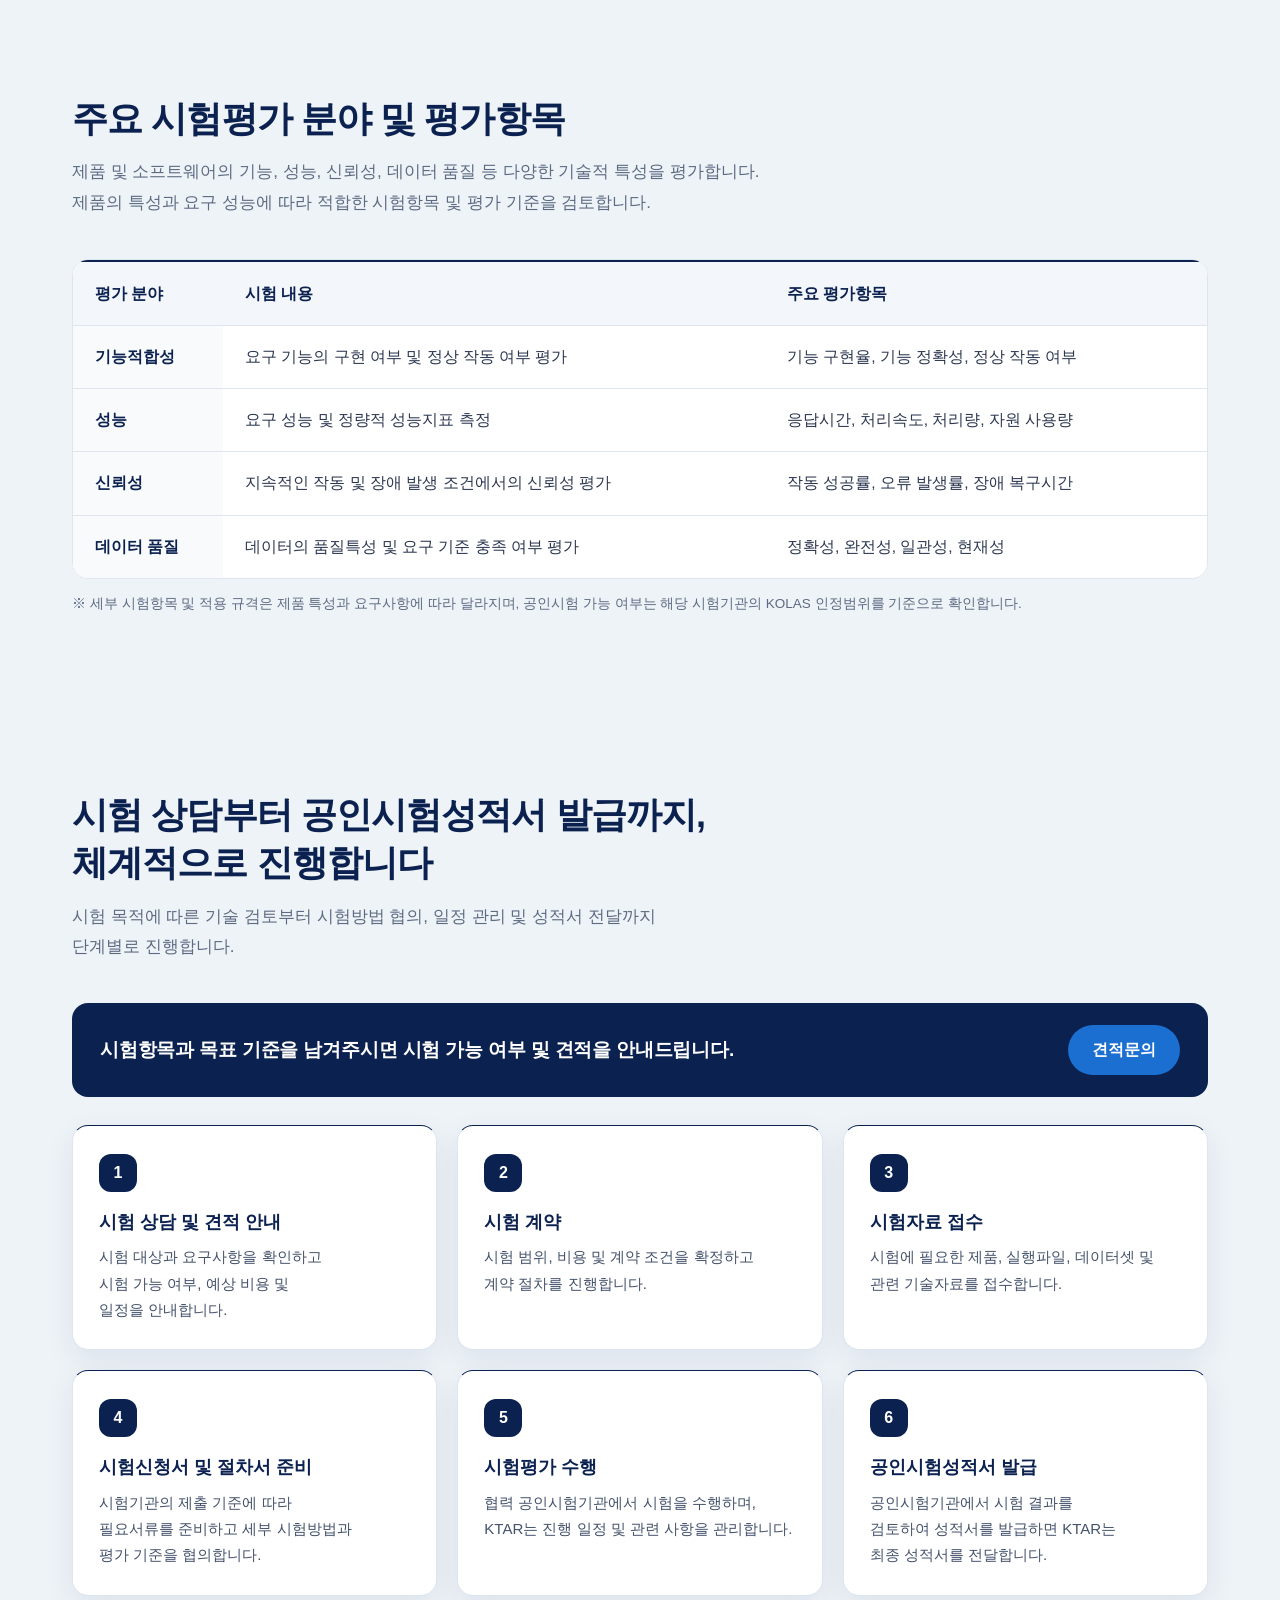
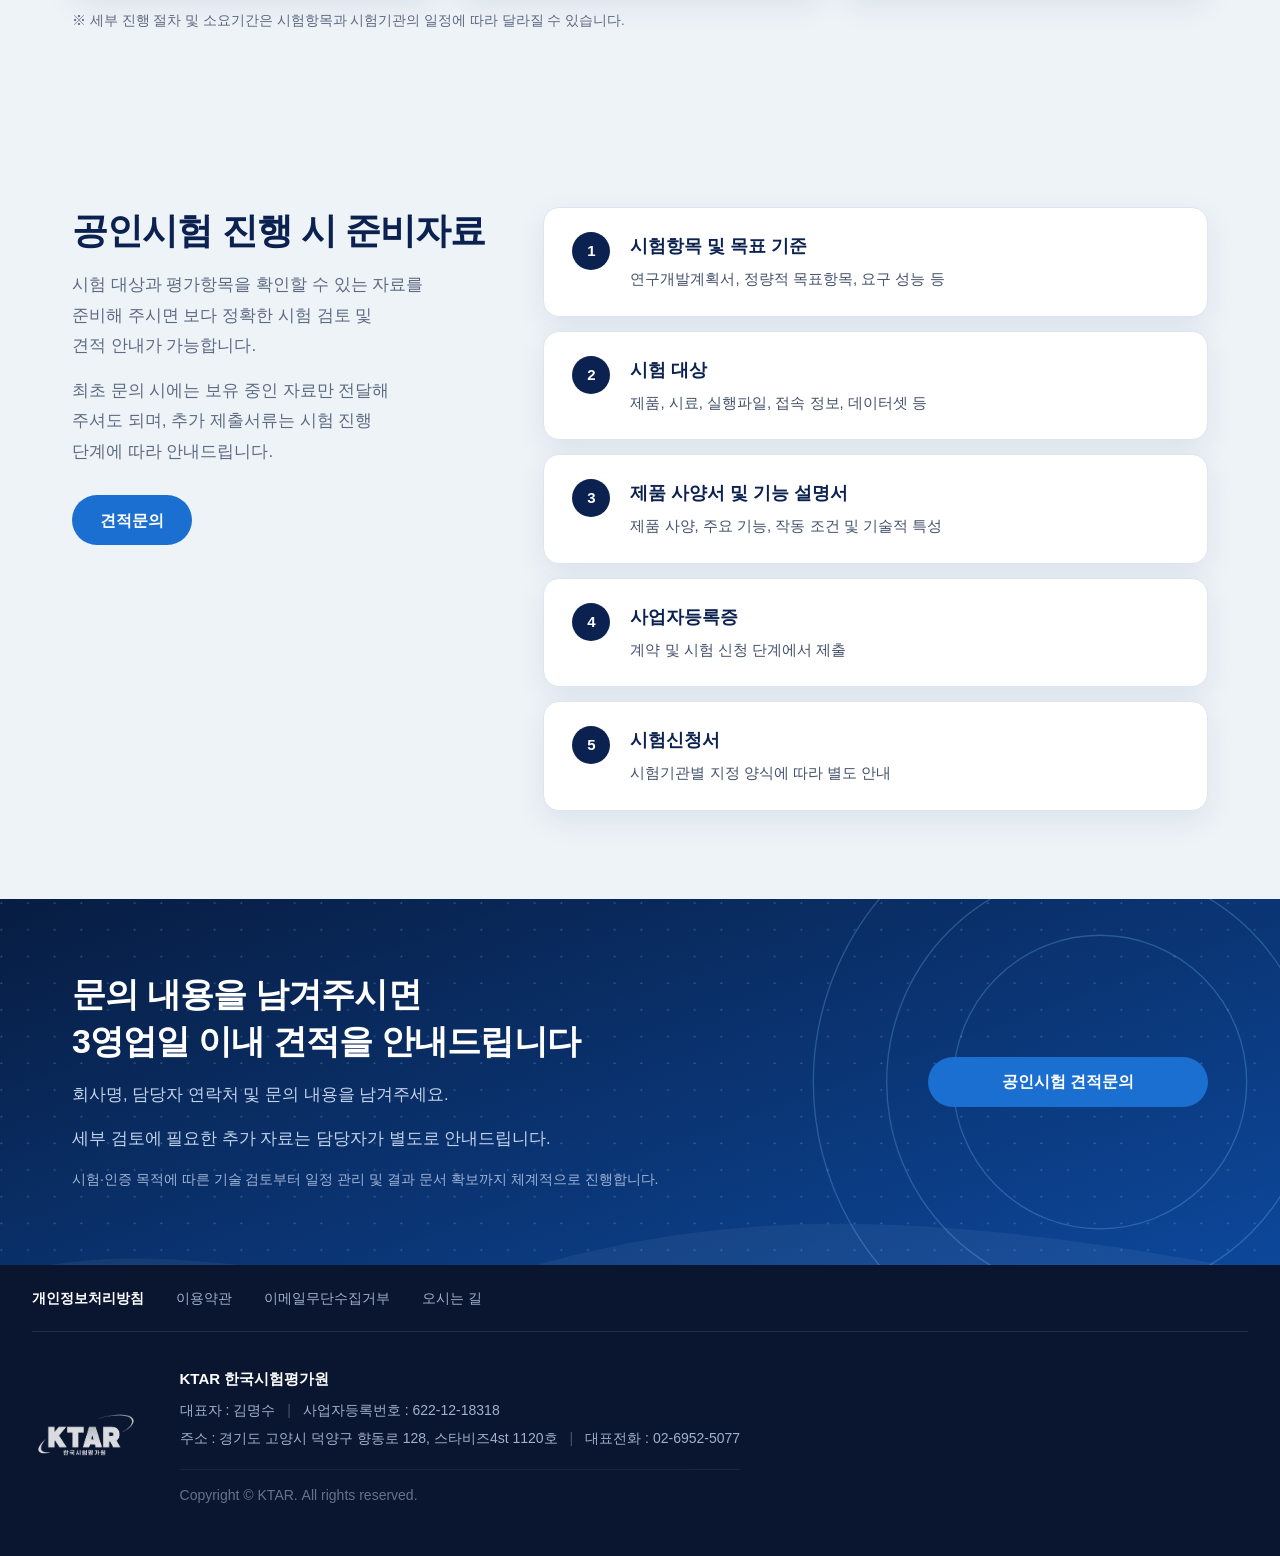
<file: test/certified.html>
<!DOCTYPE html>
<html lang="ko">
<head>
<meta charset="UTF-8">
<meta name="viewport" content="width=device-width, initial-scale=1">
<title>공인시험 | KTAR 한국시험평가원</title>
<meta name="description" content="정부 R&amp;D 과제의 정량적 목표부터 제품 및 소프트웨어의 기술적 성능까지, 시험 목적에 적합한 평가 기준을 검토하고 성적서 발급까지 체계적으로 관리합니다.">
<link rel="stylesheet" href="../css/style.css?v=20261127a">
<link rel="stylesheet" href="../css/sub.css?v=20261127a">
<link rel="stylesheet" href="../css/cert.css?v=20261127a">
</head>
<body class="sub">

<svg width="0" height="0" style="position:absolute" aria-hidden="true">
  <defs>
    <symbol id="i-menu" viewBox="0 0 24 24"><path d="M4 7h16M4 12h16M4 17h16" stroke="currentColor" stroke-width="2" stroke-linecap="round"/></symbol>
    <symbol id="i-map" viewBox="0 0 48 48"><path d="M24 44S9 30 9 19a15 15 0 0 1 30 0c0 11-15 25-15 25z" fill="currentColor" fill-opacity=".15" stroke="currentColor" stroke-width="3" stroke-linejoin="round"/><circle cx="24" cy="19" r="5" fill="none" stroke="currentColor" stroke-width="3"/></symbol>
  </defs>
</svg>

<header class="header is-solid" id="header">
  <div class="header__inner">
    <a href="../index.html" class="logo"><img class="logo__white" src="../images/logo-white.png" alt="KTAR 한국시험평가원"><img class="logo__color" src="../images/logo-color.png" alt="" aria-hidden="true"></a>
    <nav class="gnb" id="gnb" aria-label="주요 메뉴">
      <ul>
        <li><a href="../about/intro.html">KTAR 소개</a>
          <ul class="sub">
            <li><a href="../about/intro.html">기관 소개</a></li>
            <li><a href="../about/location.html">오시는 길</a></li>
          </ul>
        </li>
        <li class="is-current"><a href="../test/certified.html">시험</a>
          <ul class="sub">
            <li><a href="../test/certified.html">공인시험</a></li>
            <li><a href="../test/vv.html">일반시험(V&V)</a></li>
          </ul>
        </li>
        <li><a href="../cert/gs.html">인증</a>
          <ul class="sub">
            <li><a href="../cert/gs.html">GS인증</a></li>
            <li><a href="../cert/kc.html">KC인증</a></li>
            <li><a href="../cert/cloud.html">클라우드서비스확인제</a></li>
          </ul>
        </li>
        <li><a href="../index.html#inquiry">고객지원</a>
          <ul class="sub">
            <li><a href="../index.html#inquiry">견적문의</a></li>
          </ul>
        </li>
      </ul>
    </nav>
    <div class="util">
      <a href="../index.html#inquiry" class="util__quote">견적 문의</a>
      <button type="button" aria-label="전체 메뉴" aria-expanded="false" aria-controls="gnb" data-nav-toggle><svg><use href="#i-menu"/></svg></button>
    </div>
  </div>
</header>

<main class="cp">
  <section class="ph ph--certified">
    <div class="inner ph__inner">
      <ol class="crumb" aria-label="현재 위치">
        <li><a href="../index.html">홈</a></li>
        <li>시험</li>
        <li aria-current="page">공인시험</li>
      </ol>
      <div>
        <h1>공인시험,<br><em>객관적인 시험 결과</em>로<br>기술의 신뢰성을 입증합니다</h1>
        <p class="ph__lead">정부 R&amp;D 과제의 정량적 목표부터 제품 및 소프트웨어의 기술적 성능까지, 시험 목적에 적합한 평가 기준을 검토하고 성적서 발급까지 체계적으로 관리합니다.</p>
        <div class="ph__cta">
          <a class="btn btn--fill" href="../index.html#inquiry">공인시험 견적문의</a>
          <a class="btn btn--line" href="#proc">진행 절차 보기</a>
        </div>
      </div>
      <aside class="fact fact--glass" aria-label="공인시험 핵심 정보">
        <div class="fact__head">공인시험 한눈에 보기<small>KTAR</small></div>
        <dl><div><dt>대상</dt><dd>정부 R&amp;D 과제, 제품·소프트웨어 및 서비스</dd></div><div><dt>시험분야</dt><dd>기능적합성, 성능, 신뢰성, 데이터 품질 등</dd></div><div><dt>시험기준</dt><dd>시험기관의 KOLAS 인정범위 내 시험규격 및 절차</dd></div><div><dt>결과문서</dt><dd>KOLAS 공인시험성적서</dd></div><div><dt>견적안내</dt><dd>문의 접수 후 3영업일 이내 안내</dd></div><div><dt>소요기간</dt><dd>시험항목, 측정 조건 및 시험기관 일정에 따라 상이</dd></div></dl>
      </aside>
    </div>
  </section>

  <div class="atab">
    <div class="inner atab__inner">
      <nav aria-label="페이지 내 이동"><a href="#gain">활용 목적</a><a href="#cmp">평가항목</a><a href="#proc">진행 절차</a><a href="#docs">준비자료</a><a href="#contact">견적 문의</a></nav>
      <div class="atab__sw"><span>시험 서비스</span><a href="certified.html" aria-current="page">공인시험</a><a href="vv.html">일반시험(V&amp;V)</a></div>
    </div>
  </div>

  <section class="cs" id="gain">
    <div class="inner">
      <div class="kh"><h2>시험성적서의 주요 활용 목적</h2><p>시험성적서는 제품 및 기술의 시험 결과를 객관적인 자료로 제시하는 데 활용됩니다. 기업은 연구개발, 품질관리, 사업화 등 다양한 목적에 따라 시험성적서를 활용할 수 있습니다.</p></div>
      <ol class="gain"><li><span class="gain__no">01</span><b>정부 R&amp;D 과제 성과 입증</b><span>정량적 목표 달성 여부, 연구개발 성과보고서 및 중간·최종평가 증빙자료</span></li><li><span class="gain__no">02</span><b>제품 품질 및 성능 관리</b><span>제품의 품질 수준 확인, 성능 개선 전후 비교 및 내부 품질관리 자료</span></li><li><span class="gain__no">03</span><b>공공조달 및 입찰 참여</b><span>공공기관의 입찰 참가 요건, 제안서 평가 및 조달 관련 기술 증빙자료</span></li><li><span class="gain__no">04</span><b>납품 및 검수 대응</b><span>계약상 요구 사양의 충족 여부, 납품 제품 및 구축 시스템의 검수 증빙자료</span></li><li><span class="gain__no">05</span><b>기술 홍보 및 사업화</b><span>제품 소개서, 기술제안서, 투자유치 및 영업 활동을 위한 객관적인 성능자료</span></li><li><span class="gain__no">06</span><b>해외시장 진출</b><span>해외 거래처 및 발주기관의 기술 요구사항 대응과 수출 관련 시험 증빙자료</span></li></ol>
      <p class="cmp-note">※ 시험성적서의 활용 및 인정 여부는 관련 제도, 계약 조건 및 제출기관의 요구사항에 따라 달라질 수 있습니다.</p>
    </div>
  </section>

  <section class="cs cs--bg" id="cmp">
    <div class="inner">
      <div class="kh"><h2>주요 시험평가 분야 및 평가항목</h2><p>제품 및 소프트웨어의 기능, 성능, 신뢰성, 데이터 품질 등 다양한 기술적 특성을 평가합니다. 제품의 특성과 요구 성능에 따라 적합한 시험항목 및 평가 기준을 검토합니다.</p></div>
      <div class="cmp-wrap"><table class="cmp"><thead><tr><th scope="col">평가 분야</th><th scope="col">시험 내용</th><th scope="col">주요 평가항목</th></tr></thead><tbody><tr><th scope="row">기능적합성</th><td class="">요구 기능의 구현 여부 및 정상 작동 여부 평가</td><td class="">기능 구현율, 기능 정확성, 정상 작동 여부</td></tr><tr><th scope="row">성능</th><td class="">요구 성능 및 정량적 성능지표 측정</td><td class="">응답시간, 처리속도, 처리량, 자원 사용량</td></tr><tr><th scope="row">신뢰성</th><td class="">지속적인 작동 및 장애 발생 조건에서의 신뢰성 평가</td><td class="">작동 성공률, 오류 발생률, 장애 복구시간</td></tr><tr><th scope="row">데이터 품질</th><td class="">데이터의 품질특성 및 요구 기준 충족 여부 평가</td><td class="">정확성, 완전성, 일관성, 현재성</td></tr></tbody></table></div>
      <p class="cmp-note">※ 세부 시험항목 및 적용 규격은 제품 특성과 요구사항에 따라 달라지며, 공인시험 가능 여부는 해당 시험기관의 KOLAS 인정범위를 기준으로 확인합니다.</p>
    </div>
  </section>

  <section class="cs" id="proc">
    <div class="inner">
      <div class="kh"><h2>시험 상담부터 공인시험성적서 발급까지,<br>체계적으로 진행합니다</h2><p>시험 목적에 따른 기술 검토부터 시험방법 협의, 일정 관리 및 성적서 전달까지 단계별로 진행합니다.</p></div>
      <div class="proc-ban"><b>시험항목과 목표 기준을 남겨주시면 시험 가능 여부 및 견적을 안내드립니다.</b><a href="../index.html#inquiry">견적문의</a></div>
      <ol class="proc"><li><span class="proc__no">1</span><b>시험 상담 및 견적 안내</b><p>시험 대상과 요구사항을 확인하고 시험 가능 여부, 예상 비용 및 일정을 안내합니다.</p></li><li><span class="proc__no">2</span><b>시험 계약</b><p>시험 범위, 비용 및 계약 조건을 확정하고 계약 절차를 진행합니다.</p></li><li><span class="proc__no">3</span><b>시험자료 접수</b><p>시험에 필요한 제품, 실행파일, 데이터셋 및 관련 기술자료를 접수합니다.</p></li><li><span class="proc__no">4</span><b>시험신청서 및 절차서 준비</b><p>시험기관의 제출 기준에 따라 필요서류를 준비하고 세부 시험방법과 평가 기준을 협의합니다.</p></li><li><span class="proc__no">5</span><b>시험평가 수행</b><p>협력 공인시험기관에서 시험을 수행하며, KTAR는 진행 일정 및 관련 사항을 관리합니다.</p></li><li><span class="proc__no">6</span><b>공인시험성적서 발급</b><p>공인시험기관에서 시험 결과를 검토하여 성적서를 발급하면 KTAR는 최종 성적서를 전달합니다.</p></li></ol>
      <p class="cmp-note">※ 세부 진행 절차 및 소요기간은 시험항목과 시험기관의 일정에 따라 달라질 수 있습니다.</p>
    </div>
  </section>

  <section class="cs cs--bg" id="docs">
    <div class="inner docs2">
      <div class="docs2__head">
        <h2>공인시험 진행 시 준비자료</h2>
        <p>시험 대상과 평가항목을 확인할 수 있는 자료를 준비해 주시면 보다 정확한 시험 검토 및 견적 안내가 가능합니다.</p><p>최초 문의 시에는 보유 중인 자료만 전달해 주셔도 되며, 추가 제출서류는 시험 진행 단계에 따라 안내드립니다.</p>
        
        <a class="btn btn--fill" href="../index.html#inquiry">견적문의</a>
      </div>
      <ol class="docs2__list"><li><span class="docs2__no">1</span><div><b>시험항목 및 목표 기준</b><span>연구개발계획서, 정량적 목표항목, 요구 성능 등</span></div></li><li><span class="docs2__no">2</span><div><b>시험 대상</b><span>제품, 시료, 실행파일, 접속 정보, 데이터셋 등</span></div></li><li><span class="docs2__no">3</span><div><b>제품 사양서 및 기능 설명서</b><span>제품 사양, 주요 기능, 작동 조건 및 기술적 특성</span></div></li><li><span class="docs2__no">4</span><div><b>사업자등록증</b><span>계약 및 시험 신청 단계에서 제출</span></div></li><li><span class="docs2__no">5</span><div><b>시험신청서</b><span>시험기관별 지정 양식에 따라 별도 안내</span></div></li></ol>
    </div>
  </section>

  <section class="contact" id="contact">
    <div class="inner contact__inner">
      <div>
        <h2>문의 내용을 남겨주시면<br>3영업일 이내 견적을 안내드립니다</h2>
        <p>회사명, 담당자 연락처 및 문의 내용을 남겨주세요.</p><p>세부 검토에 필요한 추가 자료는 담당자가 별도로 안내드립니다.</p>
        <p class="contact__note">시험·인증 목적에 따른 기술 검토부터 일정 관리 및 결과 문서 확보까지 체계적으로 진행합니다.</p>
      </div>
      <div class="contact__side">
        <a class="btn btn--fill" href="../index.html#inquiry">공인시험 견적문의</a>
      </div>
    </div>
  </section>

</main>

<footer class="footer">
  <div class="inner">
    <ul class="footer__links">
      <li><a href="#"><b>개인정보처리방침</b></a></li>
      <li><a href="../legal/terms.html" data-legal>이용약관</a></li>
      <li><a href="#">이메일무단수집거부</a></li>
      <li><a href="../about/location.html">오시는 길</a></li>
    </ul>
    <div class="footer__body">
      <img src="../images/logo-white.png" alt="KTAR 한국시험평가원" class="footer__logo">
      <address>
        <p class="footer__name">KTAR 한국시험평가원</p>
        <p class="footer__info"><span>대표자 : 김명수</span><span>사업자등록번호 : 622-12-18318</span></p>
        <p class="footer__info"><span>주소 : 경기도 고양시 덕양구 향동로 128, 스타비즈4st 1120호</span><span>대표전화 : <a href="tel:02-6952-5077">02-6952-5077</a></span></p>
        <p class="footer__copy">Copyright © KTAR. All rights reserved.</p>
      </address>
    </div>
  </div>
</footer>

<script src="../js/nav.js?v=20261124b"></script>
<script src="../js/wrap.js?v=20261125r"></script>
<script src="../js/legal.js?v=20261125c"></script>
</body>
</html>
</file>
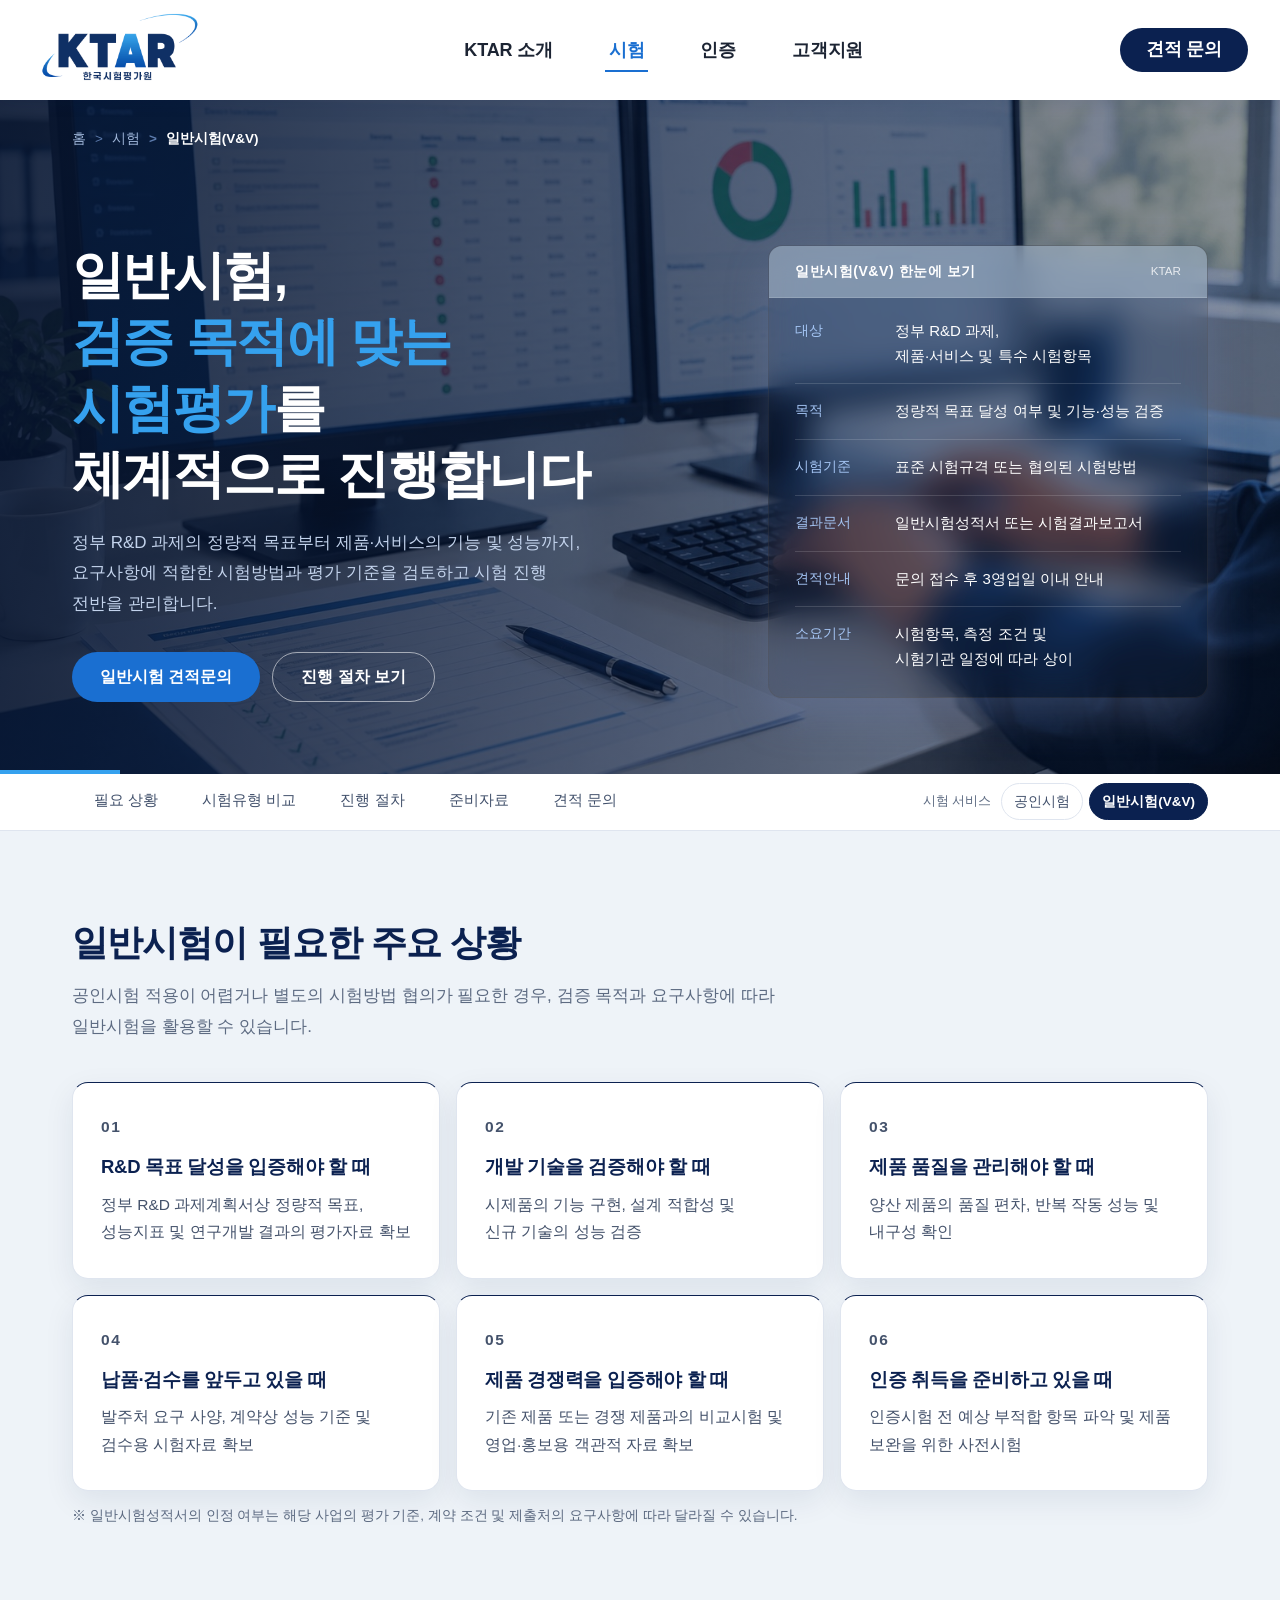
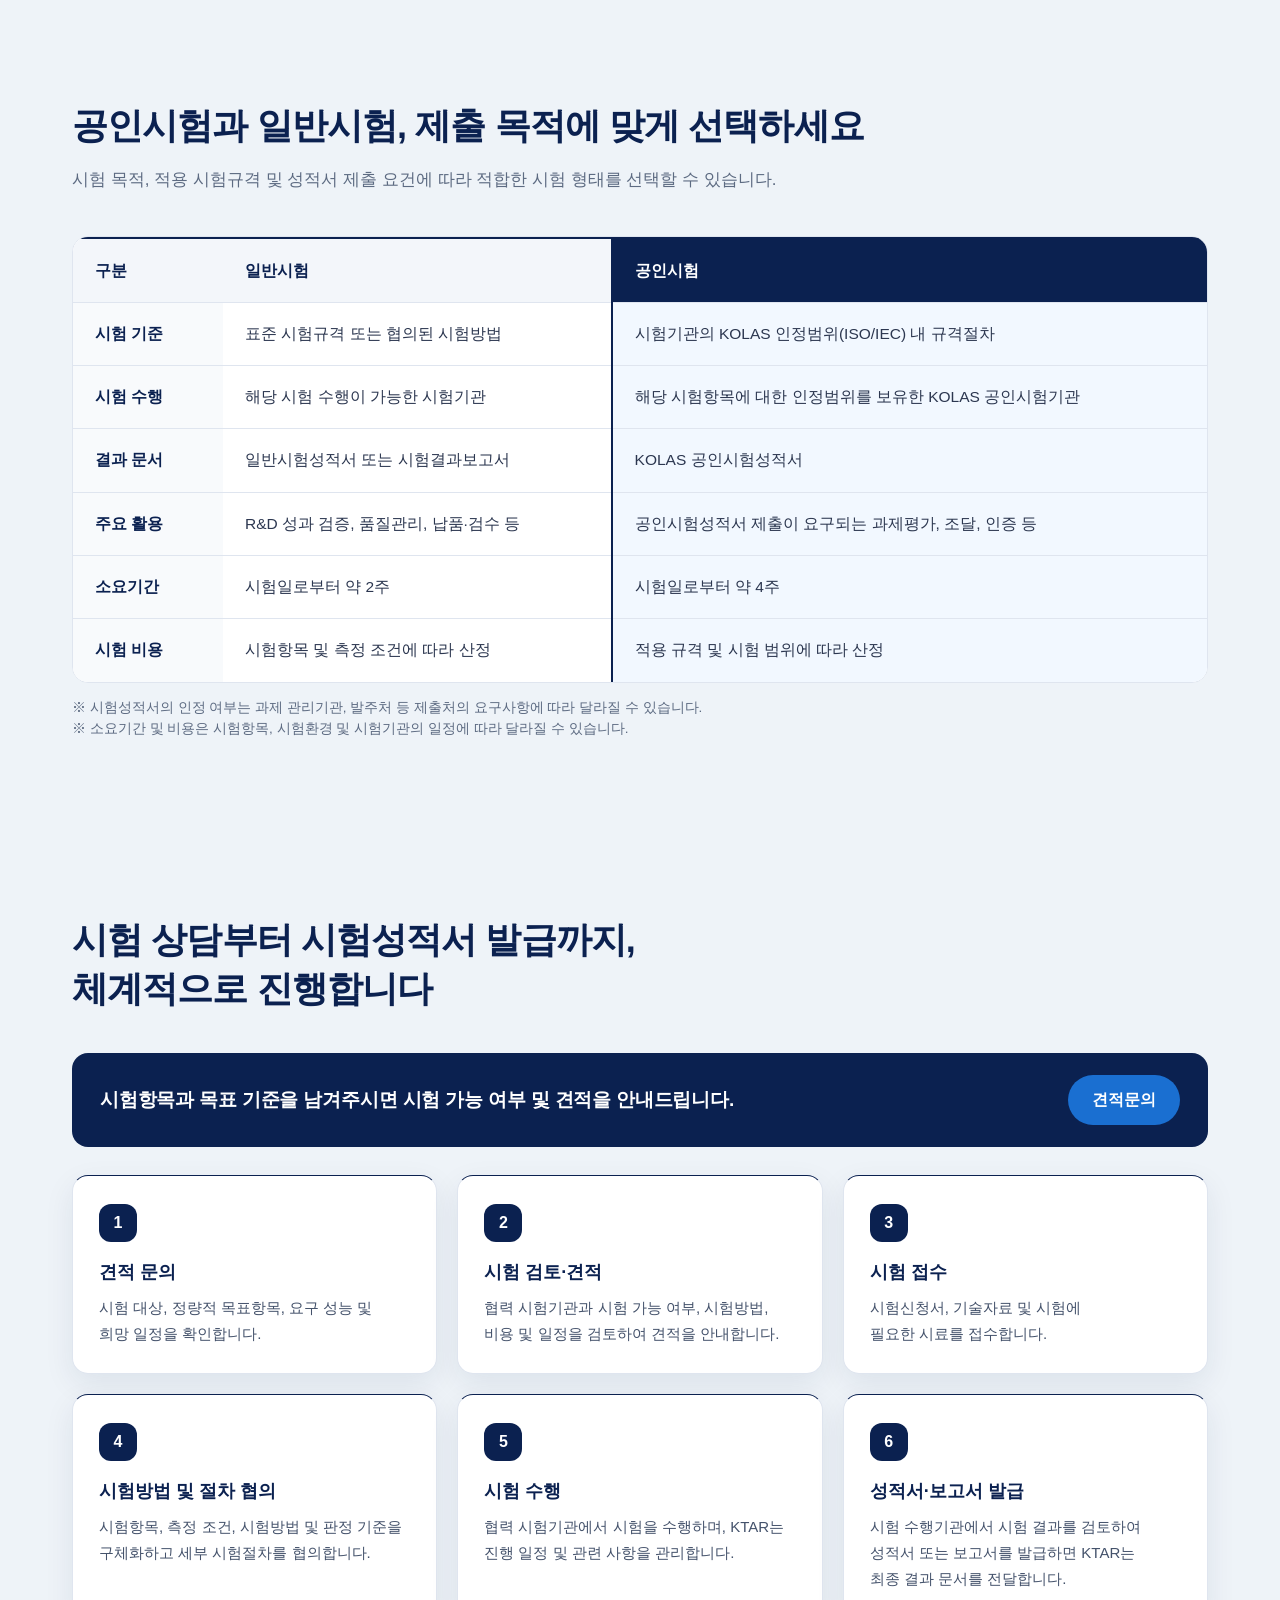
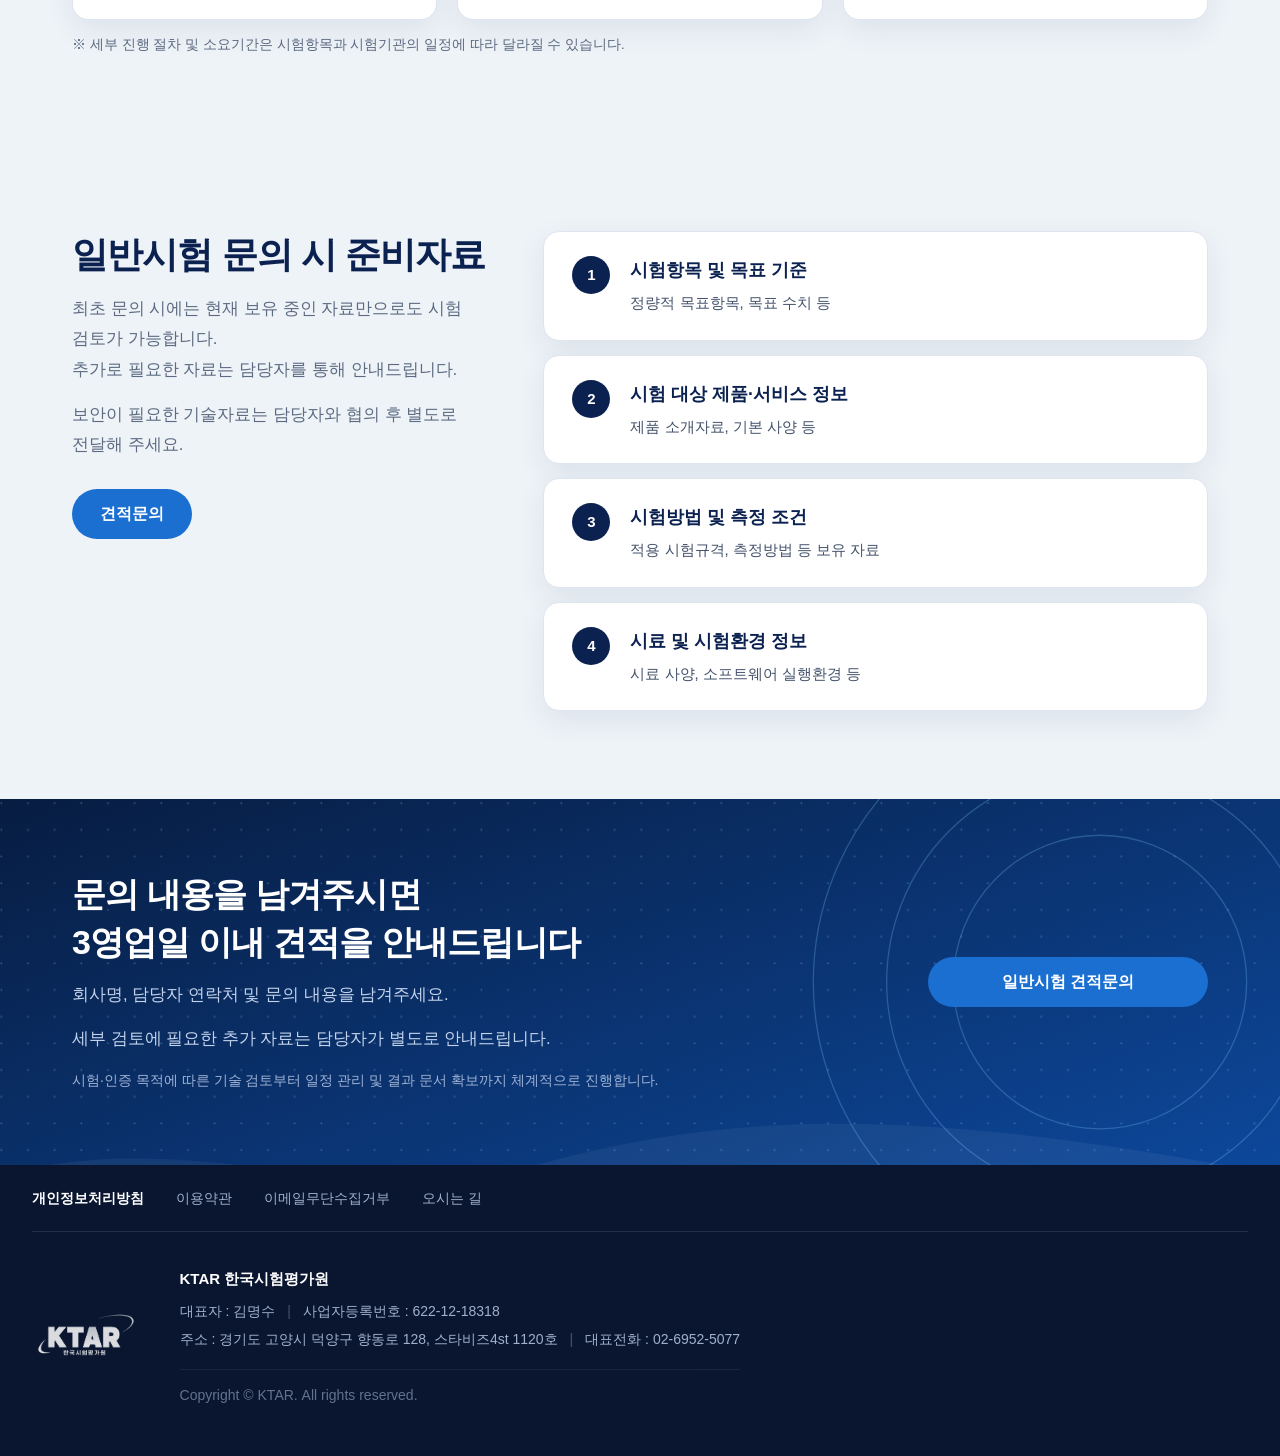
<file: test/vv.html>
<!DOCTYPE html>
<html lang="ko">
<head>
<meta charset="UTF-8">
<meta name="viewport" content="width=device-width, initial-scale=1">
<title>일반시험(V&amp;V) | KTAR 한국시험평가원</title>
<meta name="description" content="정부 R&amp;D 과제의 정량적 목표부터 제품·서비스의 기능 및 성능까지, 요구사항에 적합한 시험방법과 평가 기준을 검토하고 시험 진행 전반을 관리합니다.">
<link rel="stylesheet" href="../css/style.css?v=20261127a">
<link rel="stylesheet" href="../css/sub.css?v=20261127a">
<link rel="stylesheet" href="../css/cert.css?v=20261127a">
</head>
<body class="sub">

<svg width="0" height="0" style="position:absolute" aria-hidden="true">
  <defs>
    <symbol id="i-menu" viewBox="0 0 24 24"><path d="M4 7h16M4 12h16M4 17h16" stroke="currentColor" stroke-width="2" stroke-linecap="round"/></symbol>
    <symbol id="i-map" viewBox="0 0 48 48"><path d="M24 44S9 30 9 19a15 15 0 0 1 30 0c0 11-15 25-15 25z" fill="currentColor" fill-opacity=".15" stroke="currentColor" stroke-width="3" stroke-linejoin="round"/><circle cx="24" cy="19" r="5" fill="none" stroke="currentColor" stroke-width="3"/></symbol>
  </defs>
</svg>

<header class="header is-solid" id="header">
  <div class="header__inner">
    <a href="../index.html" class="logo"><img class="logo__white" src="../images/logo-white.png" alt="KTAR 한국시험평가원"><img class="logo__color" src="../images/logo-color.png" alt="" aria-hidden="true"></a>
    <nav class="gnb" id="gnb" aria-label="주요 메뉴">
      <ul>
        <li><a href="../about/intro.html">KTAR 소개</a>
          <ul class="sub">
            <li><a href="../about/intro.html">기관 소개</a></li>
            <li><a href="../about/location.html">오시는 길</a></li>
          </ul>
        </li>
        <li class="is-current"><a href="../test/certified.html">시험</a>
          <ul class="sub">
            <li><a href="../test/certified.html">공인시험</a></li>
            <li><a href="../test/vv.html">일반시험(V&V)</a></li>
          </ul>
        </li>
        <li><a href="../cert/gs.html">인증</a>
          <ul class="sub">
            <li><a href="../cert/gs.html">GS인증</a></li>
            <li><a href="../cert/kc.html">KC인증</a></li>
            <li><a href="../cert/cloud.html">클라우드서비스확인제</a></li>
          </ul>
        </li>
        <li><a href="../index.html#inquiry">고객지원</a>
          <ul class="sub">
            <li><a href="../index.html#inquiry">견적문의</a></li>
          </ul>
        </li>
      </ul>
    </nav>
    <div class="util">
      <a href="../index.html#inquiry" class="util__quote">견적 문의</a>
      <button type="button" aria-label="전체 메뉴" aria-expanded="false" aria-controls="gnb" data-nav-toggle><svg><use href="#i-menu"/></svg></button>
    </div>
  </div>
</header>

<main class="cp">
  <section class="ph ph--vv">
    <div class="inner ph__inner">
      <ol class="crumb" aria-label="현재 위치">
        <li><a href="../index.html">홈</a></li>
        <li>시험</li>
        <li aria-current="page">일반시험(V&amp;V)</li>
      </ol>
      <div>
        <h1>일반시험,<br><em>검증 목적에 맞는 시험평가</em>를<br>체계적으로 진행합니다</h1>
        <p class="ph__lead">정부 R&amp;D 과제의 정량적 목표부터 제품·서비스의 기능 및 성능까지, 요구사항에 적합한 시험방법과 평가 기준을 검토하고 시험 진행 전반을 관리합니다.</p>
        <div class="ph__cta">
          <a class="btn btn--fill" href="../index.html#inquiry">일반시험 견적문의</a>
          <a class="btn btn--line" href="#proc">진행 절차 보기</a>
        </div>
      </div>
      <aside class="fact fact--glass" aria-label="일반시험(V&amp;V) 핵심 정보">
        <div class="fact__head">일반시험(V&amp;V) 한눈에 보기<small>KTAR</small></div>
        <dl><div><dt>대상</dt><dd>정부 R&amp;D 과제, 제품·서비스 및 특수 시험항목</dd></div><div><dt>목적</dt><dd>정량적 목표 달성 여부 및 기능·성능 검증</dd></div><div><dt>시험기준</dt><dd>표준 시험규격 또는 협의된 시험방법</dd></div><div><dt>결과문서</dt><dd>일반시험성적서 또는 시험결과보고서</dd></div><div><dt>견적안내</dt><dd>문의 접수 후 3영업일 이내 안내</dd></div><div><dt>소요기간</dt><dd>시험항목, 측정 조건 및 시험기관 일정에 따라 상이</dd></div></dl>
      </aside>
    </div>
  </section>

  <div class="atab">
    <div class="inner atab__inner">
      <nav aria-label="페이지 내 이동"><a href="#gain">필요 상황</a><a href="#cmp">시험유형 비교</a><a href="#proc">진행 절차</a><a href="#docs">준비자료</a><a href="#contact">견적 문의</a></nav>
      <div class="atab__sw"><span>시험 서비스</span><a href="certified.html">공인시험</a><a href="vv.html" aria-current="page">일반시험(V&amp;V)</a></div>
    </div>
  </div>

  <section class="cs" id="gain">
    <div class="inner">
      <div class="kh"><h2>일반시험이 필요한 주요 상황</h2><p>공인시험 적용이 어렵거나 별도의 시험방법 협의가 필요한 경우, 검증 목적과 요구사항에 따라 일반시험을 활용할 수 있습니다.</p></div>
      <ol class="gain"><li><span class="gain__no">01</span><b>R&amp;D 목표 달성을 입증해야 할 때</b><span>정부 R&amp;D 과제계획서상 정량적 목표, 성능지표 및 연구개발 결과의 평가자료 확보</span></li><li><span class="gain__no">02</span><b>개발 기술을 검증해야 할 때</b><span>시제품의 기능 구현, 설계 적합성 및 신규 기술의 성능 검증</span></li><li><span class="gain__no">03</span><b>제품 품질을 관리해야 할 때</b><span>양산 제품의 품질 편차, 반복 작동 성능 및 내구성 확인</span></li><li><span class="gain__no">04</span><b>납품·검수를 앞두고 있을 때</b><span>발주처 요구 사양, 계약상 성능 기준 및 검수용 시험자료 확보</span></li><li><span class="gain__no">05</span><b>제품 경쟁력을 입증해야 할 때</b><span>기존 제품 또는 경쟁 제품과의 비교시험 및 영업·홍보용 객관적 자료 확보</span></li><li><span class="gain__no">06</span><b>인증 취득을 준비하고 있을 때</b><span>인증시험 전 예상 부적합 항목 파악 및 제품 보완을 위한 사전시험</span></li></ol>
      <p class="cmp-note">※ 일반시험성적서의 인정 여부는 해당 사업의 평가 기준, 계약 조건 및 제출처의 요구사항에 따라 달라질 수 있습니다.</p>
    </div>
  </section>

  <section class="cs cs--bg" id="cmp">
    <div class="inner">
      <div class="kh"><h2>공인시험과 일반시험, 제출 목적에 맞게 선택하세요</h2><p>시험 목적, 적용 시험규격 및 성적서 제출 요건에 따라 적합한 시험 형태를 선택할 수 있습니다.</p></div>
      <div class="cmp-wrap"><table class="cmp cmp--split"><thead><tr><th scope="col">구분</th><th scope="col">일반시험</th><th scope="col">공인시험</th></tr></thead><tbody><tr><th scope="row">시험 기준</th><td class="">표준 시험규격 또는 협의된 시험방법</td><td class="">시험기관의 KOLAS 인정범위(ISO/IEC) 내 규격절차</td></tr><tr><th scope="row">시험 수행</th><td class="">해당 시험 수행이 가능한 시험기관</td><td class="">해당 시험항목에 대한 인정범위를 보유한 KOLAS 공인시험기관</td></tr><tr><th scope="row">결과 문서</th><td class="">일반시험성적서 또는 시험결과보고서</td><td class="">KOLAS 공인시험성적서</td></tr><tr><th scope="row">주요 활용</th><td class="">R&amp;D 성과 검증, 품질관리, 납품·검수 등</td><td class="">공인시험성적서 제출이 요구되는 과제평가, 조달, 인증 등</td></tr><tr><th scope="row">소요기간</th><td class="">시험일로부터 약 2주</td><td class="">시험일로부터 약 4주</td></tr><tr><th scope="row">시험 비용</th><td class="">시험항목 및 측정 조건에 따라 산정</td><td class="">적용 규격 및 시험 범위에 따라 산정</td></tr></tbody></table></div>
      <p class="cmp-note">※ 시험성적서의 인정 여부는 과제 관리기관, 발주처 등 제출처의 요구사항에 따라 달라질 수 있습니다.<br>※ 소요기간 및 비용은 시험항목, 시험환경 및 시험기관의 일정에 따라 달라질 수 있습니다.</p>
    </div>
  </section>

  <section class="cs" id="proc">
    <div class="inner">
      <div class="kh"><h2>시험 상담부터 시험성적서 발급까지,<br>체계적으로 진행합니다</h2></div>
      <div class="proc-ban"><b>시험항목과 목표 기준을 남겨주시면 시험 가능 여부 및 견적을 안내드립니다.</b><a href="../index.html#inquiry">견적문의</a></div>
      <ol class="proc"><li><span class="proc__no">1</span><b>견적 문의</b><p>시험 대상, 정량적 목표항목, 요구 성능 및 희망 일정을 확인합니다.</p></li><li><span class="proc__no">2</span><b>시험 검토·견적</b><p>협력 시험기관과 시험 가능 여부, 시험방법, 비용 및 일정을 검토하여 견적을 안내합니다.</p></li><li><span class="proc__no">3</span><b>시험 접수</b><p>시험신청서, 기술자료 및 시험에 필요한 시료를 접수합니다.</p></li><li><span class="proc__no">4</span><b>시험방법 및 절차 협의</b><p>시험항목, 측정 조건, 시험방법 및 판정 기준을 구체화하고 세부 시험절차를 협의합니다.</p></li><li><span class="proc__no">5</span><b>시험 수행</b><p>협력 시험기관에서 시험을 수행하며, KTAR는 진행 일정 및 관련 사항을 관리합니다.</p></li><li><span class="proc__no">6</span><b>성적서·보고서 발급</b><p>시험 수행기관에서 시험 결과를 검토하여 성적서 또는 보고서를 발급하면 KTAR는 최종 결과 문서를 전달합니다.</p></li></ol>
      <p class="cmp-note">※ 세부 진행 절차 및 소요기간은 시험항목과 시험기관의 일정에 따라 달라질 수 있습니다.</p>
    </div>
  </section>

  <section class="cs cs--bg" id="docs">
    <div class="inner docs2">
      <div class="docs2__head">
        <h2>일반시험 문의 시 준비자료</h2>
        <p>최초 문의 시에는 현재 보유 중인 자료만으로도 시험 검토가 가능합니다. 추가로 필요한 자료는 담당자를 통해 안내드립니다.</p>
        <p class="docs-note">보안이 필요한 기술자료는 담당자와 협의 후 별도로 전달해 주세요.</p>
        <a class="btn btn--fill" href="../index.html#inquiry">견적문의</a>
      </div>
      <ol class="docs2__list"><li><span class="docs2__no">1</span><div><b>시험항목 및 목표 기준</b><span>정량적 목표항목, 목표 수치 등</span></div></li><li><span class="docs2__no">2</span><div><b>시험 대상 제품·서비스 정보</b><span>제품 소개자료, 기본 사양 등</span></div></li><li><span class="docs2__no">3</span><div><b>시험방법 및 측정 조건</b><span>적용 시험규격, 측정방법 등 보유 자료</span></div></li><li><span class="docs2__no">4</span><div><b>시료 및 시험환경 정보</b><span>시료 사양, 소프트웨어 실행환경 등</span></div></li></ol>
    </div>
  </section>

  <section class="contact" id="contact">
    <div class="inner contact__inner">
      <div>
        <h2>문의 내용을 남겨주시면<br>3영업일 이내 견적을 안내드립니다</h2>
        <p>회사명, 담당자 연락처 및 문의 내용을 남겨주세요.</p><p>세부 검토에 필요한 추가 자료는 담당자가 별도로 안내드립니다.</p>
        <p class="contact__note">시험·인증 목적에 따른 기술 검토부터 일정 관리 및 결과 문서 확보까지 체계적으로 진행합니다.</p>
      </div>
      <div class="contact__side">
        <a class="btn btn--fill" href="../index.html#inquiry">일반시험 견적문의</a>
      </div>
    </div>
  </section>

</main>

<footer class="footer">
  <div class="inner">
    <ul class="footer__links">
      <li><a href="#"><b>개인정보처리방침</b></a></li>
      <li><a href="../legal/terms.html" data-legal>이용약관</a></li>
      <li><a href="#">이메일무단수집거부</a></li>
      <li><a href="../about/location.html">오시는 길</a></li>
    </ul>
    <div class="footer__body">
      <img src="../images/logo-white.png" alt="KTAR 한국시험평가원" class="footer__logo">
      <address>
        <p class="footer__name">KTAR 한국시험평가원</p>
        <p class="footer__info"><span>대표자 : 김명수</span><span>사업자등록번호 : 622-12-18318</span></p>
        <p class="footer__info"><span>주소 : 경기도 고양시 덕양구 향동로 128, 스타비즈4st 1120호</span><span>대표전화 : <a href="tel:02-6952-5077">02-6952-5077</a></span></p>
        <p class="footer__copy">Copyright © KTAR. All rights reserved.</p>
      </address>
    </div>
  </div>
</footer>

<script src="../js/nav.js?v=20261124b"></script>
<script src="../js/wrap.js?v=20261125r"></script>
<script src="../js/legal.js?v=20261125c"></script>
</body>
</html>
</file>
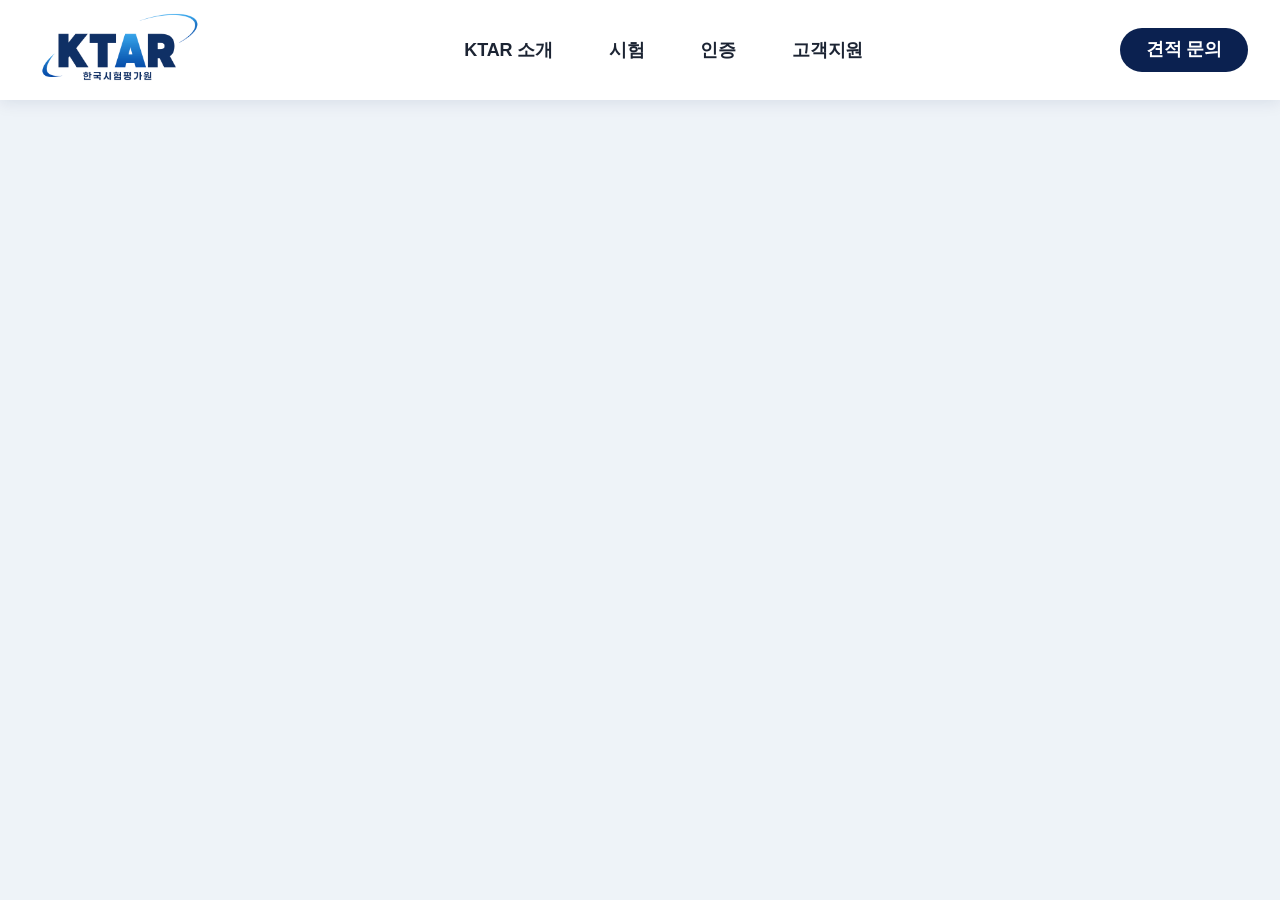
<file: tools/tpl_head.html>
<!DOCTYPE html>
<html lang="ko">
<head>
<meta charset="UTF-8">
<meta name="viewport" content="width=device-width, initial-scale=1">
<title>공인시험 | KTAR 한국시험평가원</title>
<meta name="description" content="공인된 기준과 절차에 따라 수행하고 공식 성적서를 발급합니다.">
<link rel="stylesheet" href="../css/style.css?v=20261127a">
<link rel="stylesheet" href="../css/sub.css?v=20261127a">
</head>
<body class="sub">

<svg width="0" height="0" style="position:absolute" aria-hidden="true">
  <defs>
    <symbol id="i-menu" viewBox="0 0 24 24"><path d="M4 7h16M4 12h16M4 17h16" stroke="currentColor" stroke-width="2" stroke-linecap="round"/></symbol>
    <symbol id="i-map" viewBox="0 0 48 48"><path d="M24 44S9 30 9 19a15 15 0 0 1 30 0c0 11-15 25-15 25z" fill="currentColor" fill-opacity=".15" stroke="currentColor" stroke-width="3" stroke-linejoin="round"/><circle cx="24" cy="19" r="5" fill="none" stroke="currentColor" stroke-width="3"/></symbol>
  </defs>
</svg>

<header class="header is-solid" id="header">
  <div class="header__inner">
    <a href="../index.html" class="logo"><img class="logo__white" src="../images/logo-white.png" alt="KTAR 한국시험평가원"><img class="logo__color" src="../images/logo-color.png" alt="" aria-hidden="true"></a>
    <nav class="gnb" id="gnb" aria-label="주요 메뉴">
      <ul>
        <li><a href="../about/intro.html">KTAR 소개</a>
          <ul class="sub">
            <li><a href="../about/intro.html">기관 소개</a></li>
            <li><a href="../about/location.html">오시는 길</a></li>
          </ul>
        </li>
        <li><a href="../test/certified.html">시험</a>
          <ul class="sub">
            <li><a href="../test/certified.html">공인시험</a></li>
            <li><a href="../test/vv.html">일반시험(V&V)</a></li>
          </ul>
        </li>
        <li><a href="../cert/gs.html">인증</a>
          <ul class="sub">
            <li><a href="../cert/gs.html">GS인증</a></li>
            <li><a href="../cert/kc.html">KC인증</a></li>
            <li><a href="../cert/cloud.html">클라우드서비스확인제</a></li>
          </ul>
        </li>
        <li><a href="../index.html#inquiry">고객지원</a>
          <ul class="sub">
            <li><a href="../index.html#inquiry">견적문의</a></li>
          </ul>
        </li>
      </ul>
    </nav>
    <div class="util">
      <a href="../index.html#inquiry" class="util__quote">견적 문의</a>
      <button type="button" aria-label="전체 메뉴" aria-expanded="false" aria-controls="gnb" data-nav-toggle><svg><use href="#i-menu"/></svg></button>
    </div>
  </div>
</header>
</file>
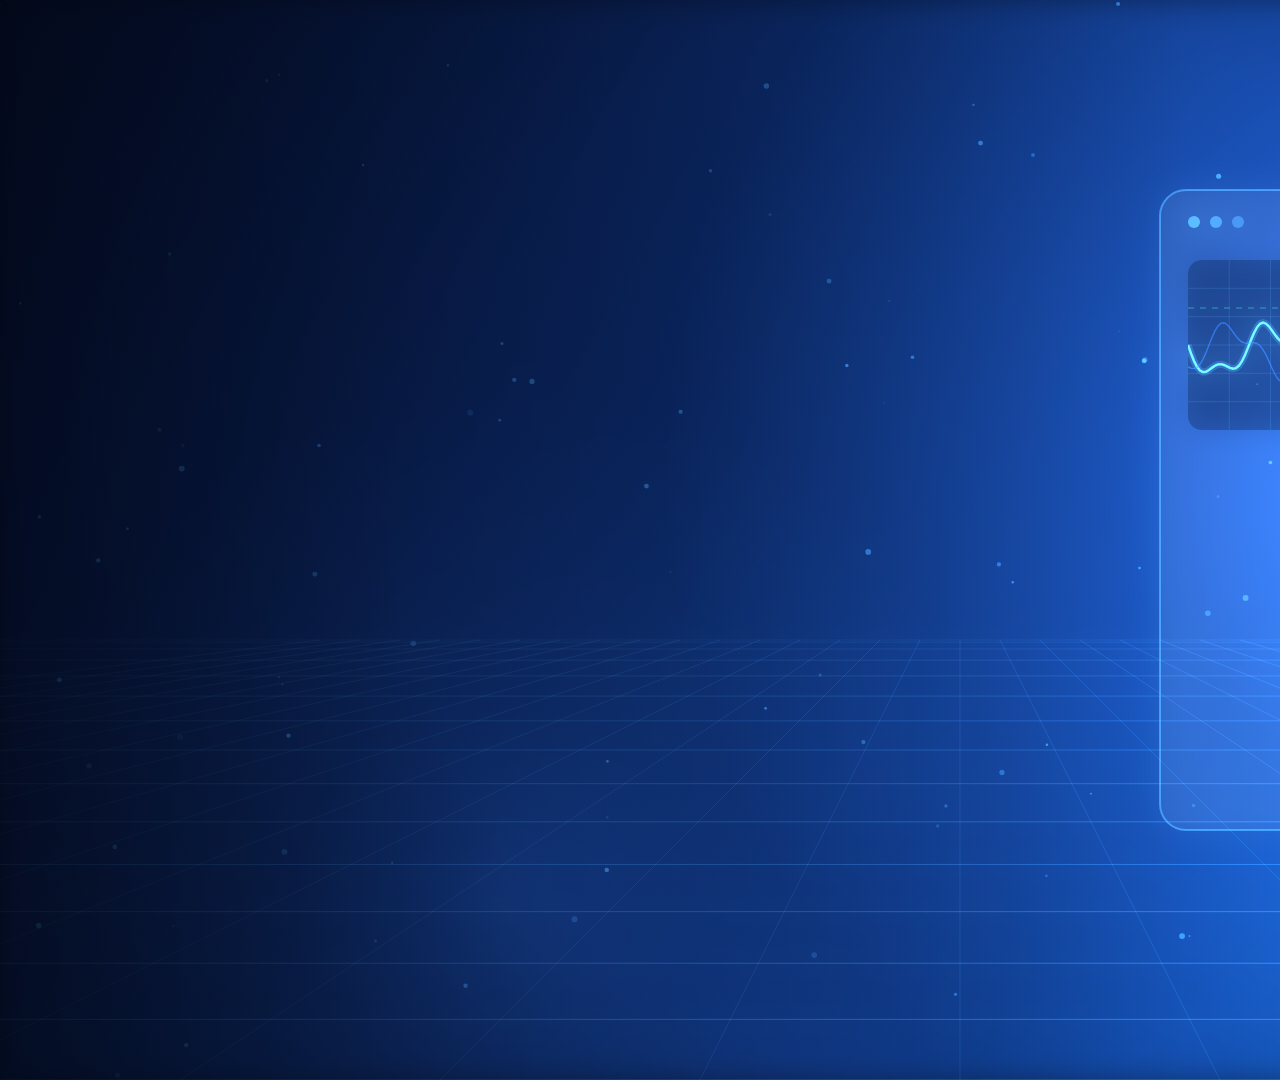
<file: tools/hero-video/scene.html>
<!DOCTYPE html>
<html><head><meta charset="utf-8">
<style>html,body{margin:0;background:#04102a}canvas{display:block}</style></head>
<body><canvas id="c" width="1920" height="1080"></canvas>
<script>
/* KTAR 히어로 영상 (자체 제작) — 시험·평가·인증 과정을 상징.
   측정 패널(파형·게이지) → 점검 항목 체크 → 스캔 라인 → 인증(방패+체크) 완료. 글자 없음.
   render(t) 는 t∈[0,1) 에서 완전히 반복된다(콘텐츠는 t≈0 / t≈1 에서 투명). */
const W = 1920, H = 1080, TAU = Math.PI * 2;
const main = document.getElementById('c').getContext('2d');
const off = document.createElement('canvas'); off.width = W; off.height = H;
const ctx = off.getContext('2d');

let seed = 5;
const rnd = () => (seed = (seed * 16807) % 2147483647) / 2147483647;
const clamp = (x, a = 0, b = 1) => Math.min(b, Math.max(a, x));
const sstep = (a, b, x) => { const u = clamp((x - a) / (b - a)); return u * u * (3 - 2 * u); };
const easeOutBack = (u) => { const c = 1.70158; return 1 + (c + 1) * Math.pow(u - 1, 3) + c * Math.pow(u - 1, 2); };
const mod = (a, n) => ((a % n) + n) % n;

const CY = '103,214,255', BL = '59,130,246', GR = '52,211,153', WH = '255,255,255';
const PX = 1160, PY = 190, PW = 520, PH = 640; // 측정 패널

const DUST = Array.from({ length: 110 }, () => ({ x: rnd() * W, y: rnd() * H, r: 0.8 + rnd() * 2.2, a: 0.2 + rnd() * 0.6, p: rnd() * TAU }));
const ROW_T = [0.14, 0.27, 0.40, 0.53, 0.66]; // 점검 항목 완료 시점
const BARW = [0.78, 0.62, 0.9, 0.7, 0.84]; // 항목 옆 값 자리표시 길이

function glow(x, y, r, col, a) {
  const g = ctx.createRadialGradient(x, y, 0, x, y, r);
  g.addColorStop(0, `rgba(${col},${a})`); g.addColorStop(0.4, `rgba(${col},${a * 0.4})`); g.addColorStop(1, `rgba(${col},0)`);
  ctx.fillStyle = g; ctx.fillRect(x - r, y - r, r * 2, r * 2);
}
function rr(x, y, w, h, r) { ctx.beginPath(); ctx.roundRect(x, y, w, h, r); }

function drawScene(t) {
  const gA = sstep(0.0, 0.05, t) * (1 - sstep(0.93, 0.985, t)); // 콘텐츠 가시도

  // 배경
  const bg = ctx.createLinearGradient(0, 0, W, H);
  bg.addColorStop(0, '#040d26'); bg.addColorStop(0.55, '#0a2558'); bg.addColorStop(1, '#0b3f86');
  ctx.fillStyle = bg; ctx.fillRect(0, 0, W, H);
  ctx.globalCompositeOperation = 'lighter';
  glow(1420, 470, 760, BL, 0.32); glow(1700, 880, 520, CY, 0.12); glow(500, 900, 520, BL, 0.12);

  // 바닥 원근 격자
  const VPY = 640;
  ctx.lineWidth = 1;
  for (let j = 0; j <= 14; j++) {
    const u = (j + t) / 14; if (u > 1) continue;
    const y = VPY + (H - VPY) * u * u;
    ctx.strokeStyle = `rgba(${CY},${0.05 + 0.2 * u})`;
    ctx.beginPath(); ctx.moveTo(0, y); ctx.lineTo(W, y); ctx.stroke();
  }
  for (let i = -16; i <= 16; i++) {
    ctx.strokeStyle = `rgba(${CY},0.09)`;
    ctx.beginPath(); ctx.moveTo(W / 2 + i * 40, VPY); ctx.lineTo(W / 2 + i * 260, H); ctx.stroke();
  }

  // 먼지 입자
  DUST.forEach((d) => {
    const y = mod(d.y - t * H, H), x = d.x + 14 * Math.sin(TAU * t + d.p);
    ctx.fillStyle = `rgba(${CY},${d.a * 0.55})`; ctx.beginPath(); ctx.arc(x, y, d.r, 0, TAU); ctx.fill();
  });

  // ───── 측정 패널 ─────
  ctx.globalCompositeOperation = 'source-over';
  const dim = 1 - 0.55 * sstep(0.72, 0.8, t) * (1 - sstep(0.9, 0.96, t)); // 인증 순간엔 패널을 살짝 어둡게
  ctx.fillStyle = 'rgba(255,255,255,0.06)'; rr(PX, PY, PW, PH, 26); ctx.fill();
  ctx.strokeStyle = `rgba(${CY},0.4)`; ctx.lineWidth = 2; rr(PX, PY, PW, PH, 26); ctx.stroke();
  ctx.save(); ctx.globalAlpha = dim;
  // 헤더(점 3개 + 라인)
  [0, 1, 2].forEach((i) => { ctx.fillStyle = `rgba(${CY},${0.55 - i * 0.12})`; ctx.beginPath(); ctx.arc(PX + 34 + i * 22, PY + 32, 6, 0, TAU); ctx.fill(); });
  ctx.fillStyle = 'rgba(255,255,255,0.12)'; rr(PX + 150, PY + 26, 220, 12, 6); ctx.fill();

  // 파형 영역
  const WX = PX + 28, WY = PY + 70, WW = 330, WH = 170;
  ctx.fillStyle = 'rgba(4,16,42,0.45)'; rr(WX, WY, WW, WH, 14); ctx.fill();
  ctx.strokeStyle = 'rgba(125,200,255,0.12)'; ctx.lineWidth = 1;
  for (let i = 1; i < 6; i++) { ctx.beginPath(); ctx.moveTo(WX, WY + i * WH / 6); ctx.lineTo(WX + WW, WY + i * WH / 6); ctx.stroke(); }
  for (let i = 1; i < 8; i++) { ctx.beginPath(); ctx.moveTo(WX + i * WW / 8, WY); ctx.lineTo(WX + i * WW / 8, WY + WH); ctx.stroke(); }
  ctx.save(); ctx.beginPath(); ctx.rect(WX, WY, WW, WH); ctx.clip();
  ctx.setLineDash([6, 6]); ctx.strokeStyle = `rgba(${GR},0.5)`; ctx.beginPath(); ctx.moveTo(WX, WY + 48); ctx.lineTo(WX + WW, WY + 48); ctx.stroke(); ctx.setLineDash([]);
  const amp = 0.55 + 0.45 * sstep(0.0, 0.5, t) * (1 - sstep(0.7, 0.95, t));
  for (const [lw, al, shift] of [[7, 0.18, 0], [2.4, 1, 0], [1.4, 0.5, 40]]) {
    ctx.strokeStyle = `rgba(${shift ? BL : CY},${al})`; ctx.lineWidth = lw; ctx.beginPath();
    for (let x = 0; x <= WW; x += 3) {
      const u = (x + shift) / WW;
      const y = WY + WH / 2 + amp * (Math.sin(TAU * (3 * u + 2 * t)) * 44 + Math.sin(TAU * (8 * u - 3 * t)) * 16 + Math.sin(TAU * (1 * u + t)) * 14);
      x ? ctx.lineTo(WX + x, y) : ctx.moveTo(WX + x, y);
    }
    ctx.stroke();
  }
  ctx.restore();

  // 게이지
  const GX = PX + PW - 100, GY = WY + WH / 2, GRAD = 62;
  const gv = sstep(0.1, 0.7, t) * 0.92;
  ctx.lineCap = 'round'; ctx.lineWidth = 10;
  ctx.strokeStyle = 'rgba(255,255,255,0.12)'; ctx.beginPath(); ctx.arc(GX, GY, GRAD, TAU * 0.375, TAU * 1.125); ctx.stroke();
  ctx.strokeStyle = `rgba(${gv > 0.85 ? GR : CY},${0.95 * gA + 0.05})`;
  ctx.beginPath(); ctx.arc(GX, GY, GRAD, TAU * 0.375, TAU * (0.375 + 0.75 * gv)); ctx.stroke();
  ctx.lineWidth = 1.5; ctx.strokeStyle = 'rgba(125,200,255,0.35)';
  for (let k = 0; k <= 20; k++) { const a = TAU * (0.375 + 0.75 * k / 20), r1 = GRAD + 16, r2 = r1 + (k % 5 ? 5 : 10); ctx.beginPath(); ctx.moveTo(GX + Math.cos(a) * r1, GY + Math.sin(a) * r1); ctx.lineTo(GX + Math.cos(a) * r2, GY + Math.sin(a) * r2); ctx.stroke(); }
  ctx.fillStyle = 'rgba(255,255,255,0.14)'; rr(GX - 24, GY - 6, 48, 12, 6); ctx.fill();

  // 점검 항목 5개
  ctx.globalAlpha = dim * gA;
  const RX = PX + 34, RY = PY + 276;
  ROW_T.forEach((t0, i) => {
    const y = RY + i * 58, p = sstep(t0, t0 + 0.07, t), done = p >= 1;
    // 값 자리표시 선
    ctx.fillStyle = 'rgba(255,255,255,0.10)'; rr(RX + 50, y - 6, 300, 12, 6); ctx.fill();
    const fg = ctx.createLinearGradient(RX + 50, 0, RX + 50 + 300 * BARW[i], 0);
    fg.addColorStop(0, `rgba(${CY},0.95)`); fg.addColorStop(1, `rgba(${GR},0.95)`);
    ctx.fillStyle = fg; rr(RX + 50, y - 6, Math.max(0.1, 300 * BARW[i] * p), 12, 6); ctx.fill();
    ctx.fillStyle = 'rgba(255,255,255,0.14)'; rr(RX + 370, y - 6, 64 + (i % 3) * 14, 12, 6); ctx.fill();
    // 원형 체크박스
    ctx.lineWidth = 3; ctx.strokeStyle = done ? `rgba(${GR},1)` : `rgba(${CY},0.6)`;
    ctx.fillStyle = `rgba(${GR},${0.25 * p})`; ctx.beginPath(); ctx.arc(RX + 14, y, 15, 0, TAU); ctx.fill(); ctx.stroke();
    if (p > 0) {
      const q = sstep(0, 1, p); ctx.strokeStyle = `rgba(${WH},${q})`; ctx.lineWidth = 3.4; ctx.lineJoin = 'round';
      const pts = [[RX + 7, y + 1], [RX + 12, y + 7], [RX + 22, y - 6]];
      const L1 = 7.8, L2 = 15.6, tot = L1 + L2, d = tot * q;
      ctx.beginPath(); ctx.moveTo(pts[0][0], pts[0][1]);
      if (d <= L1) { const u = d / L1; ctx.lineTo(pts[0][0] + (pts[1][0] - pts[0][0]) * u, pts[0][1] + (pts[1][1] - pts[0][1]) * u); }
      else { const u = (d - L1) / L2; ctx.lineTo(pts[1][0], pts[1][1]); ctx.lineTo(pts[1][0] + (pts[2][0] - pts[1][0]) * u, pts[1][1] + (pts[2][1] - pts[1][1]) * u); }
      ctx.stroke();
    }
  });
  // 전체 진행 바
  const ov = sstep(0.12, 0.72, t);
  ctx.fillStyle = 'rgba(255,255,255,0.10)'; rr(PX + 34, PY + PH - 58, PW - 68, 14, 7); ctx.fill();
  const og = ctx.createLinearGradient(PX + 34, 0, PX + PW - 34, 0); og.addColorStop(0, `rgba(${CY},1)`); og.addColorStop(1, `rgba(${GR},1)`);
  ctx.fillStyle = og; rr(PX + 34, PY + PH - 58, Math.max(0.1, (PW - 68) * ov), 14, 7); ctx.fill();
  ctx.restore();
  ctx.globalAlpha = 1;

  // ───── 스캔 라인 (패널 위를 한 번 통과) ─────
  const sc = (t - 0.08) / 0.62;
  if (sc > 0 && sc < 1) {
    const sy = PY + 10 + sc * (PH - 20);
    ctx.save(); rr(PX, PY, PW, PH, 26); ctx.clip(); ctx.globalCompositeOperation = 'lighter';
    const sg = ctx.createLinearGradient(0, sy - 90, 0, sy);
    sg.addColorStop(0, `rgba(${CY},0)`); sg.addColorStop(1, `rgba(${CY},0.28)`);
    ctx.fillStyle = sg; ctx.fillRect(PX, sy - 90, PW, 90);
    ctx.fillStyle = `rgba(215,245,255,0.95)`; ctx.fillRect(PX, sy - 1, PW, 2.5);
    ctx.restore();
  }

  // ───── 인증 완료: 방패 + 체크 + 번지는 링 ─────
  const sx = PX + PW / 2, sy2 = PY + PH / 2 - 10;
  const q = sstep(0.74, 0.82, t) * (1 - sstep(0.93, 0.985, t));
  if (q > 0) {
    const sc2 = 0.55 + 0.45 * easeOutBack(sstep(0.74, 0.84, t));
    ctx.globalCompositeOperation = 'lighter';
    glow(sx, sy2, 340 * sc2, CY, 0.3 * q);
    const u = clamp((t - 0.76) / 0.18);
    for (let k = 0; k < 2; k++) {
      const uu = clamp(u - k * 0.18); if (uu <= 0 || uu >= 1) continue;
      ctx.strokeStyle = `rgba(${CY},${0.7 * (1 - uu) * q})`; ctx.lineWidth = 4;
      ctx.beginPath(); ctx.arc(sx, sy2, 120 + 260 * uu, 0, TAU); ctx.stroke();
    }
    ctx.globalCompositeOperation = 'source-over';
    ctx.save(); ctx.translate(sx, sy2); ctx.scale(sc2, sc2); ctx.globalAlpha = q;
    const sh = new Path2D('M0,-130 L100,-86 V12 C100,84 48,122 0,146 C-48,122 -100,84 -100,12 V-86 Z');
    const fg = ctx.createLinearGradient(0, -130, 0, 146); fg.addColorStop(0, 'rgba(14,60,130,0.96)'); fg.addColorStop(1, 'rgba(6,28,80,0.96)');
    ctx.fillStyle = fg; ctx.fill(sh);
    ctx.strokeStyle = 'rgba(235,250,255,0.98)'; ctx.lineWidth = 7; ctx.lineJoin = 'round'; ctx.stroke(sh);
    const cp = sstep(0.8, 0.86, t);
    if (cp > 0) {
      const A = [-44, 6], B = [-12, 40], C = [50, -28], L1 = Math.hypot(B[0] - A[0], B[1] - A[1]), L2 = Math.hypot(C[0] - B[0], C[1] - B[1]), d = (L1 + L2) * cp;
      ctx.strokeStyle = `rgba(${GR},1)`; ctx.shadowColor = `rgba(${GR},0.9)`; ctx.shadowBlur = 24; ctx.lineWidth = 19; ctx.lineCap = 'round'; ctx.lineJoin = 'round';
      ctx.beginPath(); ctx.moveTo(A[0], A[1]);
      if (d <= L1) ctx.lineTo(A[0] + (B[0] - A[0]) * d / L1, A[1] + (B[1] - A[1]) * d / L1);
      else { const v = (d - L1) / L2; ctx.lineTo(B[0], B[1]); ctx.lineTo(B[0] + (C[0] - B[0]) * v, B[1] + (C[1] - B[1]) * v); }
      ctx.stroke(); ctx.shadowBlur = 0;
    }
    ctx.restore();
  }
  ctx.globalCompositeOperation = 'source-over';
}

function render(t) {
  drawScene(t);
  main.globalCompositeOperation = 'source-over'; main.filter = 'none'; main.globalAlpha = 1;
  main.drawImage(off, 0, 0);
  main.globalCompositeOperation = 'lighter'; main.filter = 'blur(14px)'; main.globalAlpha = 0.6;
  main.drawImage(off, 0, 0);
  main.filter = 'none'; main.globalAlpha = 1; main.globalCompositeOperation = 'source-over';
  const sh = main.createLinearGradient(0, 0, W * 0.62, 0);
  sh.addColorStop(0, 'rgba(3,10,32,0.68)'); sh.addColorStop(1, 'rgba(3,10,32,0)');
  main.fillStyle = sh; main.fillRect(0, 0, W, H);
  const vg = main.createRadialGradient(W / 2, H / 2, H * 0.5, W / 2, H / 2, H * 1.1);
  vg.addColorStop(0, 'rgba(0,0,0,0)'); vg.addColorStop(1, 'rgba(0,0,0,0.4)');
  main.fillStyle = vg; main.fillRect(0, 0, W, H);
}
window.render = render;
render(0);
</script></body></html>
</file>
<file: css/style.css>
/* KTAR 공통 + 메인 스타일 (2026 개편: 밝은 배경 · 라운드 카드 · 영상 히어로) */
:root{
  --navy:#0b2150; --navy-deep:#06142f; --blue:#1a6fd1; --sky:#35a1ee; --cyan:#67d6ff;
  --bg:#eef3f8; --card:#fff; --text:#1c2433; --muted:#5d6b82; --line:#dfe5ef;
  --radius-lg:24px; --radius-md:16px; --radius-sm:10px;
  --topbar-h:38px; --header-h:100px; --ease:cubic-bezier(.22,.61,.36,1);
  --shadow:0 10px 30px rgba(11,33,80,.08);
}
*{box-sizing:border-box;margin:0;padding:0}
html{scroll-behavior:smooth;scroll-padding-top:calc(var(--header-h) + 12px)}
body{font-family:"Pretendard","Noto Sans KR","Apple SD Gothic Neo","Malgun Gothic",sans-serif;color:var(--text);line-height:1.6;background:var(--bg);-webkit-font-smoothing:antialiased}
a{color:inherit;text-decoration:none}
ul,ol{list-style:none}
img{max-width:100%;display:block}
button{font:inherit;cursor:pointer;border:0;background:none;color:inherit}
svg{display:block}
:focus-visible{outline:3px solid var(--sky);outline-offset:2px}
.inner{width:100%;max-width:1280px;margin:0 auto;padding:0 32px}
/* 메인 와이드 컨테이너: 콘텐츠 1520px + 좌우 40px (메인 비주얼 ~ 견적 문의 공통) */
.inner--wide{max-width:1600px;padding:0 40px}

/* topbar (공지) */
.topbar{height:var(--topbar-h);background:var(--navy-deep);color:#cfdcf2;font-size:13px}
.topbar__inner{height:100%;display:flex;align-items:center;padding:0 32px;max-width:1280px;margin:0 auto}
.topbar__notice{display:flex;align-items:center;gap:14px;min-width:0}
.topbar__notice b{color:var(--cyan);font-weight:700;white-space:nowrap;flex:none}
.topbar__notice span{overflow:hidden;text-overflow:ellipsis;white-space:nowrap}
.topbar__notice time{opacity:.55;white-space:nowrap}
.topbar__notice:hover span{text-decoration:underline}

/* header: 항상 흰색 */
.header{position:sticky;top:0;left:0;right:0;height:var(--header-h);z-index:60;background:#fff;color:var(--text);transition:box-shadow .3s}
.header.is-solid,.header.is-stuck{box-shadow:0 2px 16px rgba(11,33,80,.1)}
.header__inner{height:100%;max-width:1280px;margin:0 auto;padding:0 32px;display:flex;align-items:center;gap:48px}
.logo{position:relative;display:block;flex:none}
.logo img{height:85px;width:auto}
.logo__white{display:none!important}
.logo__color{position:static!important;opacity:1!important}
.gnb{flex:1}
.gnb ul{display:flex;justify-content:center;gap:48px}
.gnb a{display:block;padding:10px 4px;font-size:18px;font-weight:700;position:relative;letter-spacing:-.01em}
.gnb a::after{content:"";position:absolute;left:0;right:0;bottom:2px;height:2px;background:var(--blue);transform:scaleX(0);transition:transform .25s var(--ease)}
.gnb a:hover{color:var(--blue)}
.gnb a:hover::after{transform:scaleX(1)}
.gnb li.is-current>a{color:var(--blue)}
.gnb li.is-current>a::after{transform:scaleX(1)}
.util{display:flex;align-items:center;gap:6px}
.util button{width:40px;height:40px;display:grid;place-items:center;border-radius:50%;transition:background .2s}
.util button:hover{background:var(--bg)}
.util svg{width:22px;height:22px}
/* 견적 문의: GNB 메뉴와 같은 글자 크기(18px), 원형 버튼은 글자에 맞춰 조정 */
.util__quote{padding:9px 26px;border-radius:999px;background:var(--navy);color:#fff;font-weight:700;font-size:18px;line-height:1.4;letter-spacing:-.01em;white-space:nowrap;transition:background .2s}
.util [data-nav-toggle]{display:none}
.util__quote:hover{background:var(--blue)}

/* gnb dropdown */
.gnb>ul>li{position:relative}
.gnb .sub{display:grid;gap:2px;position:absolute;top:100%;left:50%;min-width:210px;padding:10px;border-radius:var(--radius-md);background:#fff;color:var(--text);box-shadow:0 16px 40px rgba(11,33,80,.16);opacity:0;visibility:hidden;transform:translate(-50%,8px);transition:opacity .2s,transform .2s var(--ease),visibility 0s .2s}
.gnb li:hover>.sub,.gnb li:focus-within>.sub{opacity:1;visibility:visible;transform:translate(-50%,0);transition-delay:0s}
.gnb .sub a{padding:10px 14px;border-radius:var(--radius-sm);font-size:15px;font-weight:600;white-space:nowrap}
.gnb .sub a::after{display:none}
.gnb .sub a:hover{background:var(--bg);color:var(--blue)}

/* ───── 메인 히어로: 영상 카드 + 빠른 서비스 ───── */
/* 영상 16:9 + 우측 410px 고정 열 */
.visual{padding:50px 0 24px}
/* 영상 높이 = 화면 높이 - 공지띠·헤더(118) - 위아래 여백(50+24), 560~680px.
   상한 680px이어도 주요 서비스 위 여백(88px)이 남아 1080 화면에서 본문은 스크롤해야 보인다 */
.visual__grid{display:grid;grid-template-columns:minmax(0,1fr) 410px;grid-template-rows:1fr auto;gap:24px}
.hero{position:relative;grid-row:1 / span 2;align-self:stretch;height:clamp(560px,calc(100svh - 192px),680px);border-radius:var(--radius-lg);overflow:hidden;background:#04102a;color:#fff;isolation:isolate}
.hero__video{position:absolute;inset:0;width:100%;height:100%;object-fit:cover;z-index:-2}
.hero::after{content:"";position:absolute;inset:0;z-index:-1;background:linear-gradient(0deg,rgba(4,16,42,.7),rgba(4,16,42,0) 45%)}
.slides{position:absolute;inset:0}
.slide{position:absolute;inset:0;display:flex;align-items:center;padding:0 clamp(28px,5vw,72px);opacity:0;visibility:hidden;transition:opacity .8s var(--ease),visibility 0s .8s}
.slide.is-active{opacity:1;visibility:visible;transition:opacity .8s var(--ease),visibility 0s}
.slide__txt{max-width:640px}
.slide__txt>*{opacity:0;transform:translateY(22px);transition:opacity .8s var(--ease),transform .8s var(--ease)}
.slide.is-active .slide__txt>*{opacity:1;transform:none}
.slide.is-active .slide__txt>:nth-child(2){transition-delay:.12s}
.slide.is-active .slide__txt>:nth-child(3){transition-delay:.24s}
.slide__sub{font-size:clamp(15px,1.4vw,19px);letter-spacing:.02em;margin-bottom:16px;color:#cfe3ff}
.slide h1,.slide h2{font-size:clamp(40px,5.2vw,72px);font-weight:800;line-height:1.12;letter-spacing:-.03em;margin-bottom:16px;word-break:keep-all}
.slide__en{font-size:clamp(15px,1.4vw,20px);opacity:.9}
.ctrl{position:absolute;left:50%;bottom:26px;transform:translateX(-50%);display:flex;align-items:center;gap:10px;z-index:3}
.ctrl button{width:40px;height:40px;border-radius:50%;background:rgba(255,255,255,.92);color:var(--navy);font-size:20px;line-height:1;display:grid;place-items:center;transition:background .2s,transform .2s}
.ctrl button:hover{background:#fff;transform:scale(1.08)}
.ctrl__toggle{font-size:11px!important}
.ctrl__count{position:absolute;left:calc(100% + 16px);color:#dbe9ff;font-size:13px;white-space:nowrap}
.ctrl__count b{color:#fff}

.qs{display:flex;flex-direction:column;background:var(--card);border-radius:var(--radius-lg);padding:26px 24px 22px;box-shadow:var(--shadow)}
.qs h2{font-size:18px;font-weight:800;color:var(--navy);margin-bottom:14px}
.qs__grid{flex:1;display:grid;grid-template-columns:repeat(2,minmax(0,1fr));grid-auto-rows:minmax(0,1fr);gap:8px}
.qs__grid a{height:100%;display:flex;flex-direction:column;align-items:center;justify-content:center;gap:8px;padding:8px;border-radius:var(--radius-md);background:#f4f8fd;font-size:15px;font-weight:700;text-align:center;word-break:keep-all;line-height:1.35;color:var(--text);transition:background .2s,color .2s}
.qs__ic{display:grid;place-items:center;flex:none;width:44px;height:44px;border-radius:12px;background:#e3edfb;color:var(--blue);transition:background .2s,color .2s,transform .25s var(--ease)}
.qs__ic svg{width:24px;height:24px}
.qs__grid a:hover{background:#eaf2fd;color:var(--blue)}
.qs__grid a:hover .qs__ic{background:var(--blue);color:#fff;transform:translateY(-3px)}

.promo{position:relative;display:flex;flex-direction:column;justify-content:flex-end;min-height:150px;padding:22px 24px;border-radius:var(--radius-lg);overflow:hidden;background:linear-gradient(135deg,#0b2150,#1a4fa8);color:#fff;isolation:isolate}
.promo::before{content:"";position:absolute;right:-40px;top:-40px;width:180px;height:180px;border-radius:50%;border:2px solid rgba(103,214,255,.35);z-index:-1;box-shadow:0 0 0 22px rgba(103,214,255,.08),0 0 0 46px rgba(103,214,255,.05)}
.promo b{font-size:20px;font-weight:800;margin-bottom:6px}
.promo span{font-size:13.5px;line-height:1.6;color:#cfe0fb}
.promo i{position:absolute;right:20px;top:20px;display:grid;place-items:center;width:28px;height:28px;border-radius:50%;background:#fff;color:var(--navy);font-style:normal;font-size:14px;transition:transform .25s var(--ease)}
.promo:hover i{transform:translate(3px,-3px)}

/* ───── 서비스 카드 (시험 / 인증) ───── */
.svc{padding:88px 0 40px}
.sec-head{margin-bottom:36px}
.sec-head h2{font-size:clamp(28px,3.2vw,42px);font-weight:800;letter-spacing:-.03em;color:var(--navy);line-height:1.3;word-break:keep-all}
.svc__grid{display:grid;grid-template-columns:repeat(3,1fr);gap:20px}
.svc__card{position:relative;display:flex;flex-direction:column;height:100%;min-height:300px;padding:32px 30px 28px;border-radius:var(--radius-lg);background:var(--card);box-shadow:var(--shadow);overflow:hidden;transition:transform .3s var(--ease),box-shadow .3s}
.svc__card:hover{transform:translateY(-5px);box-shadow:0 18px 40px rgba(11,33,80,.15)}
.svc__ic{display:grid;place-items:center;width:56px;height:56px;border-radius:16px;background:#e9f1fc;color:var(--blue);margin-bottom:22px}
.svc__ic svg{width:30px;height:30px}
.svc__card em{font-style:normal;font-size:12px;font-weight:800;letter-spacing:.14em;color:var(--blue);margin-bottom:8px}
.svc__card h3{font-size:25px;font-weight:800;letter-spacing:-.03em;color:var(--navy);margin-bottom:10px;word-break:keep-all}
.svc__card p{font-size:15.5px;line-height:1.7;color:var(--muted);word-break:keep-all}
.svc__go{margin-top:auto;padding-top:22px;font-weight:700;font-size:15px;color:var(--blue);display:flex;align-items:center;gap:8px}
.svc__go i{font-style:normal;transition:transform .25s var(--ease)}
.svc__card:hover .svc__go i{transform:translateX(5px)}
.svc__card--dark{background:linear-gradient(135deg,#0b2150,#14407f)}
.svc__card--dark .svc__ic{background:rgba(255,255,255,.12);color:#fff}
.svc__card--dark em,.svc__card--dark .svc__go{color:var(--cyan)}
.svc__card--dark h3{color:#fff}.svc__card--dark p{color:#c3d6f3}
.svc__card--accent{background:linear-gradient(135deg,#1a6fd1,#35a1ee)}
.svc__card--accent .svc__ic{background:rgba(255,255,255,.2);color:#fff}
.svc__card--accent em,.svc__card--accent .svc__go,.svc__card--accent h3{color:#fff}
.svc__card--accent p{color:#e6f2ff}

/* ───── 진행 절차 ───── */
.flowsec{padding:56px 0 40px}
.steps{display:grid;grid-template-columns:repeat(6,1fr);gap:0;counter-reset:s;background:#fff;border-radius:var(--radius-lg);box-shadow:var(--shadow);overflow:hidden}
.steps li{position:relative;padding:30px 22px 32px;border-left:1px solid var(--line)}
.steps li:first-child{border-left:0}
.steps li:not(:last-child)::after{content:"";position:absolute;right:-7px;top:38px;width:12px;height:12px;background:#fff;border-top:2px solid var(--sky);border-right:2px solid var(--sky);transform:rotate(45deg);z-index:1}
.steps b{display:inline-grid;place-items:center;width:38px;height:38px;border-radius:12px;background:var(--navy);color:#fff;font-size:14px;margin-bottom:16px}
.steps li:last-child b{background:var(--blue)}
.steps h3{font-size:17px;font-weight:800;color:var(--navy);margin-bottom:8px;letter-spacing:-.02em;word-break:keep-all}
.steps p{font-size:14px;line-height:1.65;color:var(--muted);word-break:keep-all}

/* ───── 핵심 가치 ───── */
.values{padding:56px 0 24px}
.values__grid{display:grid;grid-template-columns:repeat(3,1fr);gap:20px}
.values__grid>div{padding:40px 34px;border-radius:var(--radius-lg);background:var(--card);box-shadow:var(--shadow)}
.values__grid b{display:block;font-size:56px;line-height:1;font-weight:800;letter-spacing:-.04em;margin-bottom:22px;color:transparent;-webkit-text-stroke:2px var(--sky)}
.values__grid h3{font-size:28px;font-weight:800;color:var(--navy);letter-spacing:-.03em;margin-bottom:10px}
.values__grid p{font-size:16px;line-height:1.75;color:var(--muted);word-break:keep-all}

/* ───── 소개 밴드 (짙은 남색) ───── */
.about{position:relative;margin-top:56px;padding:112px 0 96px;background:var(--navy-deep);color:#fff;text-align:center;overflow:hidden;isolation:isolate}
.about::before{content:"";position:absolute;left:50%;top:60%;width:900px;height:900px;transform:translate(-50%,-50%);border-radius:50%;z-index:-1;background:radial-gradient(circle,rgba(53,161,238,.28),rgba(53,161,238,0) 62%)}
.about__label{font-size:22px;font-weight:700;color:var(--cyan);margin-bottom:18px;letter-spacing:.02em}
.about h2{font-size:clamp(30px,3.8vw,48px);line-height:1.35;font-weight:800;letter-spacing:-.03em;margin-bottom:26px;word-break:keep-all}
.about h2 em{font-style:normal;color:var(--cyan)}
.about__text{max-width:680px;margin:0 auto 36px;font-size:17.5px;line-height:1.9;color:#c3d3ec;word-break:keep-all}
.more{display:inline-flex;align-items:center;gap:14px;padding:15px 30px;background:#fff;color:var(--navy);border-radius:999px;font-weight:700;transition:background .2s,color .2s}
.more span{transition:transform .25s var(--ease)}
.more:hover{background:var(--cyan)}
.more:hover span{transform:translateX(5px)}
.about__facts{display:grid;grid-template-columns:repeat(5,1fr);gap:14px;margin-top:64px;text-align:left}
.about__facts--3{grid-template-columns:repeat(3,1fr)}
.about__facts>div{padding:22px 22px 24px;border-radius:var(--radius-md);background:rgba(255,255,255,.06);border:1px solid rgba(255,255,255,.1);backdrop-filter:blur(6px)}
.about__facts dt{color:#8fb0e0;font-size:13.5px;margin-bottom:8px}
.about__facts dd{font-size:16px;font-weight:700;line-height:1.5;word-break:keep-all}
.about__facts dd a{color:var(--cyan);text-decoration:underline;text-underline-offset:3px}

/* ───── 견적 문의 ───── */
.inquiry{padding:104px 0 112px}
.inquiry__inner{display:grid;grid-template-columns:1fr 1.6fr;gap:56px;align-items:start}
.inquiry h2{font-size:clamp(30px,3.4vw,46px);color:var(--navy);font-weight:800;letter-spacing:-.03em;margin-bottom:18px}
.inquiry__head>p{color:var(--muted);font-size:17px}
.inquiry__tel{margin-top:36px;padding:26px 28px;border-radius:var(--radius-md);background:var(--navy);color:#c3d3ec!important;display:grid;gap:2px}
.inquiry__tel b{font-size:30px;color:#fff;letter-spacing:.02em}
.inquiry__tel small{color:#8fa6cc}
.form{background:#fff;padding:44px;border-radius:var(--radius-lg);box-shadow:var(--shadow);display:grid;gap:20px}
.form__row{display:grid;grid-template-columns:1fr 1fr;gap:20px}
.form label{display:flex;flex-wrap:wrap;align-items:baseline;gap:8px 4px;font-weight:700;font-size:14px}
.form label>input,.form label>select,.form label>textarea{flex:0 0 100%}
.form label i{color:#d93025;font-style:normal}
.form input[type=text],.form input[type=tel],.form input[type=email],.form select,.form textarea{width:100%;padding:14px 16px;border:1px solid #cdd6e4;border-radius:12px;font:inherit;font-weight:400;background:#fafcff;transition:border-color .2s,box-shadow .2s}
.form input:focus,.form select:focus,.form textarea:focus{outline:0;border-color:var(--sky);box-shadow:0 0 0 3px rgba(53,161,238,.2);background:#fff}
.form textarea{resize:vertical}
.form__msg{padding:12px 16px;border-radius:var(--radius-md);background:#e9f1fc;color:var(--navy);font-size:15px;font-weight:700}
.form__msg.is-error{background:#fdecec;color:#c62828}
.form__note{font-size:14px;line-height:1.6;color:var(--muted);word-break:keep-all}
.submit{padding:18px;border-radius:999px;background:var(--navy);color:#fff;font-weight:800;font-size:17px;transition:background .2s}
.submit:hover{background:var(--blue)}

/* ───── 플로팅 버튼 ───── */
.float{position:fixed;right:24px;bottom:24px;z-index:50;display:grid;gap:12px}
.float a{display:grid;place-items:center;width:60px;height:60px;border-radius:50%;box-shadow:0 8px 20px rgba(11,33,80,.28);transition:transform .25s var(--ease)}
.float a:hover{transform:translateY(-3px)}
.float svg{width:26px;height:26px}
.float__a{background:#ff6a13;color:#fff}
.float__b{background:var(--blue);color:#fff}

/* ───── footer ───── */
.footer{background:#0a1630;color:#9fb0cc;font-size:14px;padding:0 0 48px}
.footer__links{display:flex;gap:32px;padding:22px 0;border-bottom:1px solid rgba(255,255,255,.1)}
.footer__links a:hover{color:#fff}
.footer__links b{color:#fff}
.footer__body{display:flex;align-items:center;gap:40px;padding-top:34px}
.footer__logo{height:52px;width:auto;opacity:.9}
.footer address{font-style:normal;display:grid;gap:4px;line-height:1.7}
.footer__name{margin-bottom:4px;font-size:15px;font-weight:700;color:#fff}
.footer__info span+span::before{content:"|";margin:0 12px;opacity:.4}
.footer__info a:hover{color:#fff}
.footer__copy{margin-top:14px;padding-top:14px;border-top:1px solid rgba(255,255,255,.1);opacity:.6}

/* ───── responsive ───── */
@media (max-width:1399px){
  .inner--wide{padding:0 32px}
  .visual__grid{gap:16px}
}
@media (max-width:1100px){
  .gnb ul{gap:26px}.header__inner{gap:24px}
  .visual__grid{grid-template-columns:minmax(0,1fr);grid-template-rows:auto}
  .hero{grid-row:auto;width:100%;min-width:0;height:auto;aspect-ratio:16 / 9;min-height:480px}
  .qs__grid{grid-template-columns:repeat(4,minmax(0,1fr))}
  .svc__grid{grid-template-columns:repeat(2,1fr)}
  .steps{grid-template-columns:repeat(3,1fr)}
  .steps li:nth-child(4){border-left:0}
  .steps li:nth-child(n+4){border-top:1px solid var(--line)}
  .steps li:nth-child(3)::after{display:none}
  .about__facts{grid-template-columns:repeat(2,1fr)}
  .inquiry__inner{grid-template-columns:1fr;gap:36px}
}
@media (max-width:768px){
  :root{--header-h:64px}
  .topbar__notice time{display:none}
  .topbar__inner,.header__inner,.inner{padding-left:18px;padding-right:18px}
  .logo img{height:42px}
  .util__quote{display:none}
  .util [data-nav-toggle]{display:grid}
  .header__inner{justify-content:space-between}
  .gnb{display:none;position:fixed;left:0;right:0;top:var(--header-h);max-height:calc(100vh - var(--header-h));overflow:auto;background:#fff;color:var(--text);padding:8px 18px 24px;box-shadow:0 14px 30px rgba(11,33,80,.18)}
  .nav-open .gnb{display:block}
  .gnb ul{flex-direction:column;gap:0}
  .gnb>ul>li{border-bottom:1px solid var(--line)}
  .gnb>ul>li>a{padding:16px 4px;font-size:17px}
  .gnb>ul>li>a::after{display:none}
  .gnb .sub{justify-content:start;justify-items:start;position:static;transform:none;opacity:1;visibility:visible;box-shadow:none;padding:0 0 12px 12px;min-width:0}
  .gnb .sub a{padding:8px 4px;font-weight:500;color:var(--muted)}
  .visual{padding-top:14px}
  .hero{min-height:420px;border-radius:var(--radius-md)}
  .hero__video{object-position:78% 50%}
  .hero::after{background:linear-gradient(0deg,rgba(4,16,42,.55),rgba(4,16,42,.55))}
  .slide{padding:0 22px}
  .ctrl{bottom:18px}.ctrl__count{display:none}
  .qs,.promo{border-radius:var(--radius-md)}
  .qs__grid{grid-template-columns:repeat(2,minmax(0,1fr))}
  .svc{padding:56px 0 24px}
  .svc__grid,.values__grid{grid-template-columns:1fr}
  .svc__card{padding:26px 22px 22px;min-height:0}
  .steps{grid-template-columns:1fr}
  .steps li{border-left:0;border-top:1px solid var(--line);padding:22px 20px}
  .steps li:first-child{border-top:0}
  .steps li:not(:last-child)::after{display:none}
  .flowsec,.values{padding:36px 0 16px}
  .values__grid>div{padding:28px 24px}
  .about{padding:72px 0 64px;margin-top:40px}
  .about__facts{grid-template-columns:1fr;margin-top:44px}
  .inquiry{padding:64px 0 72px}
  .form{padding:26px;border-radius:var(--radius-md)}.form__row{grid-template-columns:1fr}
  .float{right:14px;bottom:14px}.float a{width:52px;height:52px}
  .footer__body{flex-direction:column;align-items:flex-start;gap:16px}
  .footer__links{flex-wrap:wrap;gap:14px 22px}
  .footer__info span{display:block}
  .footer__info span+span::before{content:none}
}
/* 좁은 폰(≤420px): 큰 아이콘 + 메뉴명이 2열에 들어가지 않아 1열 */
@media (max-width:420px){
  .qs__grid{grid-template-columns:repeat(2,minmax(0,1fr))}
}
@media (prefers-reduced-motion:reduce){
  html{scroll-behavior:auto}
  .slide,.slide__txt>*,.svc__card,.qs__ic{transition:none}
}

/* ───── 견적 문의: 고객지원 이미지 ───── */
.inquiry__tel{background:linear-gradient(rgba(11,33,80,.82),rgba(11,33,80,.82)),var(--navy) url(../images/sub/support.jpg?v=20261124) center/cover no-repeat}

/* ───── 메인 비주얼: 영상 대신 슬라이드별 이미지 (메인_이미지 1~4) ───── */
.slide{--slide-shade:linear-gradient(90deg,rgba(4,16,42,.82) 0%,rgba(4,16,42,.5) 50%,rgba(4,16,42,.15) 100%);background:#04102a center/cover no-repeat}
.slide--1{background-image:var(--slide-shade),url(../images/main/slide1.jpg?v=20261120)}
.slide--2{background-image:var(--slide-shade),url(../images/main/slide2.jpg?v=20261120)}
.slide--3{background-image:var(--slide-shade),url(../images/main/slide3.jpg?v=20261120)}
.slide--4{background-image:var(--slide-shade),url(../images/main/slide4.jpg?v=20261120)}
@media (max-width:768px){
  .slide{--slide-shade:linear-gradient(rgba(4,16,42,.6),rgba(4,16,42,.6))}
}

/* ───── 메인 섹션 은은한 배경 이미지 ───── */
/* 기관 소개 요약(네이비): 회사 이미지를 흐리게 깔고 기존 원형 글로우는 그 위에 유지 */
.about::after{content:"";position:absolute;inset:-20px;z-index:-2;background:url(../images/sub/about-intro.jpg?v=20261124) center/cover no-repeat;opacity:.22;filter:blur(3px) saturate(.8)}
/* 견적 문의(밝은 배경): 고객지원 이미지를 아주 옅게 */
.inquiry{position:relative;isolation:isolate;overflow:hidden}
.inquiry::before{content:"";position:absolute;inset:-20px;z-index:-1;background:url(../images/main/inquiry.jpg?v=20261120) right center/cover no-repeat;opacity:.15;filter:blur(4px) grayscale(.3)}

/* ───── 메인 비주얼 배경: 옅은 테크 격자 + 하늘색 빛 번짐 ───── */
.visual{position:relative;isolation:isolate;overflow:hidden}
.visual::before{content:"";position:absolute;inset:0;z-index:-1;pointer-events:none;
  background:
    radial-gradient(circle at 12% 18%,rgba(53,161,238,.16),rgba(53,161,238,0) 38%),
    radial-gradient(circle at 92% 82%,rgba(26,111,209,.12),rgba(26,111,209,0) 40%),
    radial-gradient(circle,rgba(11,33,80,.16) 1px,transparent 1.5px) 0 0/24px 24px,
    linear-gradient(rgba(11,33,80,.04) 1px,transparent 1px) 0 0/96px 96px,
    linear-gradient(90deg,rgba(11,33,80,.04) 1px,transparent 1px) 0 0/96px 96px;
  -webkit-mask-image:linear-gradient(180deg,#000 0%,#000 70%,transparent 100%);mask-image:linear-gradient(180deg,#000 0%,#000 70%,transparent 100%)}

/* ───── 견적 문의 2차 수정 (Figma 코멘트 2026-11-24) ───── */
.sr-only{position:absolute;width:1px;height:1px;margin:-1px;padding:0;overflow:hidden;clip:rect(0 0 0 0);white-space:nowrap;border:0}
.inquiry__contact{margin-top:32px;padding:24px 28px;border:1px solid #cdd6e4;border-radius:var(--radius-md);background:rgba(255,255,255,.85)}
.inquiry__contact ul{display:grid;gap:10px}
.inquiry__contact li{display:flex;align-items:center;gap:12px;font-size:20px;font-weight:800;color:var(--navy);letter-spacing:.01em}
.inquiry__contact svg{flex:none;width:22px;height:22px;color:var(--blue)}
.inquiry__contact a:hover{color:var(--blue)}
.inquiry__contact p{margin-top:16px;padding-top:14px;border-top:1px solid var(--line);font-size:15px;color:var(--muted);word-break:keep-all}
.inquiry__hours{display:flex;flex-wrap:wrap;align-items:baseline;gap:4px 14px;margin-top:16px;padding-top:14px;border-top:1px solid var(--line);font-size:15px;color:var(--muted)}
.inquiry__hours dt{font-weight:700;color:var(--navy)}
.inquiry__hours dd+dd::before{content:"·";margin-right:14px;opacity:.6}
.form__field{display:grid;gap:8px}
.form__field>label{font-weight:700;font-size:14px}
.form__field>label i{color:#d93025;font-style:normal}
.form textarea{min-height:300px;line-height:1.7}
.form textarea::placeholder{color:#a3adbd}
.form__hint{display:grid;gap:2px;font-size:13.5px;line-height:1.6;color:var(--muted);word-break:keep-all}
.form input[type=file]{width:100%;padding:12px 14px;border:1px dashed #b9c5d8;border-radius:12px;background:#fafcff;font:inherit;font-weight:400;font-size:14px;color:var(--muted)}
.form input[type=file]::file-selector-button{margin-right:12px;padding:8px 16px;border:0;border-radius:999px;background:var(--navy);color:#fff;font:inherit;font-weight:700;font-size:13px;cursor:pointer}
@media (max-width:768px){
  .form textarea{min-height:380px}
  .inquiry__contact li{font-size:18px}
}

/* ───── 약관 모달 (js/legal.js) · 약관 단독 페이지 ───── */
.is-modal-open{overflow:hidden}
.legal-modal{margin:auto;width:min(760px,calc(100% - 32px));max-height:min(86vh,900px);padding:0;border:0;border-radius:var(--radius-lg);background:#fff;color:var(--text);box-shadow:0 30px 80px rgba(4,14,40,.4);overflow:hidden}
.legal-modal[open]{display:flex;flex-direction:column}
.legal-modal::backdrop{background:rgba(6,20,47,.6)}
.legal-modal__bar{display:flex;justify-content:flex-end;padding:12px 12px 0}
.legal-modal__close{width:40px;height:40px;border-radius:50%;font-size:26px;line-height:1;color:var(--muted);transition:background .2s,color .2s}
.legal-modal__close:hover,.legal-modal__close:focus-visible{background:var(--bg);color:var(--navy)}
.legal-modal__body{flex:1;overflow-y:auto;padding:0 40px 8px;overscroll-behavior:contain}
.legal-modal__foot{padding:16px 40px 24px;border-top:1px solid var(--line);text-align:center}
.legal-modal__ok{min-width:160px;padding:13px 28px;border-radius:999px;background:var(--navy);color:#fff;font-weight:700;font-size:15px;transition:background .2s}
.legal-modal__ok:hover{background:var(--blue)}
.legal{word-break:keep-all;font-size:15px;line-height:1.8;color:#2c3750}
.legal h1{font-size:26px;font-weight:800;letter-spacing:-.02em;color:var(--navy)}
.legal__date{margin-top:6px;padding-bottom:20px;border-bottom:2px solid var(--navy);font-size:14px;color:var(--muted)}
.legal h2{margin:28px 0 8px;font-size:16.5px;font-weight:800;color:var(--navy)}
.legal ol{display:grid;gap:6px}
.legal__circled li{display:flex;gap:6px}
.legal__circled li span{flex:none}
.legal__num{counter-reset:n}
.legal__num li{counter-increment:n;display:flex;gap:6px}
.legal__num li::before{content:counter(n) ".";flex:none;min-width:1.4em}
.legal-page{background:var(--bg)}
.legal-page main{max-width:860px;padding-top:48px;padding-bottom:80px}
.legal-page__home{display:inline-block;margin-bottom:20px;font-weight:700;color:var(--blue)}
.legal-page .legal{padding:40px;border-radius:var(--radius-lg);background:#fff;box-shadow:var(--shadow)}
@media (max-width:768px){
  .legal-modal{width:calc(100% - 20px);max-height:90vh}
  .legal-modal__body{padding:0 22px 8px}
  .legal-modal__foot{padding:14px 22px 18px}
  .legal h1{font-size:22px}
  .legal-page .legal{padding:24px 20px}
}

/* ───── 견적문의 약관 동의 영역 (필수 2 + 선택 2, 선택은 접힘) ───── */
.agree{display:grid;gap:0;padding:6px 22px 18px;border:1px solid var(--line);border-radius:14px;background:#fafcff}
.agree__title{float:left;width:100%;padding:16px 0 12px;font-size:16px;font-weight:800;color:var(--navy)}
.agree__row{display:flex;align-items:center;justify-content:space-between;gap:12px;padding:12px 0;border-top:1px solid var(--line)}
.form .agree label{display:flex;flex-wrap:nowrap;align-items:center;gap:10px;font-weight:500;font-size:15px;color:var(--text);cursor:pointer}
.form .agree label>input{flex:none;width:20px;height:20px;margin:0;accent-color:var(--navy)}
.agree__row--all{justify-content:flex-start;border-top:0;padding:14px 16px;margin-bottom:6px;border-radius:10px;background:#eaf1fb}
.form .agree .agree__row--all span{font-weight:800;color:var(--navy);font-size:16px}
.agree__req{font-style:normal;font-weight:800;color:#d93025}
.agree__sel{font-style:normal;font-weight:800;color:var(--blue)}
.agree__view{flex:none;font-size:13.5px;font-weight:700;color:var(--muted);text-decoration:underline;text-underline-offset:3px}
.agree__view:hover,.agree__view:focus-visible{color:var(--blue)}
.agree__note{margin-top:10px;font-size:13.5px;color:var(--muted)}
.legal__table{width:100%;margin:16px 0;border-collapse:collapse;border-top:2px solid var(--navy);font-size:14.5px}
.legal__table th,.legal__table td{padding:12px 14px;border-bottom:1px solid var(--line);text-align:left;vertical-align:top}
.legal__table thead th{background:#f3f6fa;color:var(--navy);font-weight:800}
.legal__table tbody th{width:140px;background:#f8fafc;color:var(--navy);font-weight:700;white-space:nowrap}
.legal__table strong{color:var(--navy);font-weight:700}
.legal__notice{margin-top:12px;padding:14px 16px;border-left:3px solid var(--blue);background:#f2f8ff;font-weight:600;color:var(--navy)}
.legal__contact{margin-top:12px;font-size:14px;color:var(--muted)}
@media (max-width:768px){
  .agree{padding:4px 14px 14px}
  .form .agree label{font-size:14px}
  .legal__table tbody th{width:96px;white-space:normal}
}

/* ───── 줄바꿈: 단어 단위 + 의미 단위(전 페이지 공통) ─────
   keep-all: 한글 단어가 중간에서 끊기지 않게. overflow-wrap: 긴 이메일·URL 은 넘치지 않게.
   balance: 제목·카드 제목은 줄 길이를 고르게. pretty: 본문 마지막 줄에 한 단어만 남지 않게. */
body{word-break:keep-all;overflow-wrap:break-word}
h1,h2,h3,h4,.gain b,.proc b,.docs2__list b,.chk__cta b,.proc-ban b,.slide__sub,.qs__grid a{text-wrap:balance}
p,li,dd,td,th,.gain span,.docs2__list span,.ph__lead,.kh p,.cmp-note,.legal__notice{text-wrap:pretty}

/* ───── 견적문의: 한 화면(노트북 높이 약 800px)에 폼 전체가 들어오도록 압축 ─────
   왼쪽 입력 항목 · 오른쪽 문의 내용을 나란히 두고 간격·동의 영역을 줄인다. */
.inquiry{padding:64px 0 72px}
.inquiry__inner{grid-template-columns:minmax(0,.78fr) minmax(0,2fr);gap:40px}
.inquiry h2{margin-bottom:12px}
.inquiry__head>p{font-size:15.5px;line-height:1.7}
.inquiry__contact{margin-top:22px;padding:18px 20px}
.inquiry__contact li{font-size:17px}
.form{padding:26px 30px 22px;gap:14px}
.form__main{display:grid;grid-template-columns:minmax(0,1fr) minmax(0,1.15fr);gap:18px}
.form__fields{display:grid;gap:12px;align-content:start}
.form__row{gap:12px}
.form label,.form__field>label{gap:6px 4px;font-size:13px}
.form input[type=text],.form input[type=tel],.form input[type=email],.form select{padding:10px 12px;border-radius:10px}
.form input[type=file]{padding:7px 10px;font-size:13px}
.form input[type=file]::file-selector-button{padding:6px 12px}
.form__field{display:flex;flex-direction:column;gap:6px}
.form textarea{flex:1;min-height:0;height:100%;padding:10px 12px;border-radius:10px;font-size:14px;line-height:1.6}
.form__hint{font-size:12.5px;line-height:1.5}
.agree{padding:2px 18px 10px}
.agree__title{padding:10px 0 8px;font-size:14.5px}
.agree__row{padding:7px 0}
.agree__row--all{padding:8px 12px;margin-bottom:2px}
.form .agree label{font-size:14px}
.form .agree .agree__row--all span{font-size:14.5px}
.agree__note{margin-top:4px;font-size:12.5px}
.submit{padding:14px;font-size:16px}
.form__note{font-size:13px;line-height:1.5}
@media (max-width:1100px){
  .inquiry__inner{grid-template-columns:1fr;gap:28px}
}
@media (max-width:768px){
  .form__main{grid-template-columns:minmax(0,1fr)}
  .form textarea{height:auto;min-height:250px}
}
.form{padding:22px 28px 18px;gap:12px}
.agree__title{padding:8px 0 6px}
.agree__row{padding:6px 0}
.submit{padding:12px}
@media (max-width:768px){
  .inquiry{padding:48px 0 56px}
  .form{padding:20px 16px 16px}
  .form .form__row{grid-template-columns:1fr 1fr;gap:10px}
  .form textarea{min-height:220px}
}

/* 문장 단위 줄바꿈(js/wrap.js): 다음 문장이 남은 자리에 통째로 안 들어가면 새 줄에서 시작 */
.wrap-sen{display:inline-block;max-width:100%}
/* 표 안의 바로가기 링크("인증 서비스 보기")는 한 줄로 */
.tbl td a{white-space:nowrap}
</file>
<file: css/sub.css>
/* 서브페이지 공통 — 공공·시험기관 톤 (style.css 다음에 로드) */
body.sub{padding-top:var(--header-h)}
.sub .header{position:fixed;top:0}

/* 상단 비주얼 */
.sub-hero{background:#0b2150 url(../images/about-bg.svg) center/cover no-repeat;color:#fff}
.sub-hero__inner{padding-top:60px;padding-bottom:56px;text-align:center}
.sub-hero h1{font-size:clamp(28px,3.4vw,40px);font-weight:700;letter-spacing:-.02em}
.sub-hero__lead{margin-top:12px;color:#b9cdea;font-size:16px}

/* 현재 위치 */
.crumbbar{background:#fff;border-bottom:1px solid var(--line)}
.crumb{display:flex;flex-wrap:wrap;justify-content:flex-end;padding:13px 0;font-size:13.5px;color:var(--muted)}
.crumb li+li::before{content:">";margin:0 9px;color:#a9b4c6}
.crumb a:hover{color:var(--blue);text-decoration:underline}
.crumb [aria-current]{color:var(--text);font-weight:600}

/* 레이아웃: 좌측 LNB + 본문 */
.sub-wrap{display:grid;grid-template-columns:240px minmax(0,1fr);gap:56px;padding-top:56px;padding-bottom:104px}
.lnb h2{padding:24px;background:var(--navy);color:#fff;font-size:21px;font-weight:700;letter-spacing:-.01em}
.lnb ul{border:1px solid var(--line);border-top:0}
.lnb li+li{border-top:1px solid var(--line)}
.lnb a{display:block;padding:15px 24px;font-size:15.5px;color:var(--text);transition:background .15s,color .15s}
.lnb a:hover{background:var(--bg);color:var(--blue)}
.lnb a[aria-current="page"]{background:var(--bg);color:var(--blue);font-weight:700;box-shadow:inset 3px 0 0 var(--blue)}

/* 본문 섹션 */
.doc{word-break:keep-all}
.sec+.sec{margin-top:56px}
.sec>h3{position:relative;padding-left:16px;margin-bottom:18px;font-size:20px;font-weight:700;color:var(--text);letter-spacing:-.01em}
.sec>h3::before{content:"";position:absolute;left:0;top:.5em;width:7px;height:7px;background:var(--blue)}
.sec>p,.sec .text p{font-size:16.5px;line-height:1.9;color:#2c3750}
.sec>p+p,.sec .text p+p{margin-top:12px}

/* 목록 */
.bul{display:grid;gap:8px}
.bul li{position:relative;padding-left:16px;font-size:16px;line-height:1.7;color:#2c3750}
.bul li::before{content:"";position:absolute;left:2px;top:.82em;width:6px;height:1px;background:var(--text)}
.bul b{color:var(--navy)}

/* 표 */
.tbl-wrap{overflow-x:auto}
.tbl{width:100%;min-width:520px;border-collapse:collapse;border-top:2px solid var(--navy)}
.tbl th,.tbl td{padding:15px 20px;border-bottom:1px solid var(--line);font-size:15.5px;line-height:1.65;text-align:left;vertical-align:top}
.tbl thead th{background:#f3f6fa;color:var(--navy);font-weight:700;text-align:center}
.tbl tbody th{width:160px;background:#f8fafc;color:var(--navy);font-weight:700;white-space:nowrap}
.tbl td.c,.tbl th.c{text-align:center}
.tbl td{color:#2c3750}

/* 절차: 가로 단계 */
.flow{display:grid;grid-auto-flow:column;grid-auto-columns:1fr;border:1px solid var(--line)}
.flow li{position:relative;padding:22px 20px 24px;background:#fff}
.flow li+li{border-left:1px solid var(--line)}
.flow li:not(:last-child)::after{content:"";position:absolute;right:-7px;top:50%;width:12px;height:12px;background:#fff;border-top:1px solid var(--line);border-right:1px solid var(--line);transform:translateY(-50%) rotate(45deg);z-index:1}
.flow small{display:block;margin-bottom:8px;color:var(--blue);font-size:12.5px;font-weight:700;letter-spacing:.08em}
.flow b{display:block;font-size:17px;color:var(--navy);margin-bottom:6px}
.flow span{display:block;font-size:14.5px;color:var(--muted);line-height:1.6}

/* 안내 박스 */
.note{display:grid;grid-template-columns:110px 1fr;border:1px solid var(--line);background:#f8fafc}
.note>b{padding:20px 24px;background:#eef2f8;color:var(--navy);font-weight:700}
.note ul{padding:20px 24px}

/* 견적 문의 바 */
.ask{display:flex;align-items:center;justify-content:space-between;gap:24px;padding:26px 32px;border:1px solid var(--line);border-left:4px solid var(--blue);background:#fff}
.ask b{display:block;font-size:18px;color:var(--navy);margin-bottom:2px}
.ask span{color:var(--muted);font-size:15px}
.ask a{flex:none;padding:13px 28px;background:var(--navy);color:#fff;font-weight:700;border-radius:10px;transition:background .15s}
.ask a:hover{background:var(--blue)}

/* 사진 자리 */
.photo{display:grid;place-items:center;min-height:260px;background:#e6ecf4;color:#8493ab;font-size:14px}

/* 인사말 */
.greet{display:grid;grid-template-columns:260px 1fr;gap:40px;align-items:start}
.greet .photo{min-height:320px}
.greet strong{display:block;margin-bottom:16px;font-size:22px;line-height:1.5;color:var(--navy);letter-spacing:-.02em}
.sign{margin-top:22px;text-align:right;color:var(--muted)}
.sign b{margin-left:8px;color:var(--text);font-size:17px}

/* 오시는 길 */
.map{position:relative;min-height:360px;border:1px solid var(--line);overflow:hidden;background:
  linear-gradient(90deg,transparent 49%,#dbe6f5 49% 51%,transparent 51%) 0 0/120px 120px,
  linear-gradient(0deg,transparent 49%,#dbe6f5 49% 51%,transparent 51%) 0 0/120px 120px,#eef4fb}
.map::before{content:"";position:absolute;left:-10%;right:-10%;top:58%;height:34px;background:#cfe0f6;transform:rotate(-8deg)}
.map__pin{position:absolute;left:50%;top:44%;transform:translate(-50%,-100%);display:grid;justify-items:center;gap:6px;font-weight:700;color:var(--navy)}
.map__pin svg{width:50px;height:50px;color:var(--blue)}
.map__pin span{padding:6px 14px;background:#fff;border:1px solid var(--line);font-size:14px}
.map__note{position:absolute;right:14px;bottom:12px;font-size:12px;color:var(--muted)}

.sample-note{margin-top:48px;padding:12px 16px;border:1px solid #eadfb3;background:#fffbea;color:#7a5b00;font-size:13.5px}

@media (max-width:1100px){
  .sub-wrap{grid-template-columns:minmax(0,1fr);gap:32px;padding-top:32px}
  .lnb h2{display:none}
  .lnb ul{display:flex;overflow-x:auto;border-top:1px solid var(--line)}
  .lnb li+li{border-top:0;border-left:1px solid var(--line)}
  .lnb a{white-space:nowrap;padding:14px 22px}
  .lnb a[aria-current="page"]{box-shadow:inset 0 -3px 0 var(--blue)}
  .flow{grid-auto-flow:row}
  .flow li+li{border-left:0;border-top:1px solid var(--line)}
  .flow li:not(:last-child)::after{right:auto;left:28px;top:auto;bottom:-7px;transform:rotate(135deg)}
}
@media (max-width:768px){
  .sub-hero__inner{padding-top:40px;padding-bottom:36px}
  .crumb{justify-content:flex-start}
  .sub-wrap{padding-bottom:72px}
  .sec+.sec{margin-top:44px}
  .greet{grid-template-columns:1fr;gap:24px}
  .greet .photo{min-height:200px}
  .note{grid-template-columns:1fr}
  .ask{flex-direction:column;align-items:flex-start;padding:22px}
  .tbl th,.tbl td{padding:12px 14px;font-size:15px}
  .tbl tbody th{width:110px;white-space:normal}
}

/* ───── 2026 개편: 메인과 톤 통일 (라운드 · 카드 · 영상 포스터 배경) ───── */
.sub-hero{background:#06142f url(../images/hero-poster.jpg) center/cover no-repeat}
.sub-hero__inner{padding-top:72px;padding-bottom:68px}
.sub-hero__lead{color:#c3d6f3}
.crumbbar{background:transparent;border-bottom:0}
.lnb h2{border-radius:var(--radius-md) var(--radius-md) 0 0}
.lnb ul{background:#fff;border:0;border-radius:0 0 var(--radius-md) var(--radius-md);overflow:hidden;box-shadow:var(--shadow)}
.lnb a[aria-current="page"]{box-shadow:inset 3px 0 0 var(--blue)}
.doc .sec{background:#fff;border-radius:var(--radius-lg);padding:32px 34px;box-shadow:var(--shadow)}
.doc .sec+.sec{margin-top:20px}
.tbl{border-top-color:var(--navy)}
.flow,.note,.ask{border-radius:var(--radius-md);background:#fff}
.ask{border-left-width:1px}
.ask a{border-radius:999px}
.sample-note{border-radius:var(--radius-sm)}
@media (max-width:768px){.doc .sec{padding:22px 18px;border-radius:var(--radius-md)}}
/* 대표 사진 비노출 시 인사말 1열 */
.greet--solo{grid-template-columns:1fr}

/* ───── 페이지별 히어로 이미지 (홈페이지 이미지 반영) ───── */
.sub-hero{--sh-shade:linear-gradient(rgba(6,20,47,.66),rgba(6,20,47,.66))}
.sub-hero--intro{background:var(--sh-shade),#06142f url(../images/sub/about-intro.jpg?v=20261124) center/cover no-repeat}
.sub-hero--location{background:var(--sh-shade),#06142f url(../images/sub/about-location.jpg?v=20261124) center/cover no-repeat}

/* 기관 소개: 경영이념 카드 (Figma 11-25 #93) */
.ideo{display:grid;grid-template-columns:repeat(3,minmax(0,1fr));gap:16px}
.ideo li{padding:28px 26px;background:#fff;border:1px solid var(--line);border-top:3px solid var(--navy);border-radius:var(--radius-md);box-shadow:var(--shadow)}
.ideo small{display:block;font-size:13px;font-weight:800;letter-spacing:.1em;color:var(--blue)}
.ideo b{display:block;margin:6px 0 12px;font-size:20px;color:var(--navy)}
.ideo p{font-size:15.5px;line-height:1.75;color:#44526b;word-break:keep-all}
.greet .text p+p{margin-top:12px}

/* 오시는 길: 지도 버튼·방문 안내 (Figma 11-25 #91) */
.map__btns{display:flex;gap:10px;margin-top:14px}
.map__btn{display:inline-flex;align-items:center;height:44px;padding:0 20px;border-radius:999px;font-size:15px;font-weight:700;color:#fff}
.map__btn--naver{background:#03a94d}
.map__btn--kakao{background:#fee500;color:#191919}
.map__btn:hover{opacity:.9}
.chk-list{display:grid;gap:10px}
.chk-list li{position:relative;padding-left:30px;font-size:16px;line-height:1.7;color:var(--text)}
.chk-list li::before{content:"";position:absolute;left:2px;top:5px;width:18px;height:18px;border-radius:50%;background:var(--blue) url("data:image/svg+xml,%3Csvg xmlns='http://www.w3.org/2000/svg' viewBox='0 0 16 16'%3E%3Cpath d='M4 8.3l2.6 2.5L12 5.4' fill='none' stroke='%23fff' stroke-width='2'/%3E%3C/svg%3E") center/12px no-repeat}
@media (max-width:768px){
  .ideo{grid-template-columns:minmax(0,1fr)}
  .map__btns{flex-wrap:wrap}
}
</file>
<file: css/cert.css>
/* 인증 상세 페이지 (GS·KC·클라우드) — sub.css 다음에 로드
   KTAR 아이덴티티: 네이비 + 스카이 2톤 룰, 각진 모서리, 역할 칩(의뢰자/KTAR/인증기관) */
.cp{word-break:keep-all}
.cp .inner{max-width:1200px}

/* 히어로 */
.ph{position:relative;background:#0b2150 url(../images/about-bg.svg) center/cover no-repeat;color:#fff;overflow:hidden}
.ph::after{content:"";position:absolute;left:0;right:0;bottom:0;height:4px;background:linear-gradient(90deg,var(--sky) 0 120px,transparent 120px)}
.ph__inner{display:grid;grid-template-columns:minmax(0,1fr) 440px;gap:64px;align-items:center;padding-top:28px;padding-bottom:72px}
.ph .crumb{grid-column:1/-1;justify-content:flex-start;padding:0 0 28px;color:#9fb6d9}
.ph .crumb li+li::before{color:#5d7cae}
.ph .crumb a:hover{color:#fff}
.ph .crumb [aria-current]{color:#fff}
.ph h1{font-size:clamp(32px,4.2vw,52px);line-height:1.28;font-weight:800;letter-spacing:-.03em}
.ph h1 em{font-style:normal;color:var(--sky)}
.ph__lead{margin-top:20px;max-width:520px;color:#c3d3ec;font-size:17px;line-height:1.8}
.ph__cta{display:flex;flex-wrap:wrap;gap:12px;margin-top:32px}
.btn{display:inline-flex;align-items:center;justify-content:center;min-height:50px;padding:0 28px;border-radius:10px;font-weight:700;font-size:16px;transition:background .15s,color .15s,border-color .15s}
.btn--fill{background:var(--blue);color:#fff}
.btn--fill:hover{background:var(--sky)}
.btn--line{border:1px solid rgba(255,255,255,.55);color:#fff}
.btn--line:hover{background:#fff;color:var(--navy)}

/* 핵심 정보 패널 */
.fact{background:#fff;color:var(--text);box-shadow:0 18px 40px rgba(4,14,40,.35)}
.fact.fact--glass{background:rgba(88,81,81,.11);backdrop-filter:blur(16px) saturate(140%);-webkit-backdrop-filter:blur(16px) saturate(140%);border:1px solid rgba(88,81,81,.22);border-radius:14px;overflow:hidden;color:#fff;box-shadow:0 18px 40px rgba(113,130,174,.35)}
.fact.fact--glass .fact__head{background:rgba(176,193,212,.55);border-bottom:1px solid rgba(255,255,255,.14)}
.fact.fact--glass dl>div+div{border-top-color:rgba(255,255,255,.14)}
.fact.fact--glass dt{color:#a5c5f4}
.fact.fact--glass dd{color:#fff}
.fact__head{display:flex;justify-content:space-between;align-items:center;padding:14px 26px;background:var(--blue);color:#fff;font-size:14px;font-weight:700;letter-spacing:.04em}
.fact__head small{font-weight:500;opacity:.8;letter-spacing:0}
.fact dl{padding:6px 26px 10px}
.fact dl>div{display:grid;grid-template-columns:84px 1fr;gap:16px;padding:15px 0}
.fact dl>div+div{border-top:1px solid var(--line)}
.fact dt{color:var(--muted);font-size:14px}
.fact dd{font-size:15px;line-height:1.65;color:var(--text);font-weight:500}

/* 앵커 탭 */
.atab{position:sticky;top:var(--header-h);z-index:30;background:#fff;border-bottom:1px solid var(--line)}
.atab__inner{display:flex;align-items:stretch;justify-content:space-between;gap:24px}
.atab nav{display:flex;overflow-x:auto;scrollbar-width:none}
.atab nav::-webkit-scrollbar{display:none}
.atab nav a{flex:none;display:flex;align-items:center;height:56px;padding:0 22px;font-size:15px;color:#41506b;border-bottom:3px solid transparent;transition:color .15s,border-color .15s}
.atab nav a:hover,.atab nav a.on{color:var(--blue);border-color:var(--blue);font-weight:700}
.atab__sw{display:flex;align-items:center;gap:6px;flex:none}
.atab__sw span{font-size:13px;color:var(--muted);margin-right:4px}
.atab__sw a{padding:7px 12px;border-radius:8px;border:1px solid var(--line);font-size:13.5px;color:#41506b}
.atab__sw a:hover{border-color:var(--blue);color:var(--blue)}
.atab__sw a[aria-current="page"]{background:var(--navy);border-color:var(--navy);color:#fff;font-weight:700}

/* 섹션 공통 */
.cs{padding:88px 0;scroll-margin-top:calc(var(--header-h) + 56px)}
.cs--bg{background:var(--bg)}
.kh{margin-bottom:40px}
.kh h2{font-size:clamp(26px,3vw,36px);line-height:1.35;font-weight:800;letter-spacing:-.025em;color:var(--navy)}
.kh p{margin-top:14px;max-width:720px;font-size:17px;line-height:1.8;color:var(--muted)}

/* 이점 */
.gain{display:grid;grid-template-columns:repeat(3,minmax(0,1fr));gap:16px}
.gain li{position:relative;padding:30px 28px 32px;background:#fff;border:1px solid var(--line);border-top:3px solid var(--navy);border-radius:12px}
.gain__no{display:block;margin-bottom:14px;font-size:14px;font-weight:800;letter-spacing:.1em;color:var(--sky)}
.gain b{display:block;margin-bottom:10px;font-size:18.5px;line-height:1.45;color:var(--navy);letter-spacing:-.015em}
.gain span{display:block;font-size:15.5px;line-height:1.75;color:#44526b}

/* 비교표 */
.cmp-wrap{overflow-x:auto;border:1px solid var(--line);border-radius:12px;background:#fff}
.cmp{width:100%;min-width:760px;border-collapse:collapse;border-top:2px solid var(--navy);background:#fff}
.cmp tbody tr:last-child th,.cmp tbody tr:last-child td{border-bottom:0}
.cmp th,.cmp td{padding:18px 22px;border-bottom:1px solid var(--line);font-size:15.5px;line-height:1.7;text-align:left;vertical-align:top}
.cmp thead th{background:#f3f6fa;color:var(--navy);font-size:16px;font-weight:800}
.cmp thead th.rec{background:var(--navy);color:#fff}
.cmp thead th.rec small{display:inline-block;margin-left:8px;padding:2px 8px;background:var(--sky);color:#04204a;font-size:12px;font-weight:800;letter-spacing:.04em;border-radius:4px}
.cmp tbody th{width:150px;background:#f8fafc;color:var(--navy);font-weight:700;white-space:nowrap}
.cmp td.rec{background:#f2f8ff}
.cmp td{color:#2c3750}
.cmp-note{margin-top:14px;font-size:13.5px;color:var(--muted)}

/* 프로세스 */
.proc{display:grid;grid-template-columns:repeat(3,minmax(0,1fr));gap:20px;counter-reset:p}
.proc li{position:relative;padding:28px 26px 26px;background:#fff;border:1px solid var(--line);border-top:3px solid var(--navy);border-radius:12px}
.proc li.k{border-top-color:var(--sky)}
.proc__no{display:grid;place-items:center;width:38px;height:38px;margin-bottom:16px;border-radius:9px;background:var(--navy);color:#fff;font-size:16px;font-weight:800}
.proc li.k .proc__no{background:var(--blue)}
.proc b{display:block;margin-bottom:8px;font-size:18px;color:var(--navy)}
.proc p{font-size:15px;line-height:1.75;color:#44526b}
.proc li{display:flex;flex-direction:column}
.proc__sub{display:block;margin-top:auto;padding-top:14px;font-size:13px;line-height:1.6;color:var(--muted)}
.proc-ban{display:flex;align-items:center;justify-content:space-between;gap:24px;margin-bottom:28px;padding:22px 28px;border-radius:12px;background:var(--navy);color:#fff}
.proc-ban b{font-size:19px;line-height:1.5;letter-spacing:-.01em}
.proc-ban em{font-style:normal;color:var(--sky)}
.proc-ban a{flex:none;padding:12px 24px;background:var(--blue);color:#fff;font-weight:700;border-radius:10px}
.proc-ban a:hover{background:var(--sky)}

/* 준비 서류: 왼쪽 제목·설명, 오른쪽 세로 카드 */
.docs2{display:grid;grid-template-columns:minmax(0,1fr) minmax(0,1.6fr);gap:56px;align-items:start}
.docs2__head{position:sticky;top:calc(var(--header-h) + 88px)}
.docs2__head h2{font-size:clamp(26px,3vw,36px);line-height:1.35;font-weight:800;letter-spacing:-.025em;color:var(--navy)}
.docs2__head>p{margin-top:14px;font-size:17px;line-height:1.8;color:var(--muted)}
.docs2__head .btn{margin-top:28px}
.docs2__list{display:grid;gap:14px}
.docs2__list li{display:flex;align-items:flex-start;gap:20px;padding:24px 28px;background:#fff;border:1px solid var(--line);border-radius:var(--radius-md);box-shadow:var(--shadow)}
.docs2__no{display:grid;place-items:center;flex:none;width:38px;height:38px;border-radius:50%;background:var(--navy);color:#fff;font-size:15px;font-weight:800}
.docs2__list b{display:block;font-size:17.5px;color:var(--navy)}
.docs2__list li span:not(.docs2__no){display:block;margin-top:6px;font-size:15px;line-height:1.7;color:#44526b}

/* 비교표: 일반시험·공인시험 열 구분 */
.cmp--split th:nth-child(3),.cmp--split td:nth-child(3){border-left:2px solid var(--navy);background:#f2f8ff}
.cmp--split thead th:nth-child(3){background:var(--navy);color:#fff}

/* GS 필수 준비사항·점검항목 */
.chk{margin-top:96px;padding-top:88px;border-top:1px solid var(--line);scroll-margin-top:calc(var(--header-h) + 56px)}
/* 평가 체계도: 품질평가 → 평가 대상 3종(실행 소프트웨어 강조) → 8대 품질특성 */
.gsmap{margin:0 0 56px;padding:40px 44px 44px;background:#fff;border:1px solid var(--line);border-radius:var(--radius-md);box-shadow:var(--shadow);text-align:center}
.gsmap__title{margin-bottom:24px;font-size:20px;font-weight:800;color:var(--navy);letter-spacing:-.015em}
.gsmap__top{position:relative;padding:18px 24px;background:var(--navy);color:#fff;font-size:18px;font-weight:800;border-radius:var(--radius-md)}
.gsmap__targets{position:relative;display:grid;grid-template-columns:repeat(3,minmax(0,1fr));gap:16px;margin-top:36px}
.gsmap__targets::before{content:"";position:absolute;left:calc(100%/6);right:calc(100%/6);top:-18px;border-top:2px solid #b9c8e0}
.gsmap__targets::after{content:"";position:absolute;left:50%;top:-36px;height:18px;border-left:2px solid #b9c8e0}
.gsmap__targets li{position:relative;padding:20px 16px;background:#f2f6fc;border:1px solid #cfdbee;border-radius:var(--radius-md);font-size:17px;font-weight:700;color:var(--navy)}
.gsmap__targets li::before{content:"";position:absolute;left:50%;top:-19px;height:18px;border-left:2px solid #b9c8e0}
.gsmap__targets li.is-key{background:var(--blue);border-color:var(--blue);color:#fff}
.gsmap__targets li.is-key::before{border-color:var(--blue)}
.gsmap__arrow{width:0;height:0;margin:20px auto;border-left:14px solid transparent;border-right:14px solid transparent;border-top:16px solid var(--sky)}
.gsmap__traits{padding:26px 28px 28px;background:#eef5ff;border:2px solid var(--blue);border-radius:var(--radius-md)}
.gsmap__traits b{display:block;margin-bottom:18px;font-size:18px;font-weight:800;color:var(--navy)}
.gsmap__traits ul{display:grid;grid-template-columns:repeat(4,minmax(0,1fr));gap:10px}
.gsmap__traits li{padding:12px 8px;background:#fff;border:1px solid #cfdbee;border-radius:999px;font-size:15.5px;font-weight:700;color:#24406e}
.chk__sub{margin-bottom:18px;font-size:22px;font-weight:800;color:var(--navy);letter-spacing:-.015em}
.contact p.contact__note{font-size:14px;color:#9fb3d6}
.docs-note{margin-top:16px;font-size:14px;color:var(--muted)}

/* 문의 */
.contact{background:#0b2150 url(../images/about-bg.svg) center/cover no-repeat;color:#fff;padding:72px 0}
.contact__inner{display:grid;grid-template-columns:minmax(0,1fr) auto;gap:48px;align-items:center}
.contact h2{font-size:clamp(24px,2.8vw,34px);line-height:1.4;font-weight:800;letter-spacing:-.025em}
.contact p{margin-top:14px;color:#c3d3ec;font-size:16.5px;line-height:1.8}
.contact__side{display:grid;gap:12px;min-width:280px}
.contact__tel{padding:18px 22px;border-radius:12px;border:1px solid rgba(255,255,255,.3);font-size:14px;color:#c3d3ec}
.contact__tel b{display:block;margin-top:2px;font-size:26px;color:#fff;letter-spacing:.01em}
.cp .sample-note{margin:0}
.sample-wrap{padding:24px 0 72px;background:#fff}

@media (max-width:1100px){
  .ph__inner{grid-template-columns:minmax(0,1fr);gap:36px;padding-bottom:56px}
  .gain{grid-template-columns:repeat(2,minmax(0,1fr))}
  .proc{grid-template-columns:repeat(2,minmax(0,1fr))}
  .atab__sw span{display:none}
  .cs{padding:64px 0}
}
@media (max-width:768px){
  .gain,.proc,.docs2{grid-template-columns:minmax(0,1fr)}
  .docs2{gap:28px}
  .docs2__head{position:static}
  .chk{margin-top:64px;padding-top:56px}
  .gsmap{padding:28px 18px 24px;margin-bottom:40px}
  .gsmap__targets{gap:8px}
  .gsmap__targets li{padding:14px 6px;font-size:14.5px;word-break:keep-all}
  .gsmap__traits{padding:20px 14px}
  .gsmap__traits ul{grid-template-columns:repeat(2,minmax(0,1fr));gap:8px}
  .gsmap__traits li{font-size:14.5px}
  .atab__inner{flex-direction:column;gap:0}
  .atab__sw{padding:10px 0;border-top:1px solid var(--line);overflow-x:auto}
  .atab nav a{height:48px;padding:0 16px}
  .fact dl>div{grid-template-columns:72px 1fr;gap:12px}
  .proc-ban{flex-direction:column;align-items:flex-start}
  .contact__inner{grid-template-columns:minmax(0,1fr)}
  .contact__side{min-width:0}
  .cs{padding:52px 0}
  .kh{margin-bottom:28px}
}

/* ───── 2026 개편: 라운드 통일 ───── */
.ph{background:#06142f url(../images/hero-poster.jpg) center/cover no-repeat}
.btn{border-radius:999px}
.gain li,.proc li{border-radius:var(--radius-md);border-top-width:1px;box-shadow:var(--shadow)}
.cmp-wrap,.proc-ban,.contact__tel{border-radius:var(--radius-md)}
.proc-ban a{border-radius:999px}
.proc__no{border-radius:12px}
.atab__sw a{border-radius:999px}

/* ───── 페이지별 히어로 이미지 (홈페이지 이미지 반영) ───── */
.ph{--ph-shade:linear-gradient(90deg,rgba(6,20,47,.88) 0%,rgba(6,20,47,.62) 55%,rgba(6,20,47,.45) 100%)}
.ph--gs{background:var(--ph-shade),#06142f url(../images/sub/cert-gs.jpg?v=20261124) center/cover no-repeat}
.ph--kc{background:var(--ph-shade),#06142f url(../images/sub/cert-kc.jpg?v=20261124) center/cover no-repeat}
.ph--cloud{background:var(--ph-shade),#06142f url(../images/sub/cert-cloud.jpg?v=20261124) center/cover no-repeat}
.ph--certified{background:var(--ph-shade),#06142f url(../images/sub/test-certified.jpg?v=20261124) center/cover no-repeat}
.ph--vv{background:var(--ph-shade),#06142f url(../images/sub/test-vv.jpg?v=20261124) center/cover no-repeat}

/* 표 안 강제 줄바꿈(<br>)은 넓은 화면용. 모바일에서는 칸이 좁아 오히려 한 단어만 남으므로 끈다 */
@media (max-width:768px){
  .cmp td br{display:none}
}
</file>
